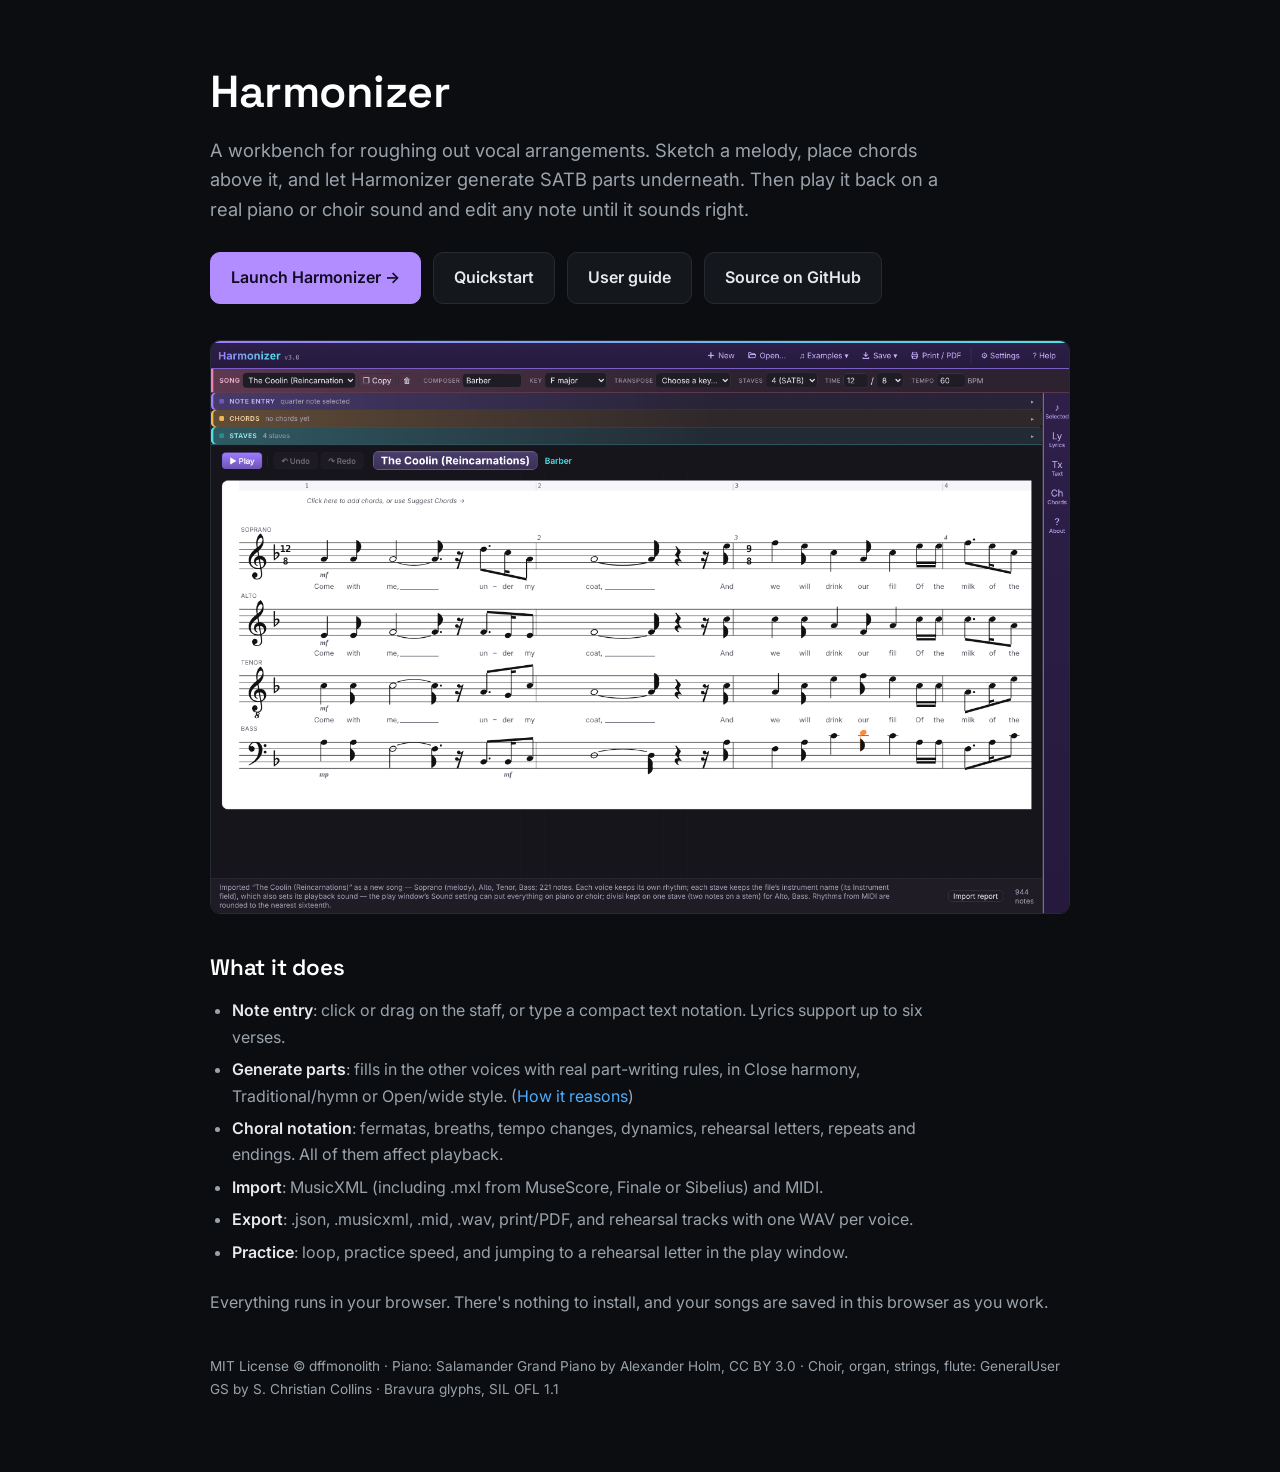
<file: index.html>
<!DOCTYPE html>
<html lang="en">
<head>
<meta charset="UTF-8">
<meta name="viewport" content="width=device-width, initial-scale=1.0">
<title>Harmonizer</title>
<link rel="icon" href="favicon.svg" type="image/svg+xml">
<meta name="description" content="Harmonizer: sketch a vocal line, add chords, and generate SATB parts, right in your browser.">
<link rel="preconnect" href="https://fonts.googleapis.com">
<link rel="preconnect" href="https://fonts.gstatic.com" crossorigin>
<link href="https://fonts.googleapis.com/css2?family=Space+Grotesk:wght@500;600;700&family=Inter:wght@400;500;600&family=IBM+Plex+Mono:wght@400;500&display=swap" rel="stylesheet">
<link rel="stylesheet" href="assets/site.css">
<style>
  .land { max-width: 900px; margin: 0 auto; padding: 56px 20px 72px; }
  .land h1 { font-family: var(--font-display); font-size: 2.8rem; color: #fff; margin: 0 0 8px; }
  .land .lede { color: var(--text-dim); font-size: 1.15rem; line-height: 1.6; max-width: 62ch; margin: 0 0 28px; }
  .land p, .land li { color: var(--text-dim); line-height: 1.65; }
  .land ul { margin: 0 0 24px 22px; max-width: 70ch; }
  .land li { margin-bottom: 6px; }
  .land b { color: var(--text); font-weight: 600; }
  .land a { color: var(--cyan); }
  .btns { display: flex; flex-wrap: wrap; gap: 12px; margin: 0 0 36px; }
  .btn { display: inline-block; padding: 12px 20px; border-radius: 10px; border: 1px solid var(--line); background: var(--bg-raised);
         color: var(--text) !important; text-decoration: none; font-weight: 600; }
  .btn.primary { background: var(--violet, #b28dff); border-color: var(--violet, #b28dff); color: #120b22 !important; }
  .btn:hover { border-color: var(--cyan); }
  .shot { margin: 0 0 36px; }
  .shot img { width: 100%; height: auto; border-radius: 10px; border: 1px solid var(--line); display: block; }
  .land h2 { font-family: var(--font-display); font-size: 1.4rem; color: #fff; margin: 32px 0 12px; }
  .foot { color: var(--text-faint); font-size: .85rem; margin-top: 40px; }
</style>
</head>
<body>
<main class="land">
  <h1>Harmonizer</h1>
  <p class="lede">A workbench for roughing out vocal arrangements. Sketch a melody, place chords above it, and let Harmonizer generate SATB parts underneath. Then play it back on a real piano or choir sound and edit any note until it sounds right.</p>
  <div class="btns">
    <a class="btn primary" href="app/harmonizer.html">Launch Harmonizer &rarr;</a>
    <a class="btn" href="quickstart.html">Quickstart</a>
    <a class="btn" href="guide.html">User guide</a>
    <a class="btn" href="https://github.com/dffmonolith/harmonizer">Source on GitHub</a>
  </div>
  <figure class="shot"><img src="docs/screenshots/harmonizer-1-coolin.png" alt="Barber's The Coolin open in Harmonizer on four staves"></figure>

  <h2>What it does</h2>
  <ul>
    <li><b>Note entry</b>: click or drag on the staff, or type a compact text notation. Lyrics support up to six verses.</li>
    <li><b>Generate parts</b>: fills in the other voices with real part-writing rules, in Close harmony, Traditional/hymn or Open/wide style. (<a href="docs/harmonizer-partwriting-guide.pdf">How it reasons</a>)</li>
    <li><b>Choral notation</b>: fermatas, breaths, tempo changes, dynamics, rehearsal letters, repeats and endings. All of them affect playback.</li>
    <li><b>Import</b>: MusicXML (including .mxl from MuseScore, Finale or Sibelius) and MIDI.</li>
    <li><b>Export</b>: .json, .musicxml, .mid, .wav, print/PDF, and rehearsal tracks with one WAV per voice.</li>
    <li><b>Practice</b>: loop, practice speed, and jumping to a rehearsal letter in the play window.</li>
  </ul>
  <p>Everything runs in your browser. There's nothing to install, and your songs are saved in this browser as you work.</p>

  <p class="foot">MIT License &copy; dffmonolith &middot; Piano: Salamander Grand Piano by Alexander Holm, CC BY 3.0 &middot; Choir, organ, strings, flute: GeneralUser GS by S. Christian Collins &middot; Bravura glyphs, SIL OFL 1.1</p>
</main>
</body>
</html>
</file>
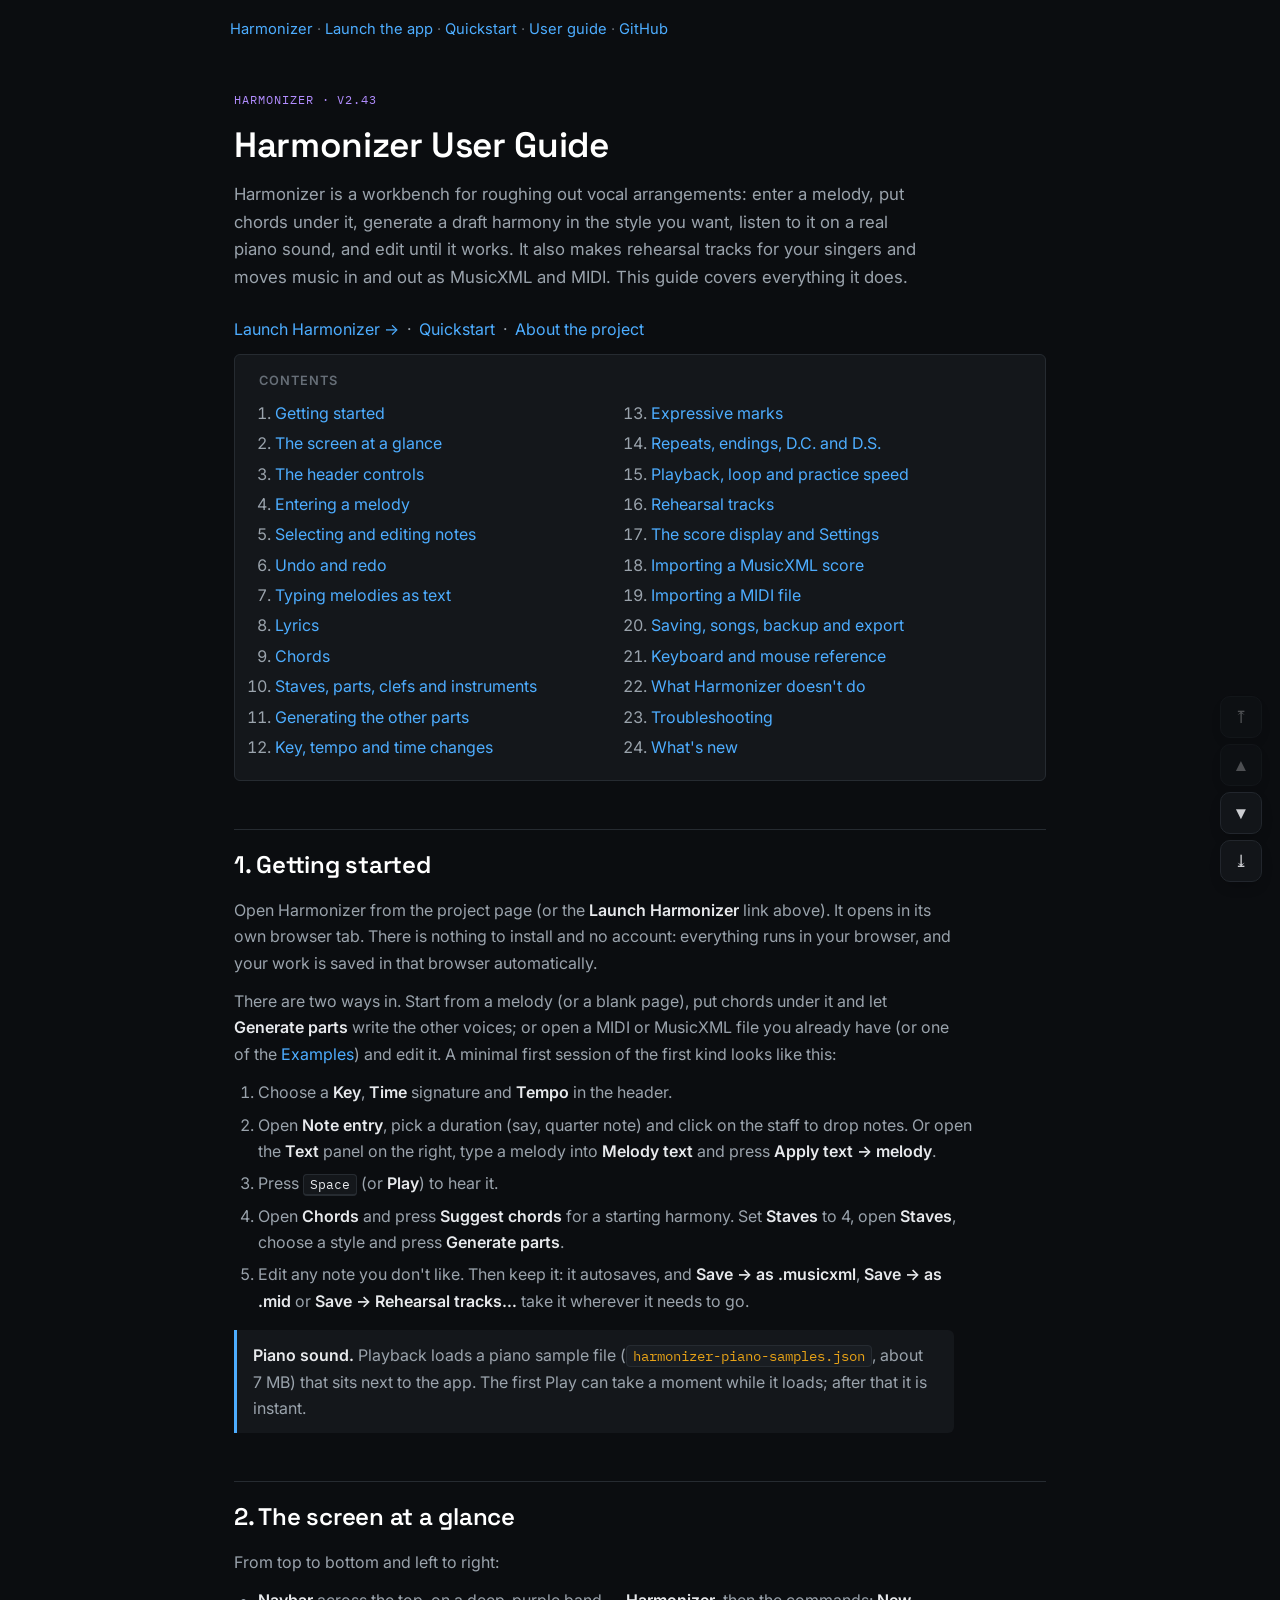
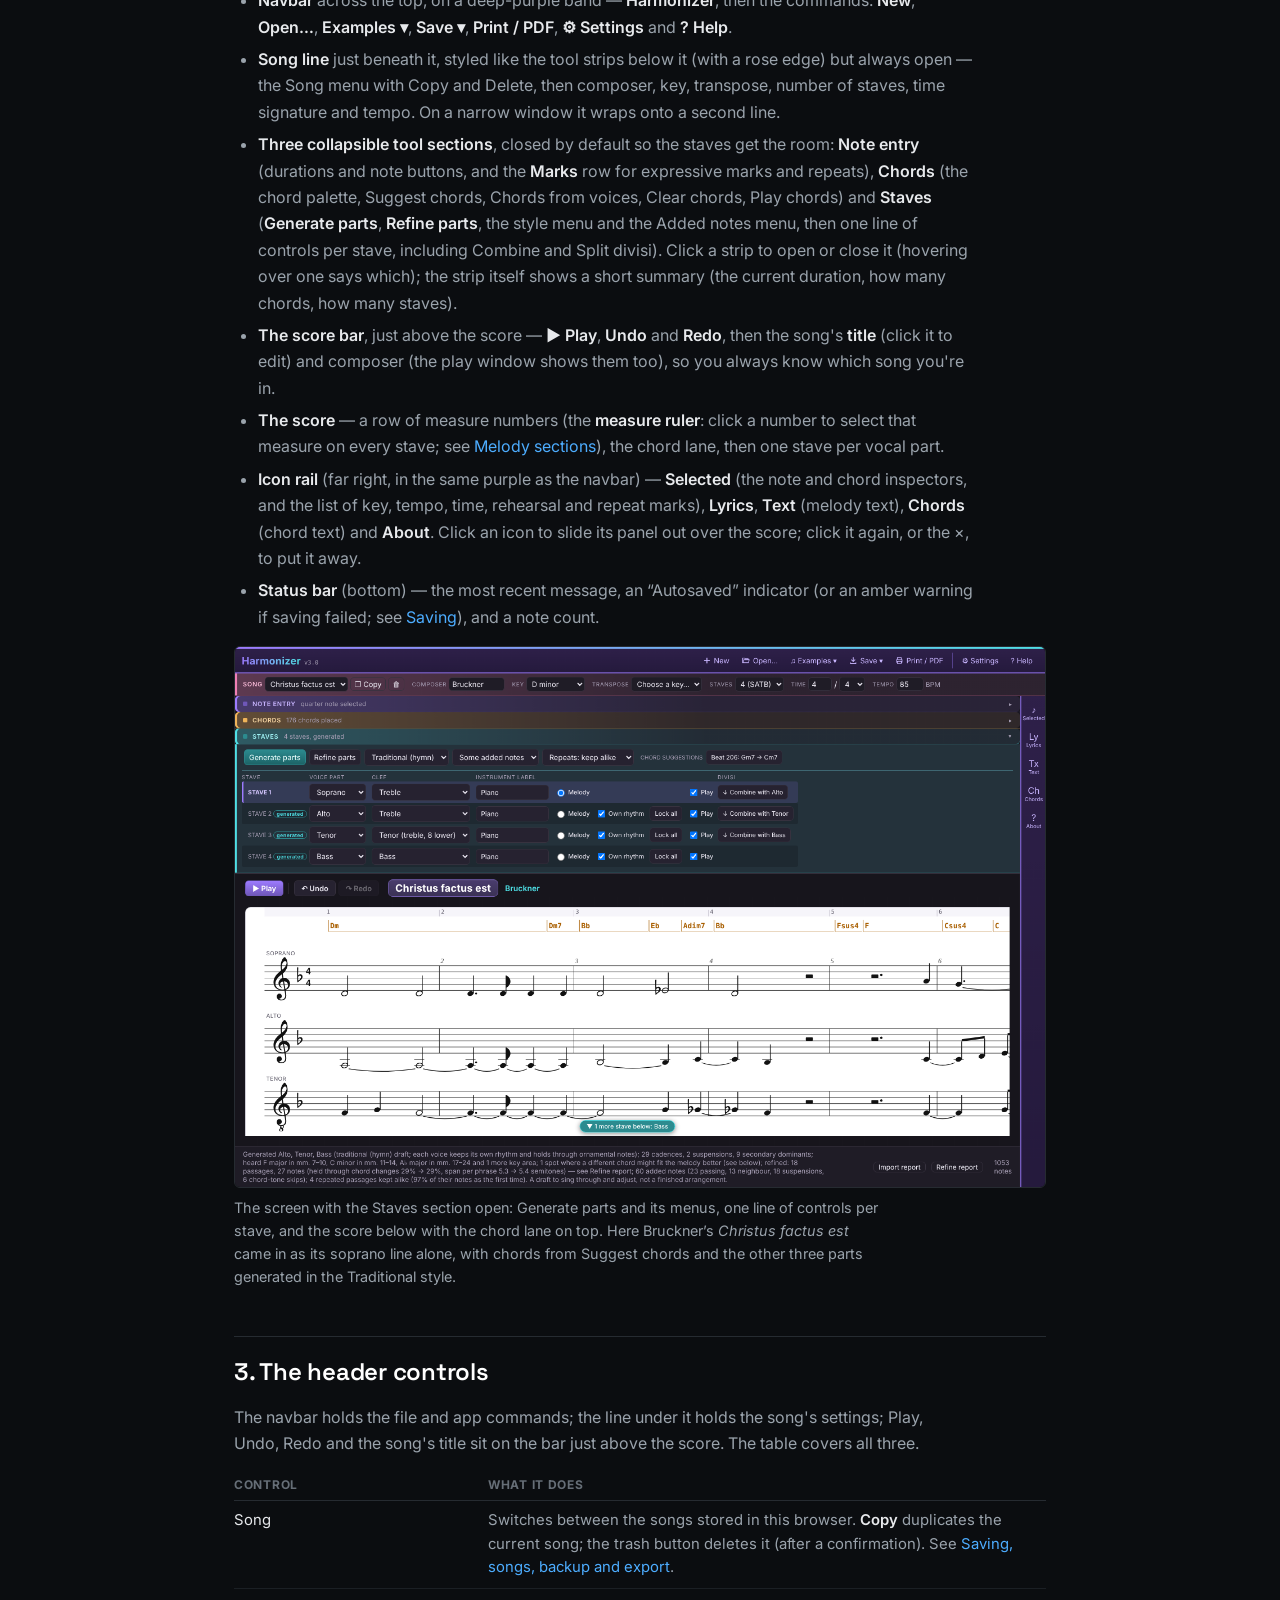
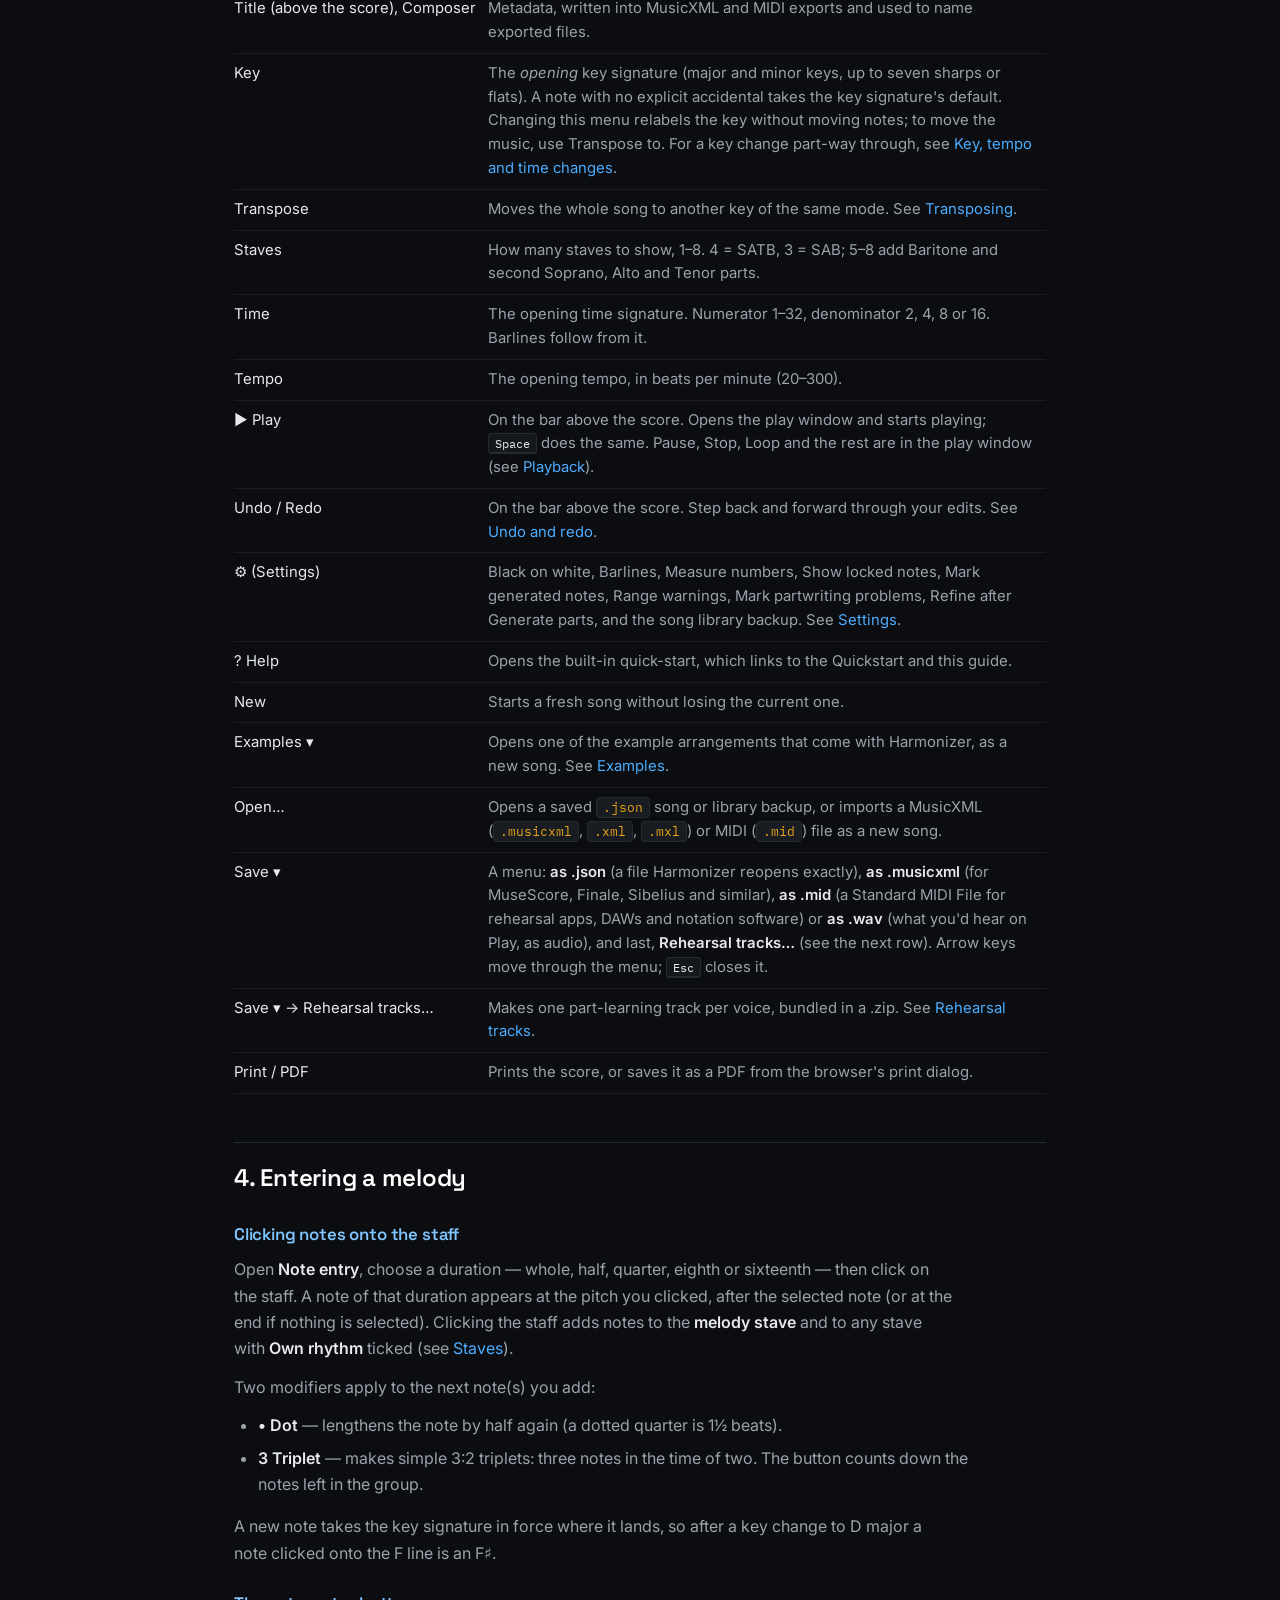
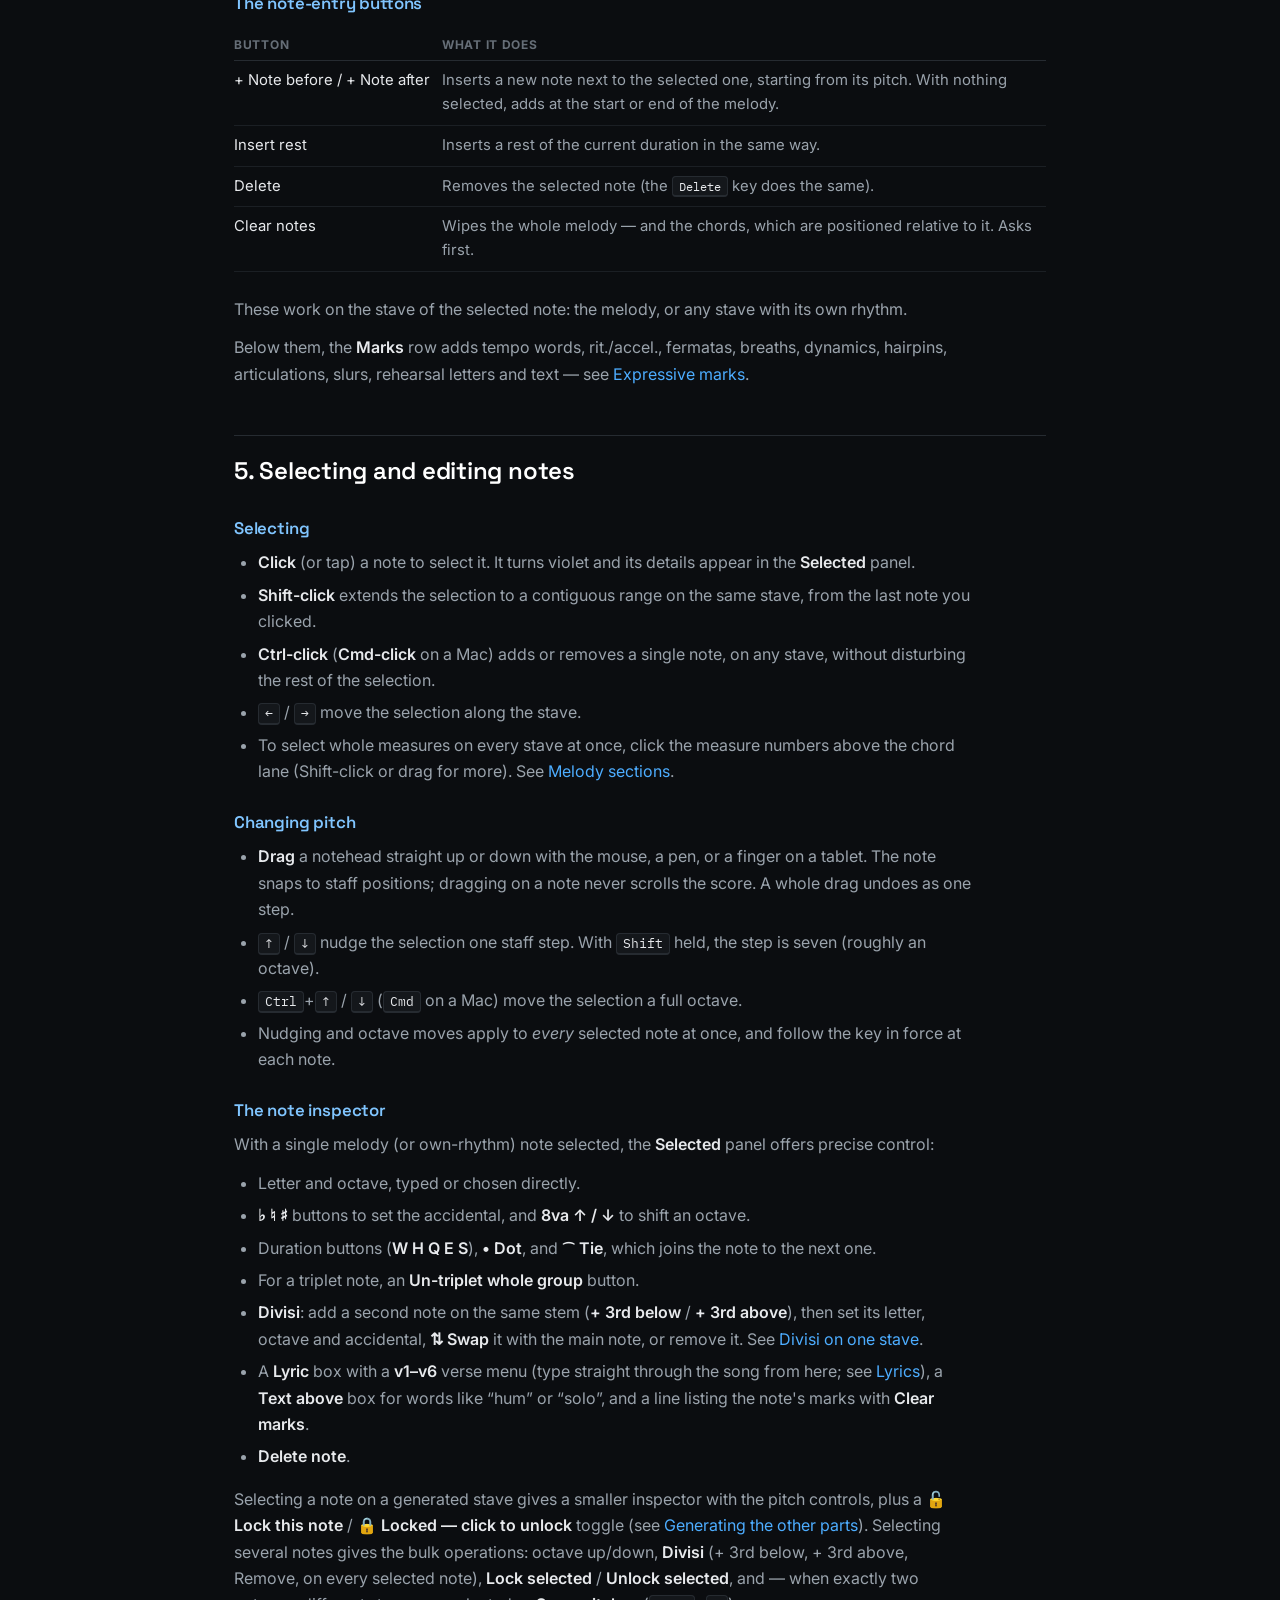
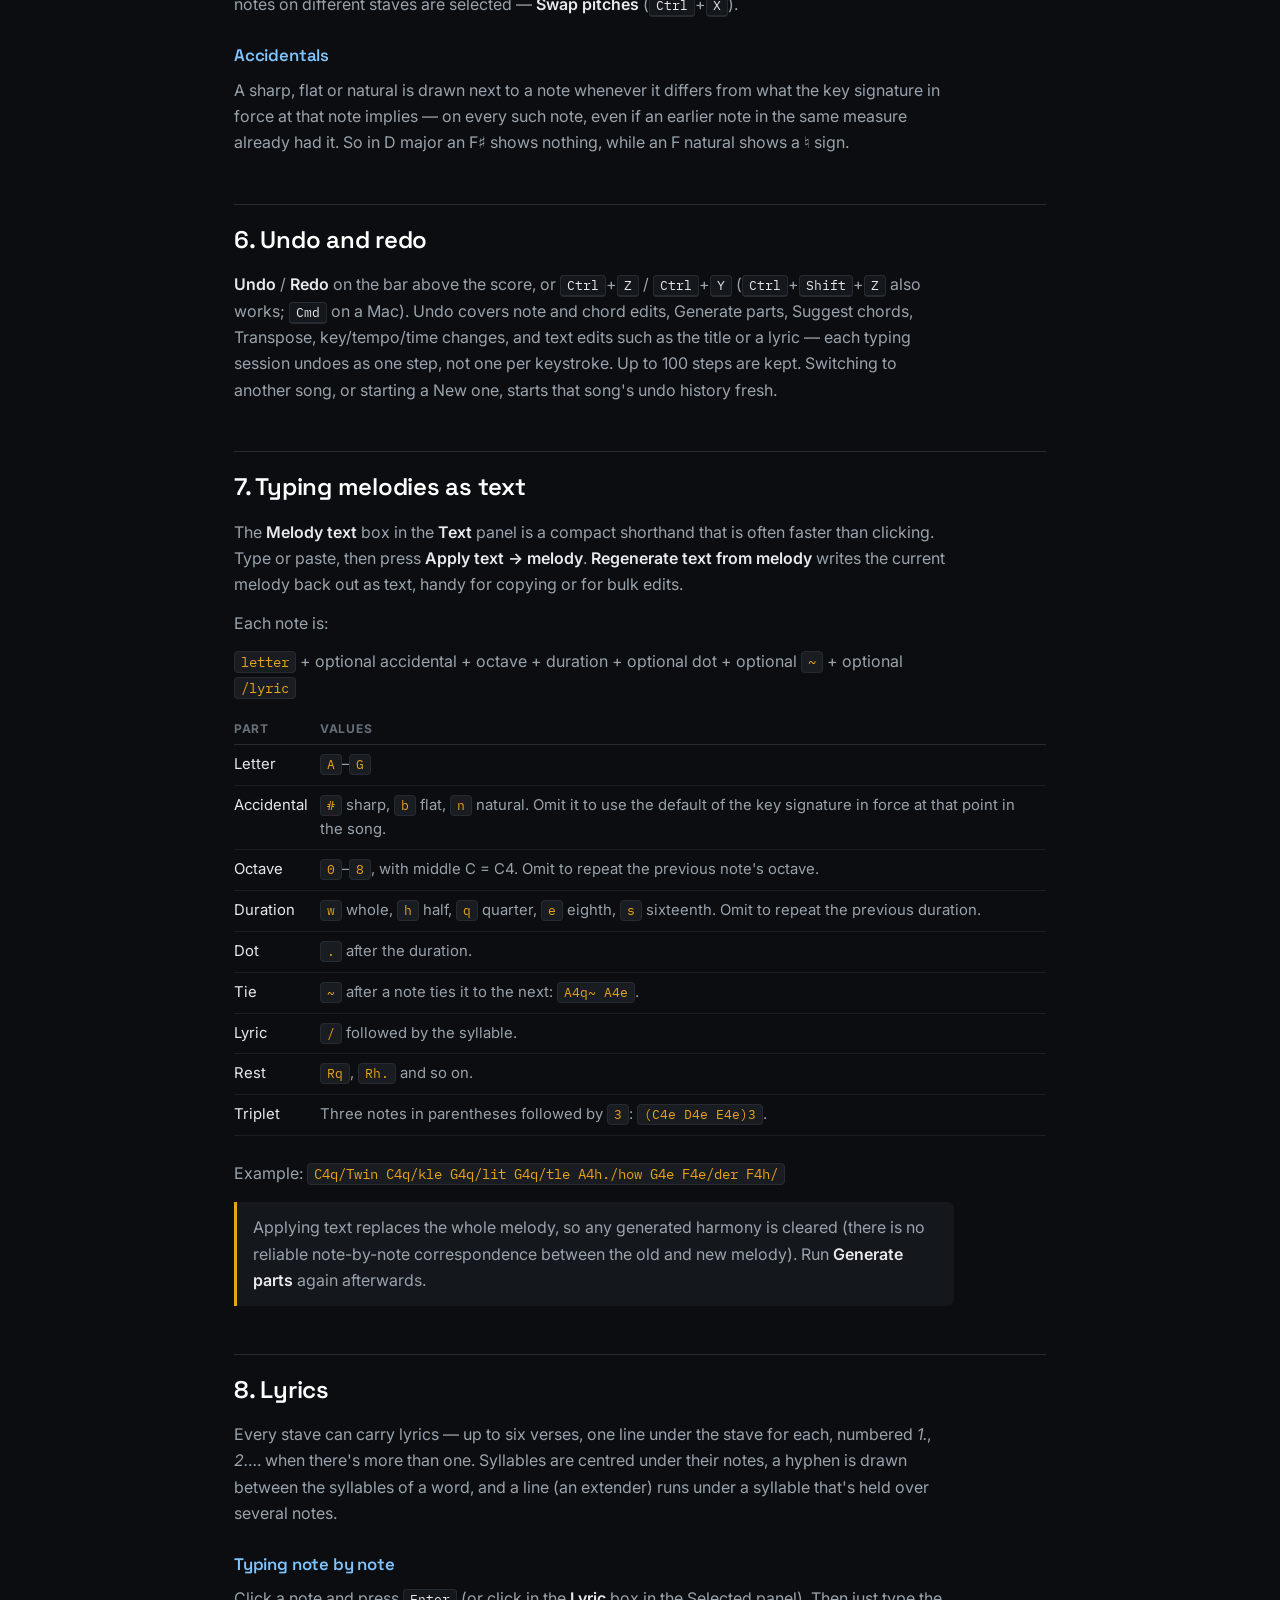
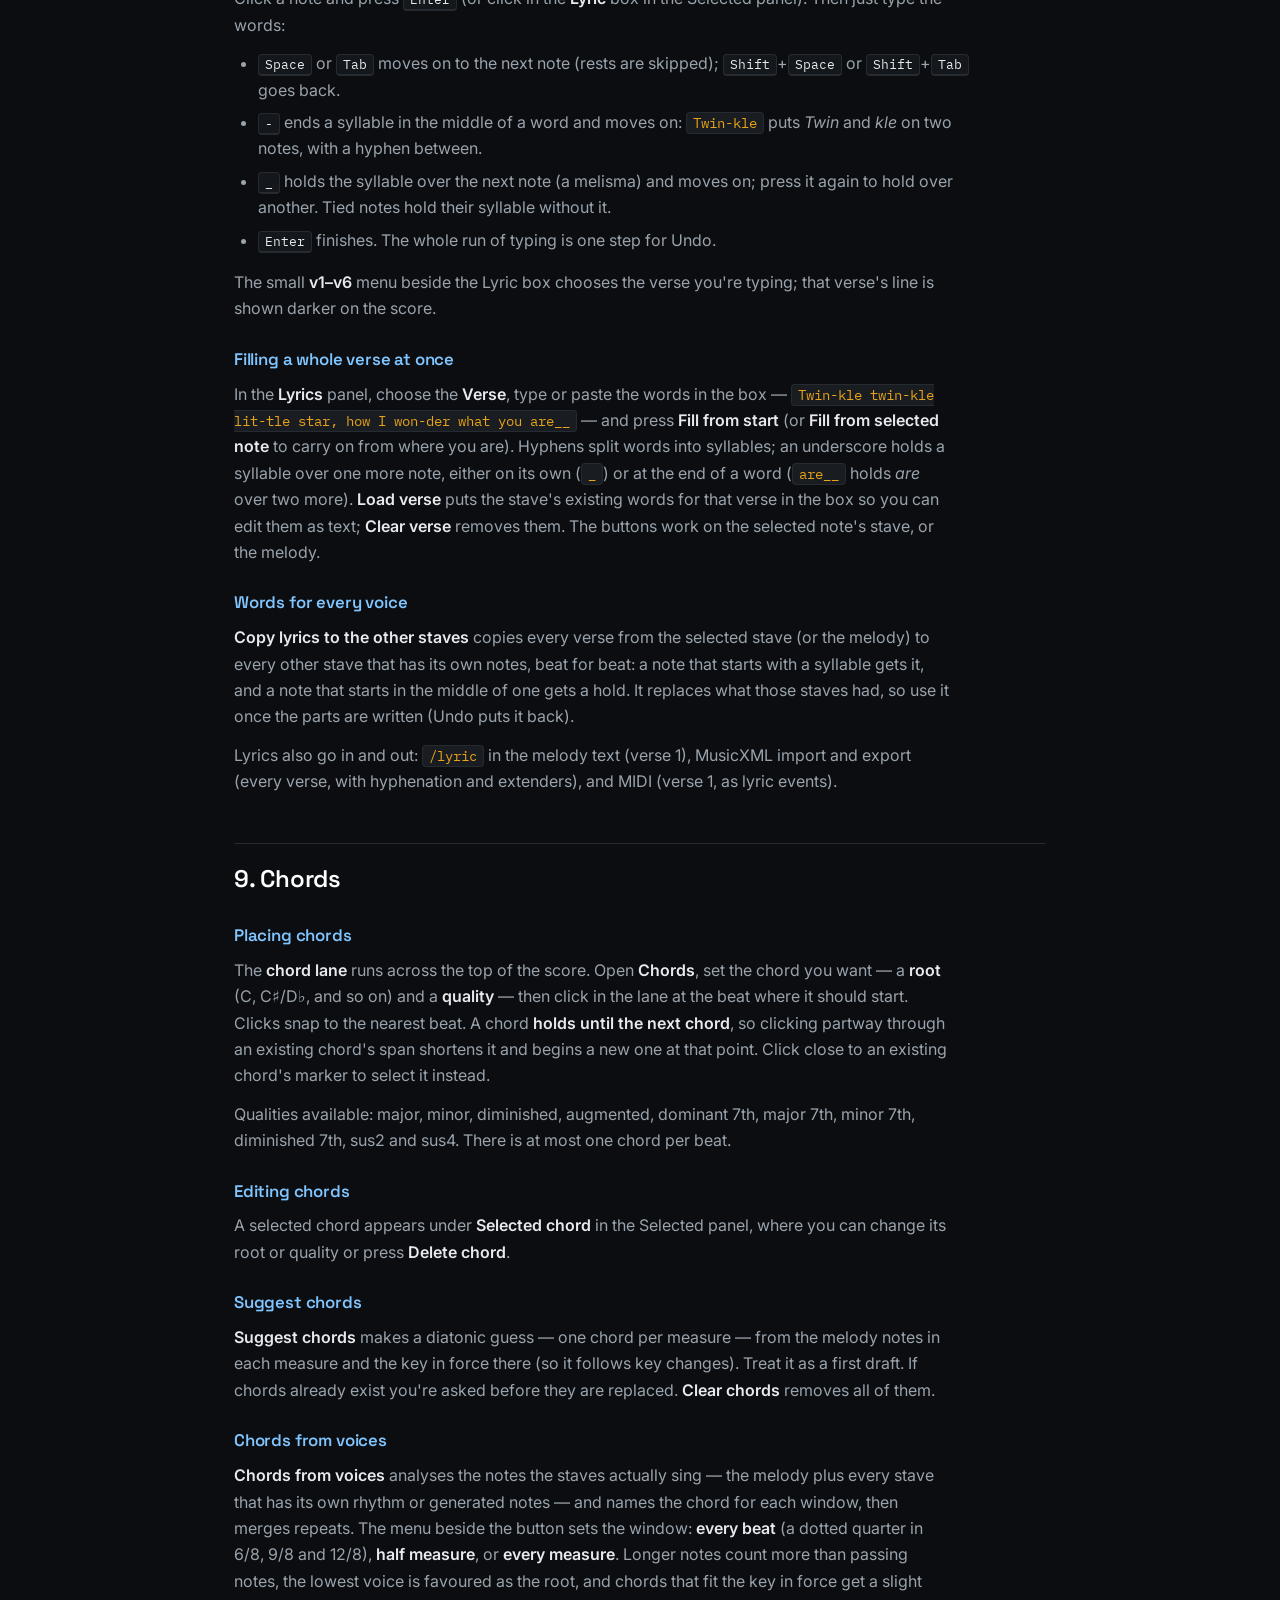
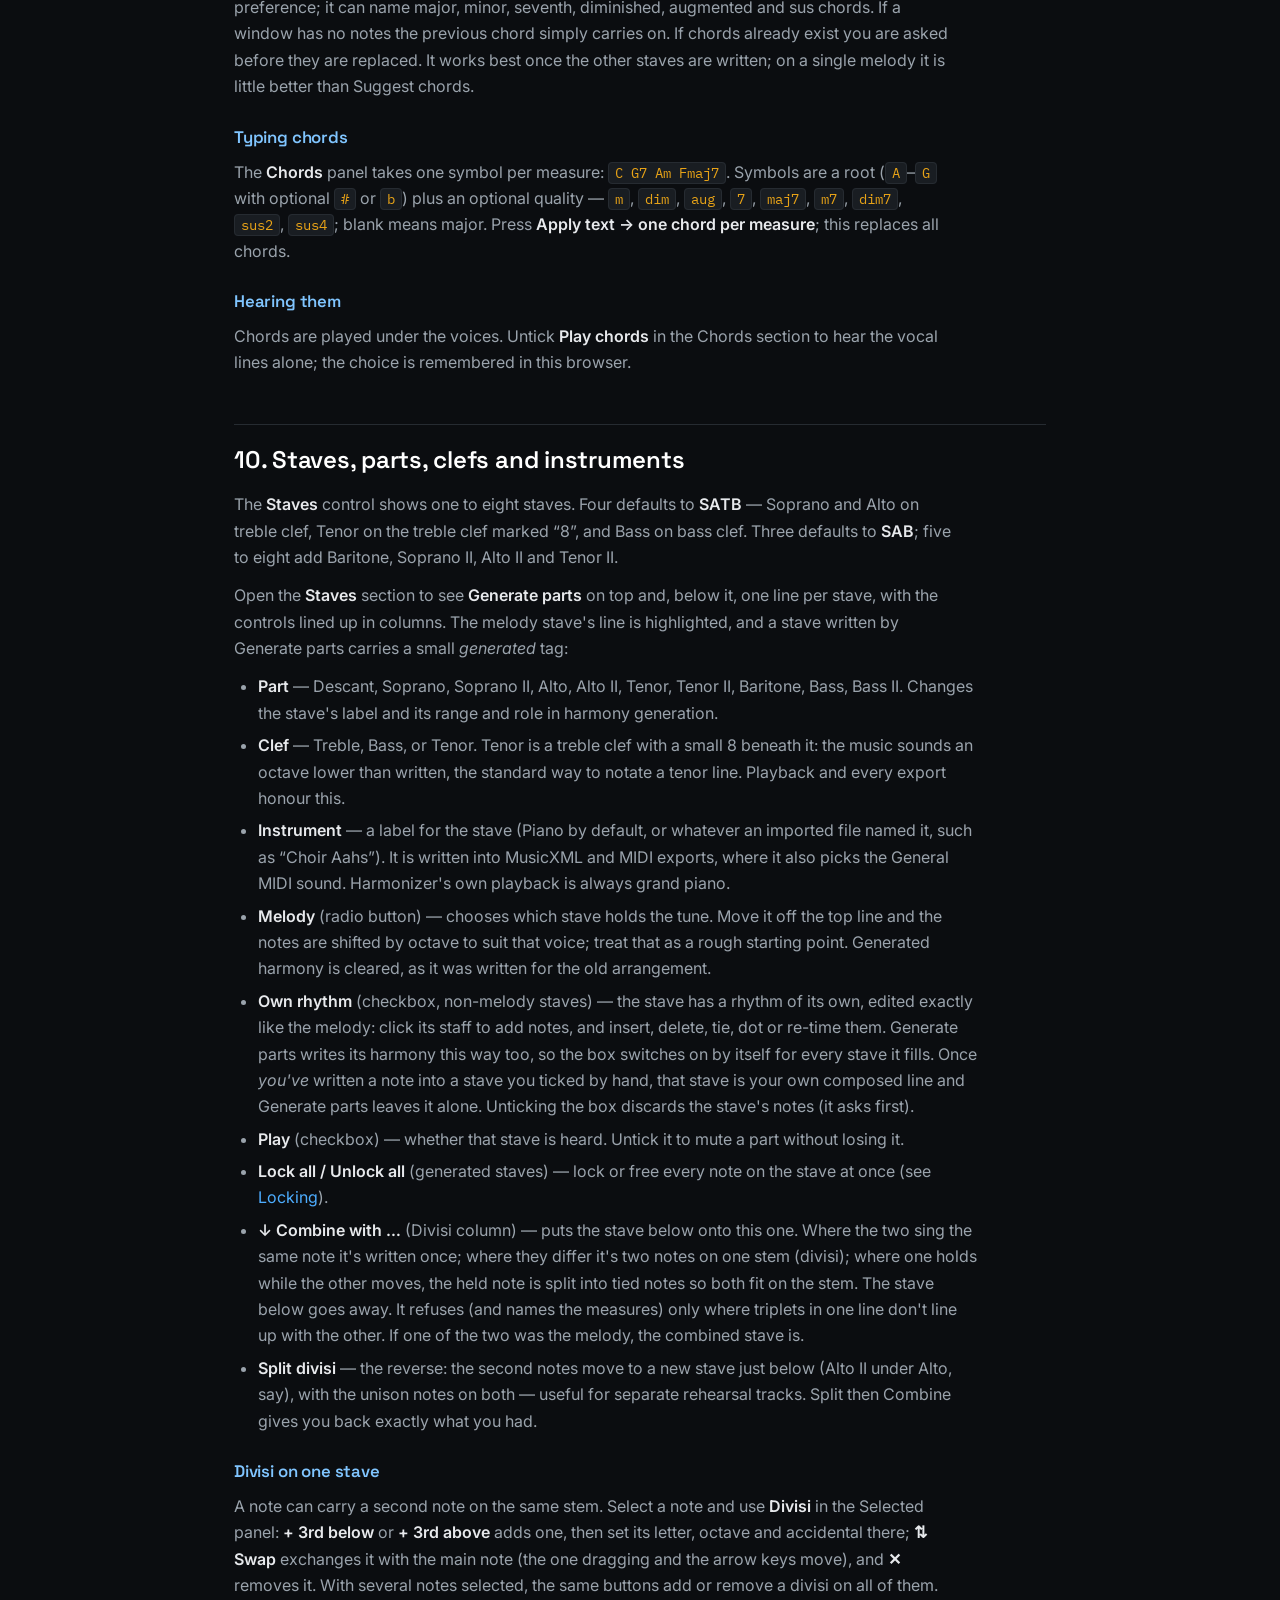
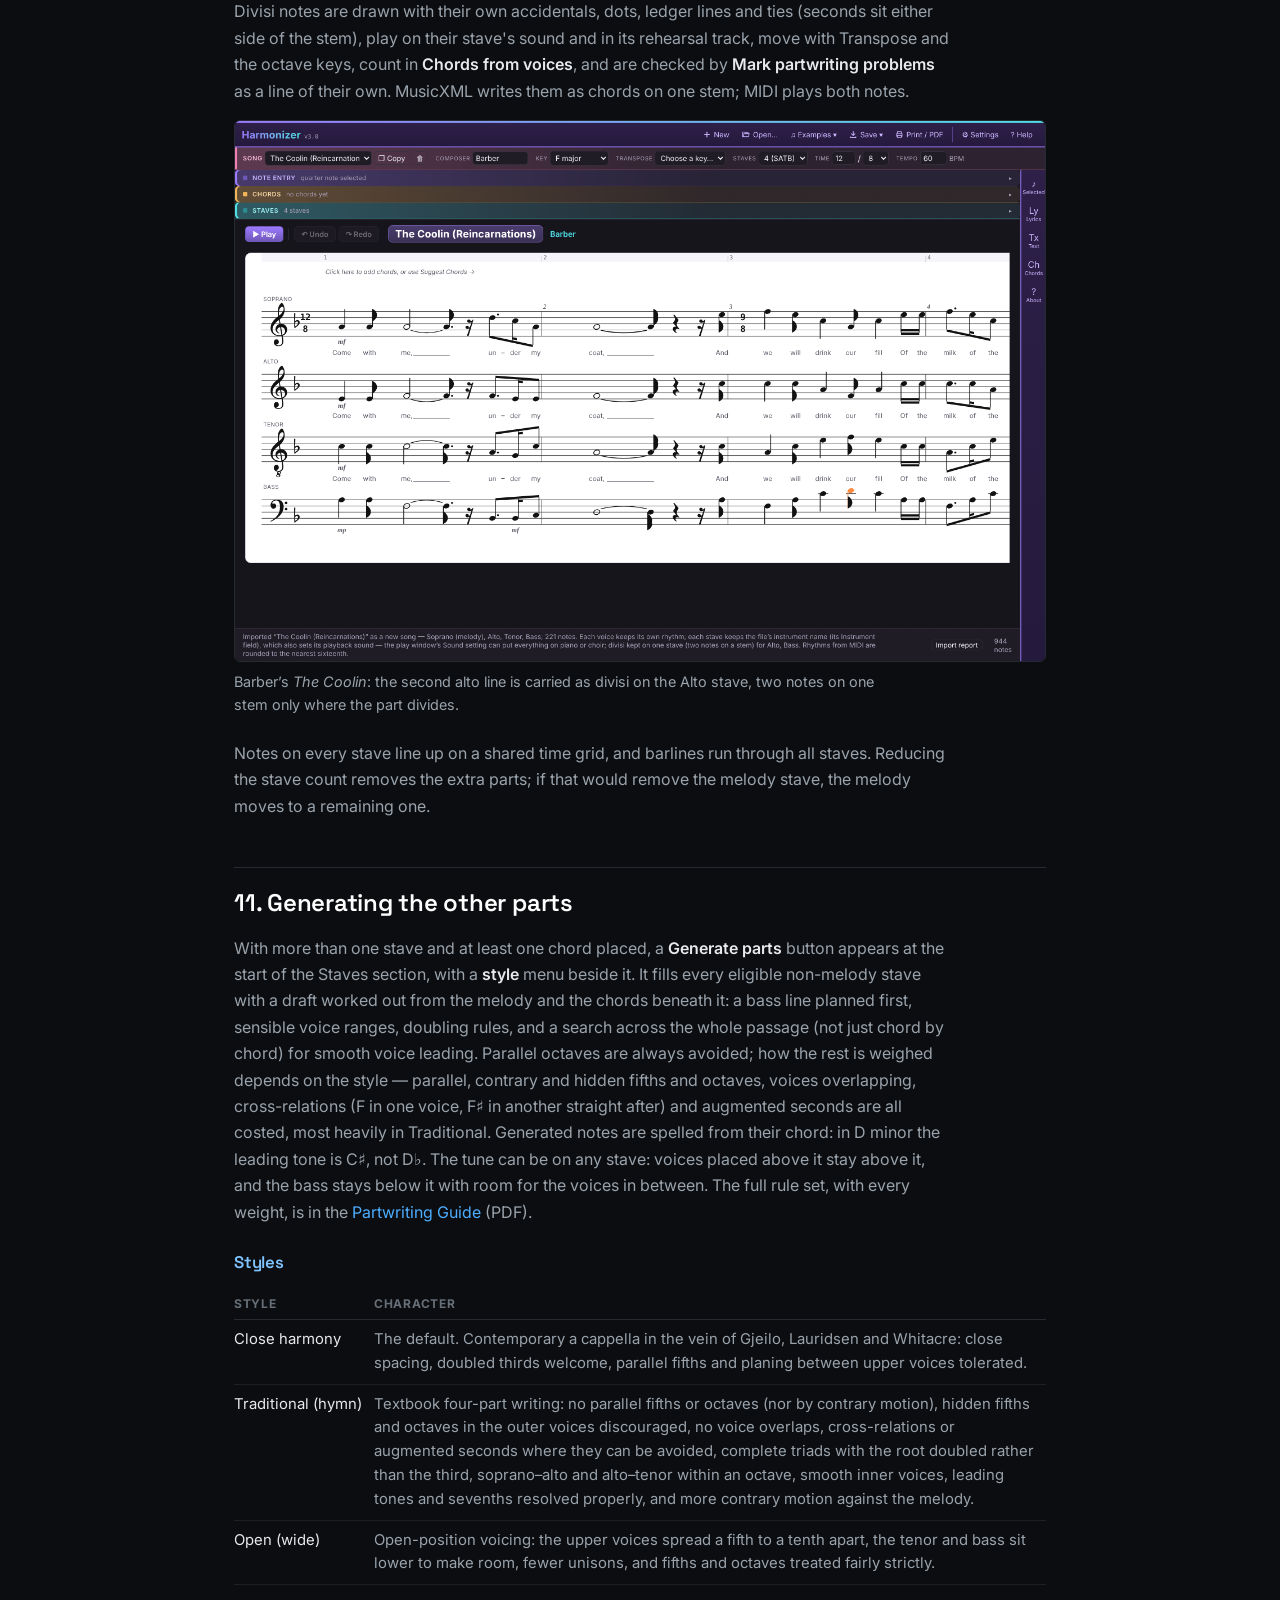
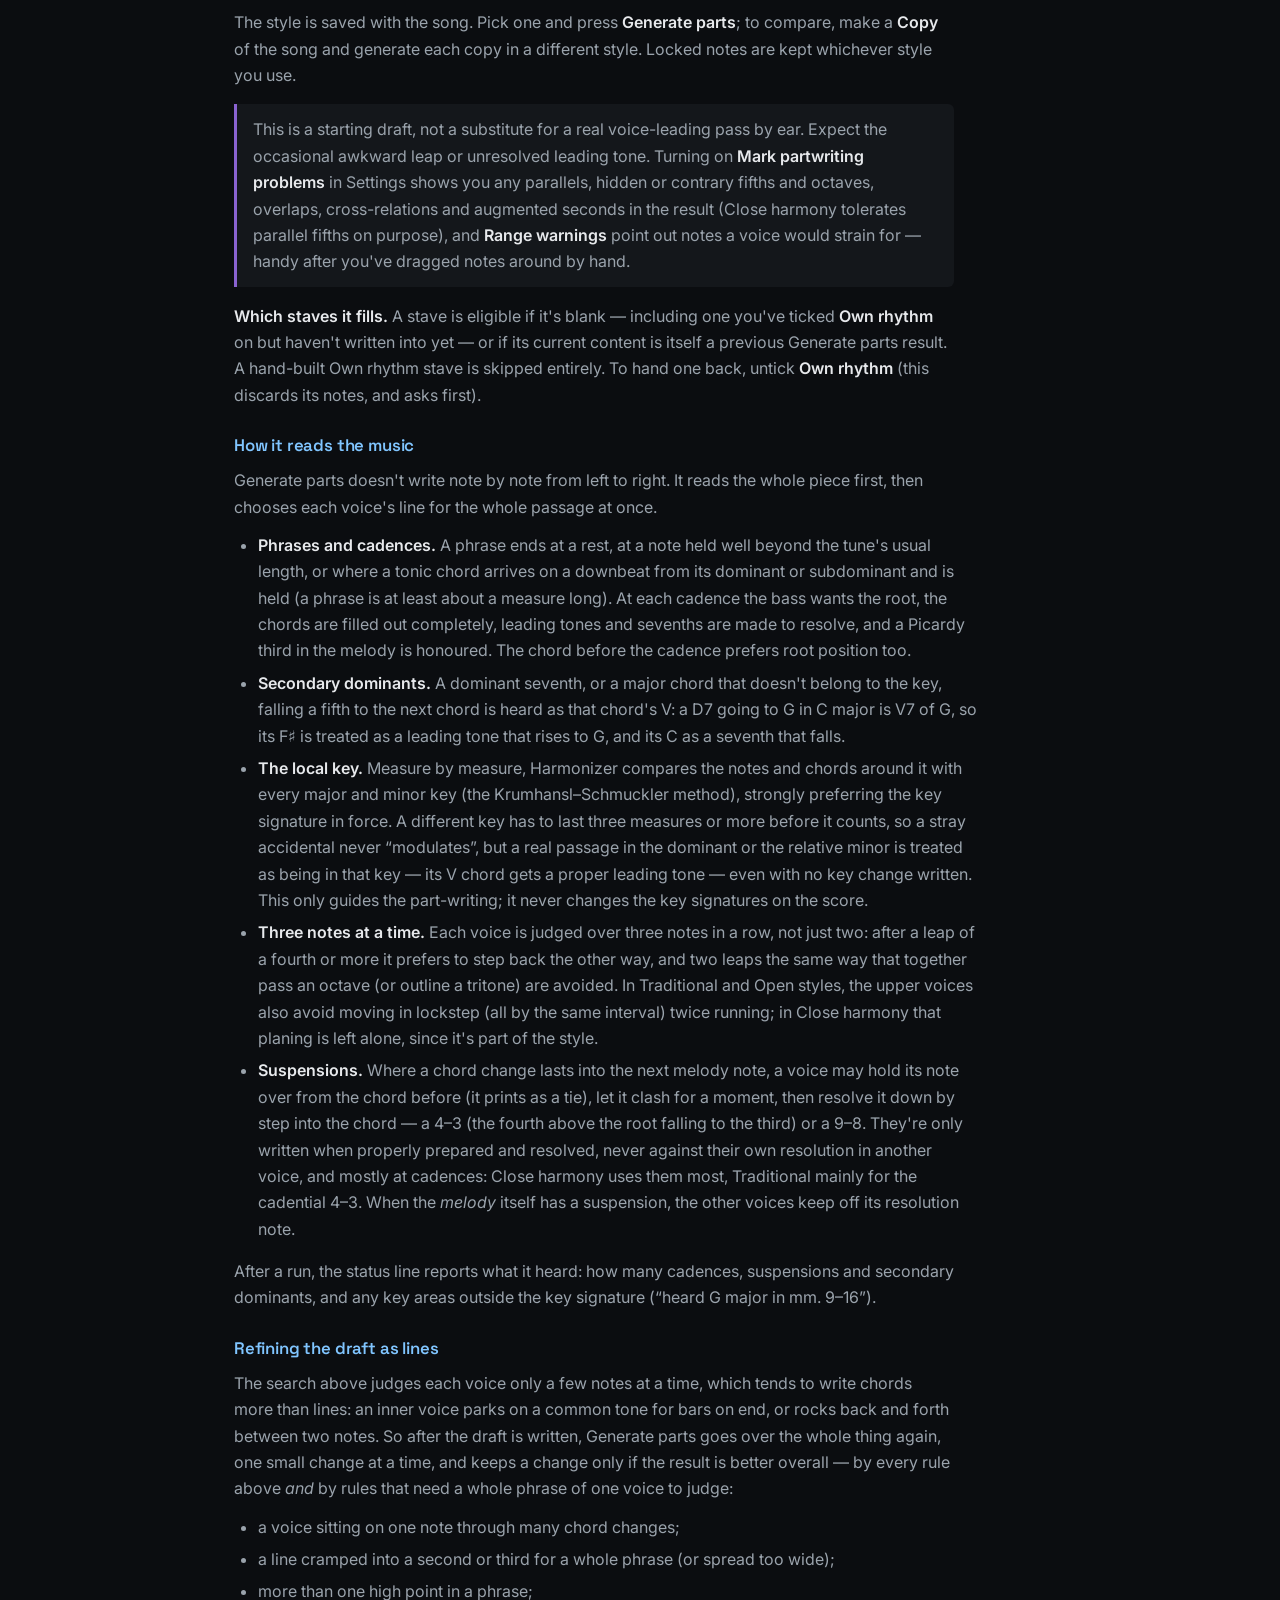
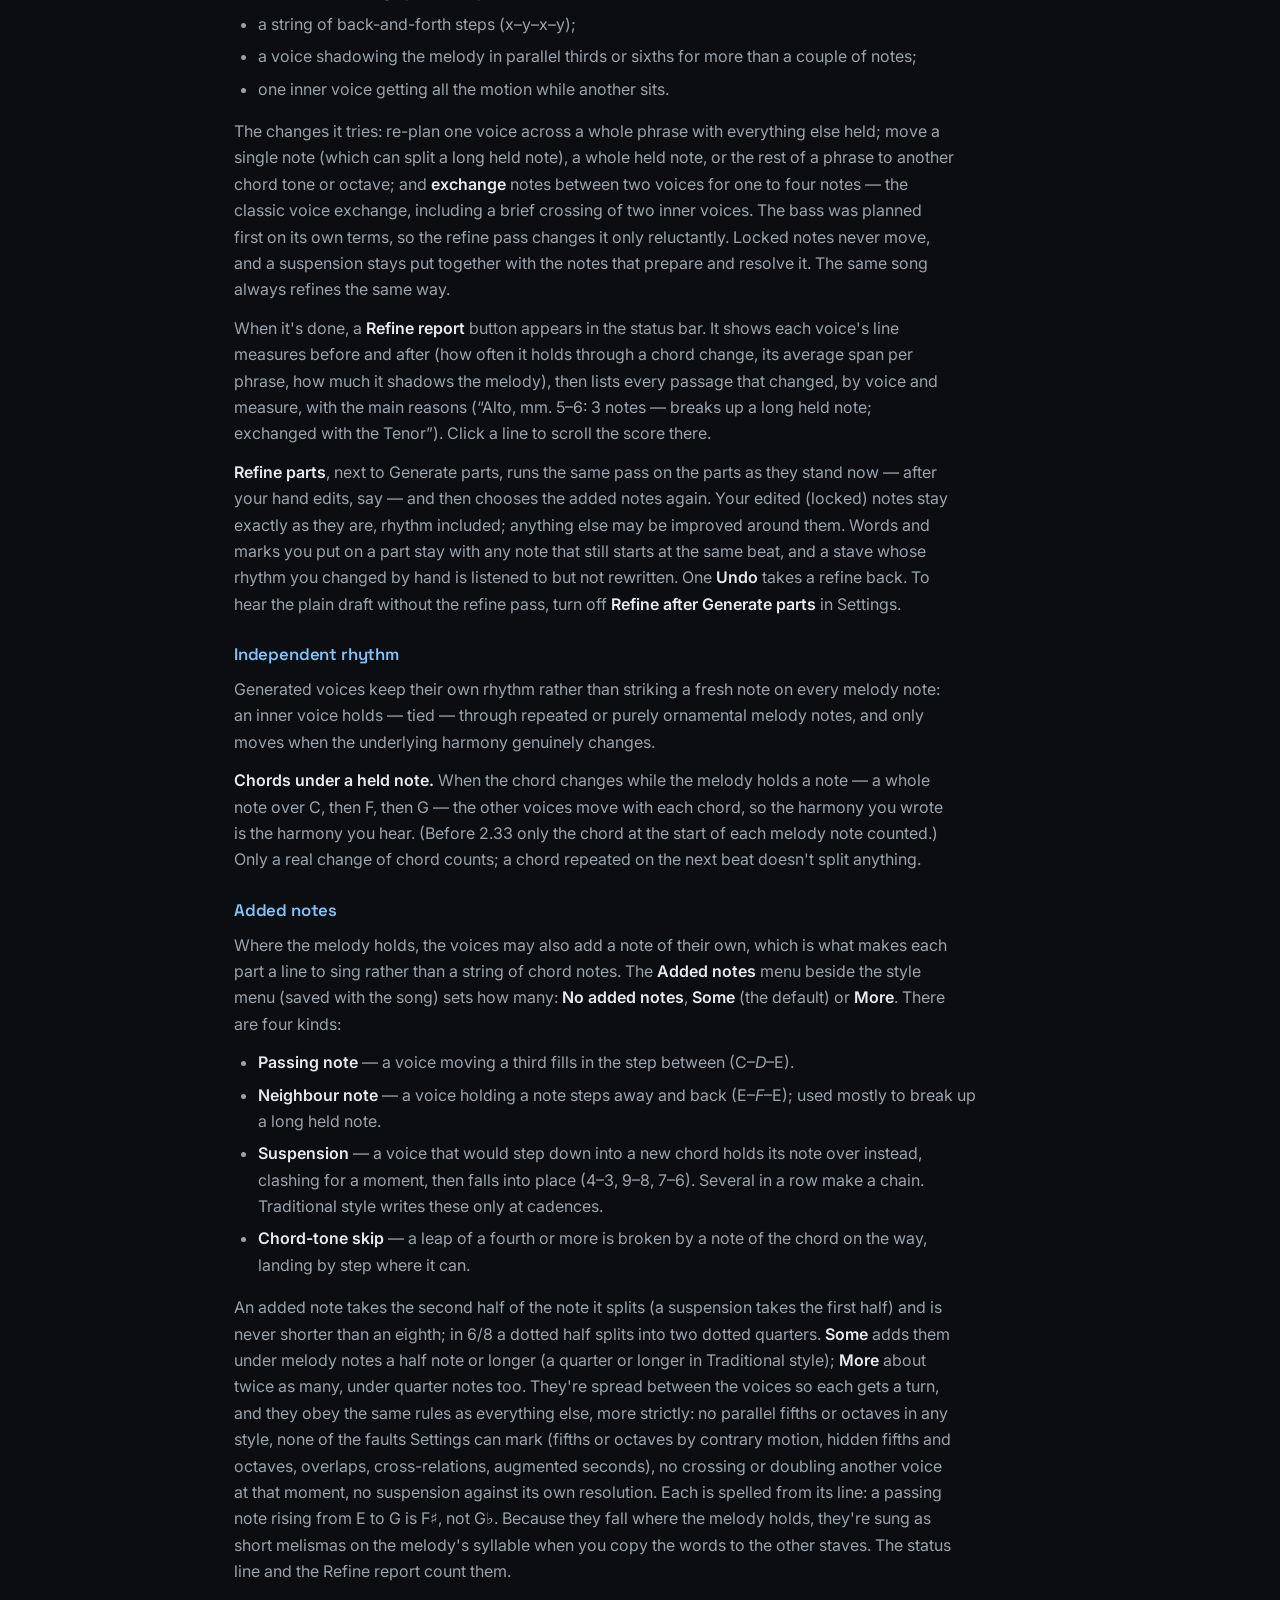
<file: guide.html>
<!DOCTYPE html>
<html lang="en">
<head>
<meta charset="UTF-8">
<meta name="viewport" content="width=device-width, initial-scale=1.0">
<title>Harmonizer User Guide — DFF</title>
<link rel="icon" href="favicon.svg" type="image/svg+xml">
<meta name="description" content="Complete user guide for Harmonizer 2.38: melodies, chords and lyrics, generating SATB parts in three styles, partwriting checks, melody sections and chords-only passages, key and tempo changes, expressive marks (dynamics, fermatas, rit., articulations, rehearsal letters), repeats and D.C./D.S., lyrics in several verses, playback, loop and practice speed, rehearsal tracks, MusicXML and MIDI import and export.">

<link rel="preconnect" href="https://fonts.googleapis.com">
<link rel="preconnect" href="https://fonts.gstatic.com" crossorigin>
<link href="https://fonts.googleapis.com/css2?family=Space+Grotesk:wght@500;600;700&family=Inter:wght@400;500;600&family=IBM+Plex+Mono:wght@400;500&display=swap" rel="stylesheet">
<link rel="stylesheet" href="assets/site.css">
<style>
  .guide { max-width: 860px; margin: 0 auto; padding: var(--sp-7) var(--sp-5) var(--sp-8); }
  .guide h1 { font-family: var(--font-display); font-size: 2.2rem; color: #fff; margin-bottom: var(--sp-2); }
  .guide .lede { color: var(--text-dim); font-size: 1.05rem; margin-bottom: var(--sp-5); max-width: 62ch; }
  .guide h2 { font-family: var(--font-display); font-size: 1.5rem; color: #fff; margin: var(--sp-7) 0 var(--sp-3); padding-top: var(--sp-4); border-top: 1px solid var(--line); }
  .guide h3 { font-size: 1.05rem; color: var(--cyan-bright); margin: var(--sp-5) 0 var(--sp-2); }
  .guide p, .guide li { color: var(--text-dim); line-height: 1.65; }
  .guide p { margin-bottom: var(--sp-3); max-width: 72ch; }
  .guide ul, .guide ol { margin: 0 0 var(--sp-4) var(--sp-5); max-width: 72ch; }
  .guide li { margin-bottom: 6px; }
  .guide a { color: var(--cyan); }
  .guide b, .guide strong { color: var(--text); font-weight: 600; }
  .guide code { font-family: var(--font-mono); font-size: .88em; background: var(--bg-inset); border: 1px solid var(--line); border-radius: 4px; padding: 1px 6px; color: var(--amber); }
  .guide kbd { font-family: var(--font-mono); font-size: .82em; background: var(--bg-raised); border: 1px solid var(--line); border-bottom-width: 2px; border-radius: 4px; padding: 1px 6px; color: var(--text); white-space: nowrap; }
  .toc { background: var(--bg-raised); border: 1px solid var(--line); border-radius: var(--radius); padding: var(--sp-4) var(--sp-5); margin-bottom: var(--sp-5); }
  .toc h2 { font-size: .8rem; text-transform: uppercase; letter-spacing: .08em; color: var(--text-faint); border: 0; margin: 0 0 var(--sp-2); padding: 0; font-family: var(--font-body); }
  .toc ol { columns: 2; column-gap: var(--sp-6); margin: 0 0 0 var(--sp-4); }
  .toc li { margin-bottom: 4px; break-inside: avoid; }
  .note { background: var(--bg-raised); border-left: 3px solid var(--violet-dim); border-radius: 0 var(--radius) var(--radius) 0; padding: var(--sp-3) var(--sp-4); margin: var(--sp-4) 0; max-width: 72ch; }
  .note p { margin: 0; }
  .note.tip { border-left-color: var(--cyan); }
  .note.warn { border-left-color: var(--amber); }
  .tbl-wrap { overflow-x: auto; margin: var(--sp-3) 0 var(--sp-5); }
  .guide table { border-collapse: collapse; width: 100%; font-size: .93rem; }
  .guide th { text-align: left; color: var(--text-faint); font-size: .75rem; text-transform: uppercase; letter-spacing: .06em; padding: 6px 12px 6px 0; border-bottom: 1px solid var(--line); }
  .guide td { padding: 8px 12px 8px 0; border-bottom: 1px solid var(--line-soft); color: var(--text-dim); vertical-align: top; }
  .guide td:first-child { color: var(--text); white-space: nowrap; }
  .guide table.marks-tbl { table-layout: fixed; }
  .shot { margin: var(--sp-4) 0 var(--sp-5); }
  .shot img { display: block; width: 100%; height: auto; border: 1px solid var(--line); border-radius: var(--radius); }
  .shot figcaption { color: var(--text-dim); font-size: .9rem; margin-top: var(--sp-2); max-width: 72ch; }
  .guide table.marks-tbl td:first-child { white-space: normal; }
  @media (max-width: 640px) { .toc ol { columns: 1; } .guide td:first-child { white-space: normal; } }
  .gh-nav { max-width: 860px; margin: 0 auto; padding: 18px 20px 0; font-size: .92rem; color: var(--text-faint); }
  .gh-nav a { color: var(--cyan); text-decoration: none; }
  .gh-nav a:hover { text-decoration: underline; }
</style>
</head>
<body data-nav="projects">

<nav class="gh-nav"><a href="index.html">Harmonizer</a> &middot; <a href="app/harmonizer.html">Launch the app</a> &middot; <a href="quickstart.html">Quickstart</a> &middot; <a href="guide.html">User guide</a> &middot; <a href="https://github.com/dffmonolith/harmonizer">GitHub</a></nav>

<main>
<article class="guide">

  <span class="eyebrow">Harmonizer &middot; v2.43</span>
  <h1>Harmonizer User Guide</h1>
  <p class="lede">Harmonizer is a workbench for roughing out vocal arrangements: enter a melody, put chords under it, generate a draft harmony in the style you want, listen to it on a real piano sound, and edit until it works. It also makes rehearsal tracks for your singers and moves music in and out as MusicXML and MIDI. This guide covers everything it does.</p>
  <p><a href="app/harmonizer.html" target="dff-app-harmonizer">Launch Harmonizer &rarr;</a> &nbsp;&middot;&nbsp; <a href="quickstart.html">Quickstart</a> &nbsp;&middot;&nbsp; <a href="index.html">About the project</a></p>

  <nav class="toc" aria-label="Contents">
    <h2>Contents</h2>
    <ol>
      <li><a href="#start">Getting started</a></li>
      <li><a href="#screen">The screen at a glance</a></li>
      <li><a href="#header">The header controls</a></li>
      <li><a href="#melody">Entering a melody</a></li>
      <li><a href="#editing">Selecting and editing notes</a></li>
      <li><a href="#undo">Undo and redo</a></li>
      <li><a href="#text">Typing melodies as text</a></li>
      <li><a href="#lyrics">Lyrics</a></li>
      <li><a href="#chords">Chords</a></li>
      <li><a href="#staves">Staves, parts, clefs and instruments</a></li>
      <li><a href="#generate">Generating the other parts</a></li>
      <li><a href="#changes">Key, tempo and time changes</a></li>
      <li><a href="#marks">Expressive marks</a></li>
      <li><a href="#repeats">Repeats, endings, D.C. and D.S.</a></li>
      <li><a href="#play">Playback, loop and practice speed</a></li>
      <li><a href="#rehearsal">Rehearsal tracks</a></li>
      <li><a href="#score">The score display and Settings</a></li>
      <li><a href="#import">Importing a MusicXML score</a></li>
      <li><a href="#midi">Importing a MIDI file</a></li>
      <li><a href="#save">Saving, songs, backup and export</a></li>
      <li><a href="#keys">Keyboard and mouse reference</a></li>
      <li><a href="#limits">What Harmonizer doesn't do</a></li>
      <li><a href="#trouble">Troubleshooting</a></li>
      <li><a href="#new">What's new</a></li>
    </ol>
  </nav>

  <h2 id="start">1. Getting started</h2>
  <p>Open Harmonizer from the project page (or the <b>Launch Harmonizer</b> link above). It opens in its own browser tab. There is nothing to install and no account: everything runs in your browser, and your work is saved in that browser automatically.</p>
  <p>There are two ways in. Start from a melody (or a blank page), put chords under it and let <b>Generate parts</b> write the other voices; or open a MIDI or MusicXML file you already have (or one of the <a href="#examples">Examples</a>) and edit it. A minimal first session of the first kind looks like this:</p>
  <ol>
    <li>Choose a <b>Key</b>, <b>Time</b> signature and <b>Tempo</b> in the header.</li>
    <li>Open <b>Note entry</b>, pick a duration (say, quarter note) and click on the staff to drop notes. Or open the <b>Text</b> panel on the right, type a melody into <b>Melody text</b> and press <b>Apply text &rarr; melody</b>.</li>
    <li>Press <kbd>Space</kbd> (or <b>Play</b>) to hear it.</li>
    <li>Open <b>Chords</b> and press <b>Suggest chords</b> for a starting harmony. Set <b>Staves</b> to 4, open <b>Staves</b>, choose a style and press <b>Generate parts</b>.</li>
    <li>Edit any note you don't like. Then keep it: it autosaves, and <b>Save &rarr; as .musicxml</b>, <b>Save &rarr; as .mid</b> or <b>Save &rarr; Rehearsal tracks&hellip;</b> take it wherever it needs to go.</li>
  </ol>
  <div class="note tip"><p><b>Piano sound.</b> Playback loads a piano sample file (<code>harmonizer-piano-samples.json</code>, about 7&nbsp;MB) that sits next to the app. The first Play can take a moment while it loads; after that it is instant.</p></div>

  <h2 id="screen">2. The screen at a glance</h2>
  <p>From top to bottom and left to right:</p>
  <ul>
    <li><b>Navbar</b> across the top, on a deep-purple band &mdash; <b>Harmonizer</b>, then the commands: <b>New</b>, <b>Open&hellip;</b>, <b>Examples &#9662;</b>, <b>Save &#9662;</b>, <b>Print / PDF</b>, <b>&#9881; Settings</b> and <b>? Help</b>.</li>
    <li><b>Song line</b> just beneath it, styled like the tool strips below it (with a rose edge) but always open &mdash; the Song menu with Copy and Delete, then composer, key, transpose, number of staves, time signature and tempo. On a narrow window it wraps onto a second line.</li>
    <li><b>Three collapsible tool sections</b>, closed by default so the staves get the room: <b>Note entry</b> (durations and note buttons, and the <b>Marks</b> row for expressive marks and repeats), <b>Chords</b> (the chord palette, Suggest chords, Chords from voices, Clear chords, Play chords) and <b>Staves</b> (<b>Generate parts</b>, <b>Refine parts</b>, the style menu and the Added notes menu, then one line of controls per stave, including Combine and Split divisi). Click a strip to open or close it (hovering over one says which); the strip itself shows a short summary (the current duration, how many chords, how many staves).</li>
    <li><b>The score bar</b>, just above the score &mdash; <b>&#9658; Play</b>, <b>Undo</b> and <b>Redo</b>, then the song's <b>title</b> (click it to edit) and composer (the play window shows them too), so you always know which song you're in.</li>
    <li><b>The score</b> &mdash; a row of measure numbers (the <b>measure ruler</b>: click a number to select that measure on every stave; see <a href="#sections">Melody sections</a>), the chord lane, then one stave per vocal part.</li>
    <li><b>Icon rail</b> (far right, in the same purple as the navbar) &mdash; <b>Selected</b> (the note and chord inspectors, and the list of key, tempo, time, rehearsal and repeat marks), <b>Lyrics</b>, <b>Text</b> (melody text), <b>Chords</b> (chord text) and <b>About</b>. Click an icon to slide its panel out over the score; click it again, or the &times;, to put it away.</li>
    <li><b>Status bar</b> (bottom) &mdash; the most recent message, an &ldquo;Autosaved&rdquo; indicator (or an amber warning if saving failed; see <a href="#save">Saving</a>), and a note count.</li>
  </ul>

  <figure class="shot"><img src="docs/screenshots/harmonizer-2-generate.png" alt="Bruckner&rsquo;s Christus factus est with the Staves section open: Generate parts set to Traditional (hymn), chord suggestions, one line of controls per stave, and the score below with the chord lane on top." width="1440" height="960" loading="lazy"><figcaption>The screen with the Staves section open: Generate parts and its menus, one line of controls per stave, and the score below with the chord lane on top. Here Bruckner&rsquo;s <i>Christus factus est</i> came in as its soprano line alone, with chords from Suggest chords and the other three parts generated in the Traditional style.</figcaption></figure>

  <h2 id="header">3. The header controls</h2>
  <p>The navbar holds the file and app commands; the line under it holds the song's settings; Play, Undo, Redo and the song's title sit on the bar just above the score. The table covers all three.</p>
  <div class="tbl-wrap"><table>
    <tr><th>Control</th><th>What it does</th></tr>
    <tr><td>Song</td><td>Switches between the songs stored in this browser. <b>Copy</b> duplicates the current song; the trash button deletes it (after a confirmation). See <a href="#save">Saving, songs, backup and export</a>.</td></tr>
    <tr><td>Title (above the score), Composer</td><td>Metadata, written into MusicXML and MIDI exports and used to name exported files.</td></tr>
    <tr><td>Key</td><td>The <i>opening</i> key signature (major and minor keys, up to seven sharps or flats). A note with no explicit accidental takes the key signature's default. Changing this menu relabels the key without moving notes; to move the music, use Transpose to. For a key change part-way through, see <a href="#changes">Key, tempo and time changes</a>.</td></tr>
    <tr><td>Transpose</td><td>Moves the whole song to another key of the same mode. See <a href="#save">Transposing</a>.</td></tr>
    <tr><td>Staves</td><td>How many staves to show, 1&ndash;8. 4 = SATB, 3 = SAB; 5&ndash;8 add Baritone and second Soprano, Alto and Tenor parts.</td></tr>
    <tr><td>Time</td><td>The opening time signature. Numerator 1&ndash;32, denominator 2, 4, 8 or 16. Barlines follow from it.</td></tr>
    <tr><td>Tempo</td><td>The opening tempo, in beats per minute (20&ndash;300).</td></tr>
    <tr><td>&#9658; Play</td><td>On the bar above the score. Opens the play window and starts playing; <kbd>Space</kbd> does the same. Pause, Stop, Loop and the rest are in the play window (see <a href="#play">Playback</a>).</td></tr>
    <tr><td>Undo / Redo</td><td>On the bar above the score. Step back and forward through your edits. See <a href="#undo">Undo and redo</a>.</td></tr>
    <tr><td>&#9881; (Settings)</td><td>Black on white, Barlines, Measure numbers, Show locked notes, Mark generated notes, Range warnings, Mark partwriting problems, Refine after Generate parts, and the song library backup. See <a href="#score">Settings</a>.</td></tr>
    <tr><td>? Help</td><td>Opens the built-in quick-start, which links to the Quickstart and this guide.</td></tr>
    <tr><td>New</td><td>Starts a fresh song without losing the current one.</td></tr>
    <tr><td>Examples &#9662;</td><td>Opens one of the example arrangements that come with Harmonizer, as a new song. See <a href="#examples">Examples</a>.</td></tr>
    <tr><td>Open&hellip;</td><td>Opens a saved <code>.json</code> song or library backup, or imports a MusicXML (<code>.musicxml</code>, <code>.xml</code>, <code>.mxl</code>) or MIDI (<code>.mid</code>) file as a new song.</td></tr>
    <tr><td>Save &#9662;</td><td>A menu: <b>as .json</b> (a file Harmonizer reopens exactly), <b>as .musicxml</b> (for MuseScore, Finale, Sibelius and similar), <b>as .mid</b> (a Standard MIDI File for rehearsal apps, DAWs and notation software) or <b>as .wav</b> (what you'd hear on Play, as audio), and last, <b>Rehearsal tracks&hellip;</b> (see the next row). Arrow keys move through the menu; <kbd>Esc</kbd> closes it.</td></tr>
    <tr><td>Save &#9662; &rarr; Rehearsal tracks&hellip;</td><td>Makes one part-learning track per voice, bundled in a .zip. See <a href="#rehearsal">Rehearsal tracks</a>.</td></tr>
    <tr><td>Print / PDF</td><td>Prints the score, or saves it as a PDF from the browser's print dialog.</td></tr>
  </table></div>

  <h2 id="melody">4. Entering a melody</h2>
  <h3>Clicking notes onto the staff</h3>
  <p>Open <b>Note entry</b>, choose a duration &mdash; whole, half, quarter, eighth or sixteenth &mdash; then click on the staff. A note of that duration appears at the pitch you clicked, after the selected note (or at the end if nothing is selected). Clicking the staff adds notes to the <b>melody stave</b> and to any stave with <b>Own rhythm</b> ticked (see <a href="#staves">Staves</a>).</p>
  <p>Two modifiers apply to the next note(s) you add:</p>
  <ul>
    <li><b>&bull; Dot</b> &mdash; lengthens the note by half again (a dotted quarter is 1&frac12; beats).</li>
    <li><b>3 Triplet</b> &mdash; makes simple 3:2 triplets: three notes in the time of two. The button counts down the notes left in the group.</li>
  </ul>
  <p>A new note takes the key signature in force where it lands, so after a key change to D major a note clicked onto the F line is an F&sharp;.</p>

  <h3>The note-entry buttons</h3>
  <div class="tbl-wrap"><table>
    <tr><th>Button</th><th>What it does</th></tr>
    <tr><td>+ Note before / + Note after</td><td>Inserts a new note next to the selected one, starting from its pitch. With nothing selected, adds at the start or end of the melody.</td></tr>
    <tr><td>Insert rest</td><td>Inserts a rest of the current duration in the same way.</td></tr>
    <tr><td>Delete</td><td>Removes the selected note (the <kbd>Delete</kbd> key does the same).</td></tr>
    <tr><td>Clear notes</td><td>Wipes the whole melody &mdash; and the chords, which are positioned relative to it. Asks first.</td></tr>
  </table></div>
  <p>These work on the stave of the selected note: the melody, or any stave with its own rhythm.</p>
  <p>Below them, the <b>Marks</b> row adds tempo words, rit./accel., fermatas, breaths, dynamics, hairpins, articulations, slurs, rehearsal letters and text &mdash; see <a href="#marks">Expressive marks</a>.</p>

  <h2 id="editing">5. Selecting and editing notes</h2>
  <h3>Selecting</h3>
  <ul>
    <li><b>Click</b> (or tap) a note to select it. It turns violet and its details appear in the <b>Selected</b> panel.</li>
    <li><b>Shift-click</b> extends the selection to a contiguous range on the same stave, from the last note you clicked.</li>
    <li><b>Ctrl-click</b> (<b>Cmd-click</b> on a Mac) adds or removes a single note, on any stave, without disturbing the rest of the selection.</li>
    <li><kbd>&larr;</kbd> / <kbd>&rarr;</kbd> move the selection along the stave.</li>
    <li>To select whole measures on every stave at once, click the measure numbers above the chord lane (Shift-click or drag for more). See <a href="#sections">Melody sections</a>.</li>
  </ul>
  <h3>Changing pitch</h3>
  <ul>
    <li><b>Drag</b> a notehead straight up or down with the mouse, a pen, or a finger on a tablet. The note snaps to staff positions; dragging on a note never scrolls the score. A whole drag undoes as one step.</li>
    <li><kbd>&uarr;</kbd> / <kbd>&darr;</kbd> nudge the selection one staff step. With <kbd>Shift</kbd> held, the step is seven (roughly an octave).</li>
    <li><kbd>Ctrl</kbd>+<kbd>&uarr;</kbd> / <kbd>&darr;</kbd> (<kbd>Cmd</kbd> on a Mac) move the selection a full octave.</li>
    <li>Nudging and octave moves apply to <em>every</em> selected note at once, and follow the key in force at each note.</li>
  </ul>
  <h3>The note inspector</h3>
  <p>With a single melody (or own-rhythm) note selected, the <b>Selected</b> panel offers precise control:</p>
  <ul>
    <li>Letter and octave, typed or chosen directly.</li>
    <li><b>&flat; &natural; &sharp;</b> buttons to set the accidental, and <b>8va &uarr; / &darr;</b> to shift an octave.</li>
    <li>Duration buttons (<b>W H Q E S</b>), <b>&bull; Dot</b>, and <b>&#8256; Tie</b>, which joins the note to the next one.</li>
    <li>For a triplet note, an <b>Un-triplet whole group</b> button.</li>
    <li><b>Divisi</b>: add a second note on the same stem (<b>+ 3rd below</b> / <b>+ 3rd above</b>), then set its letter, octave and accidental, <b>&#8645; Swap</b> it with the main note, or remove it. See <a href="#staves">Divisi on one stave</a>.</li>
    <li>A <b>Lyric</b> box with a <b>v1&ndash;v6</b> verse menu (type straight through the song from here; see <a href="#lyrics">Lyrics</a>), a <b>Text above</b> box for words like &ldquo;hum&rdquo; or &ldquo;solo&rdquo;, and a line listing the note's marks with <b>Clear marks</b>.</li>
    <li><b>Delete note</b>.</li>
  </ul>
  <p>Selecting a note on a generated stave gives a smaller inspector with the pitch controls, plus a <b>&#128275; Lock this note</b> / <b>&#128274; Locked &mdash; click to unlock</b> toggle (see <a href="#generate">Generating the other parts</a>). Selecting several notes gives the bulk operations: octave up/down, <b>Divisi</b> (+ 3rd below, + 3rd above, Remove, on every selected note), <b>Lock selected</b> / <b>Unlock selected</b>, and &mdash; when exactly two notes on different staves are selected &mdash; <b>Swap pitches</b> (<kbd>Ctrl</kbd>+<kbd>X</kbd>).</p>
  <h3>Accidentals</h3>
  <p>A sharp, flat or natural is drawn next to a note whenever it differs from what the key signature in force at that note implies &mdash; on every such note, even if an earlier note in the same measure already had it. So in D major an F&sharp; shows nothing, while an F natural shows a &natural; sign.</p>

  <h2 id="undo">6. Undo and redo</h2>
  <p><b>Undo</b> / <b>Redo</b> on the bar above the score, or <kbd>Ctrl</kbd>+<kbd>Z</kbd> / <kbd>Ctrl</kbd>+<kbd>Y</kbd> (<kbd>Ctrl</kbd>+<kbd>Shift</kbd>+<kbd>Z</kbd> also works; <kbd>Cmd</kbd> on a Mac). Undo covers note and chord edits, Generate parts, Suggest chords, Transpose, key/tempo/time changes, and text edits such as the title or a lyric &mdash; each typing session undoes as one step, not one per keystroke. Up to 100 steps are kept. Switching to another song, or starting a New one, starts that song's undo history fresh.</p>

  <h2 id="text">7. Typing melodies as text</h2>
  <p>The <b>Melody text</b> box in the <b>Text</b> panel is a compact shorthand that is often faster than clicking. Type or paste, then press <b>Apply text &rarr; melody</b>. <b>Regenerate text from melody</b> writes the current melody back out as text, handy for copying or for bulk edits.</p>
  <p>Each note is:</p>
  <p><code>letter</code> + optional accidental + octave + duration + optional dot + optional <code>~</code> + optional <code>/lyric</code></p>
  <div class="tbl-wrap"><table>
    <tr><th>Part</th><th>Values</th></tr>
    <tr><td>Letter</td><td><code>A</code>&ndash;<code>G</code></td></tr>
    <tr><td>Accidental</td><td><code>#</code> sharp, <code>b</code> flat, <code>n</code> natural. Omit it to use the default of the key signature in force at that point in the song.</td></tr>
    <tr><td>Octave</td><td><code>0</code>&ndash;<code>8</code>, with middle C = C4. Omit to repeat the previous note's octave.</td></tr>
    <tr><td>Duration</td><td><code>w</code> whole, <code>h</code> half, <code>q</code> quarter, <code>e</code> eighth, <code>s</code> sixteenth. Omit to repeat the previous duration.</td></tr>
    <tr><td>Dot</td><td><code>.</code> after the duration.</td></tr>
    <tr><td>Tie</td><td><code>~</code> after a note ties it to the next: <code>A4q~ A4e</code>.</td></tr>
    <tr><td>Lyric</td><td><code>/</code> followed by the syllable.</td></tr>
    <tr><td>Rest</td><td><code>Rq</code>, <code>Rh.</code> and so on.</td></tr>
    <tr><td>Triplet</td><td>Three notes in parentheses followed by <code>3</code>: <code>(C4e D4e E4e)3</code>.</td></tr>
  </table></div>
  <p>Example: <code>C4q/Twin C4q/kle G4q/lit G4q/tle A4h./how G4e F4e/der F4h/</code></p>
  <div class="note warn"><p>Applying text replaces the whole melody, so any generated harmony is cleared (there is no reliable note-by-note correspondence between the old and new melody). Run <b>Generate parts</b> again afterwards.</p></div>

  <h2 id="lyrics">8. Lyrics</h2>
  <p>Every stave can carry lyrics &mdash; up to six verses, one line under the stave for each, numbered <i>1.</i>, <i>2.</i>&hellip; when there's more than one. Syllables are centred under their notes, a hyphen is drawn between the syllables of a word, and a line (an extender) runs under a syllable that's held over several notes.</p>
  <h3>Typing note by note</h3>
  <p>Click a note and press <kbd>Enter</kbd> (or click in the <b>Lyric</b> box in the Selected panel). Then just type the words:</p>
  <ul>
    <li><kbd>Space</kbd> or <kbd>Tab</kbd> moves on to the next note (rests are skipped); <kbd>Shift</kbd>+<kbd>Space</kbd> or <kbd>Shift</kbd>+<kbd>Tab</kbd> goes back.</li>
    <li><kbd>-</kbd> ends a syllable in the middle of a word and moves on: <code>Twin-kle</code> puts <i>Twin</i> and <i>kle</i> on two notes, with a hyphen between.</li>
    <li><kbd>_</kbd> holds the syllable over the next note (a melisma) and moves on; press it again to hold over another. Tied notes hold their syllable without it.</li>
    <li><kbd>Enter</kbd> finishes. The whole run of typing is one step for Undo.</li>
  </ul>
  <p>The small <b>v1&ndash;v6</b> menu beside the Lyric box chooses the verse you're typing; that verse's line is shown darker on the score.</p>
  <h3>Filling a whole verse at once</h3>
  <p>In the <b>Lyrics</b> panel, choose the <b>Verse</b>, type or paste the words in the box &mdash; <code>Twin-kle twin-kle lit-tle star, how I won-der what you are__</code> &mdash; and press <b>Fill from start</b> (or <b>Fill from selected note</b> to carry on from where you are). Hyphens split words into syllables; an underscore holds a syllable over one more note, either on its own (<code>_</code>) or at the end of a word (<code>are__</code> holds <i>are</i> over two more). <b>Load verse</b> puts the stave's existing words for that verse in the box so you can edit them as text; <b>Clear verse</b> removes them. The buttons work on the selected note's stave, or the melody.</p>
  <h3>Words for every voice</h3>
  <p><b>Copy lyrics to the other staves</b> copies every verse from the selected stave (or the melody) to every other stave that has its own notes, beat for beat: a note that starts with a syllable gets it, and a note that starts in the middle of one gets a hold. It replaces what those staves had, so use it once the parts are written (Undo puts it back).</p>
  <p>Lyrics also go in and out: <code>/lyric</code> in the melody text (verse 1), MusicXML import and export (every verse, with hyphenation and extenders), and MIDI (verse 1, as lyric events).</p>

  <h2 id="chords">9. Chords</h2>
  <h3>Placing chords</h3>
  <p>The <b>chord lane</b> runs across the top of the score. Open <b>Chords</b>, set the chord you want &mdash; a <b>root</b> (C, C&sharp;/D&flat;, and so on) and a <b>quality</b> &mdash; then click in the lane at the beat where it should start. Clicks snap to the nearest beat. A chord <b>holds until the next chord</b>, so clicking partway through an existing chord's span shortens it and begins a new one at that point. Click close to an existing chord's marker to select it instead.</p>
  <p>Qualities available: major, minor, diminished, augmented, dominant 7th, major 7th, minor 7th, diminished 7th, sus2 and sus4. There is at most one chord per beat.</p>
  <h3>Editing chords</h3>
  <p>A selected chord appears under <b>Selected chord</b> in the Selected panel, where you can change its root or quality or press <b>Delete chord</b>.</p>
  <h3>Suggest chords</h3>
  <p><b>Suggest chords</b> makes a diatonic guess &mdash; one chord per measure &mdash; from the melody notes in each measure and the key in force there (so it follows key changes). Treat it as a first draft. If chords already exist you're asked before they are replaced. <b>Clear chords</b> removes all of them.</p>
  <h3>Chords from voices</h3>
  <p><b>Chords from voices</b> analyses the notes the staves actually sing &mdash; the melody plus every stave that has its own rhythm or generated notes &mdash; and names the chord for each window, then merges repeats. The menu beside the button sets the window: <b>every beat</b> (a dotted quarter in 6/8, 9/8 and 12/8), <b>half measure</b>, or <b>every measure</b>. Longer notes count more than passing notes, the lowest voice is favoured as the root, and chords that fit the key in force get a slight preference; it can name major, minor, seventh, diminished, augmented and sus chords. If a window has no notes the previous chord simply carries on. If chords already exist you are asked before they are replaced. It works best once the other staves are written; on a single melody it is little better than Suggest chords.</p>
  <h3>Typing chords</h3>
  <p>The <b>Chords</b> panel takes one symbol per measure: <code>C G7 Am Fmaj7</code>. Symbols are a root (<code>A</code>&ndash;<code>G</code> with optional <code>#</code> or <code>b</code>) plus an optional quality &mdash; <code>m</code>, <code>dim</code>, <code>aug</code>, <code>7</code>, <code>maj7</code>, <code>m7</code>, <code>dim7</code>, <code>sus2</code>, <code>sus4</code>; blank means major. Press <b>Apply text &rarr; one chord per measure</b>; this replaces all chords.</p>
  <h3>Hearing them</h3>
  <p>Chords are played under the voices. Untick <b>Play chords</b> in the Chords section to hear the vocal lines alone; the choice is remembered in this browser.</p>

  <h2 id="staves">10. Staves, parts, clefs and instruments</h2>
  <p>The <b>Staves</b> control shows one to eight staves. Four defaults to <b>SATB</b> &mdash; Soprano and Alto on treble clef, Tenor on the treble clef marked &ldquo;8&rdquo;, and Bass on bass clef. Three defaults to <b>SAB</b>; five to eight add Baritone, Soprano&nbsp;II, Alto&nbsp;II and Tenor&nbsp;II.</p>
  <p>Open the <b>Staves</b> section to see <b>Generate parts</b> on top and, below it, one line per stave, with the controls lined up in columns. The melody stave's line is highlighted, and a stave written by Generate parts carries a small <i>generated</i> tag:</p>
  <ul>
    <li><b>Part</b> &mdash; Descant, Soprano, Soprano&nbsp;II, Alto, Alto&nbsp;II, Tenor, Tenor&nbsp;II, Baritone, Bass, Bass&nbsp;II. Changes the stave's label and its range and role in harmony generation.</li>
    <li><b>Clef</b> &mdash; Treble, Bass, or Tenor. Tenor is a treble clef with a small 8 beneath it: the music sounds an octave lower than written, the standard way to notate a tenor line. Playback and every export honour this.</li>
    <li><b>Instrument</b> &mdash; a label for the stave (Piano by default, or whatever an imported file named it, such as &ldquo;Choir Aahs&rdquo;). It is written into MusicXML and MIDI exports, where it also picks the General MIDI sound. Harmonizer's own playback is always grand piano.</li>
    <li><b>Melody</b> (radio button) &mdash; chooses which stave holds the tune. Move it off the top line and the notes are shifted by octave to suit that voice; treat that as a rough starting point. Generated harmony is cleared, as it was written for the old arrangement.</li>
    <li><b>Own rhythm</b> (checkbox, non-melody staves) &mdash; the stave has a rhythm of its own, edited exactly like the melody: click its staff to add notes, and insert, delete, tie, dot or re-time them. Generate parts writes its harmony this way too, so the box switches on by itself for every stave it fills. Once <em>you've</em> written a note into a stave you ticked by hand, that stave is your own composed line and Generate parts leaves it alone. Unticking the box discards the stave's notes (it asks first).</li>
    <li><b>Play</b> (checkbox) &mdash; whether that stave is heard. Untick it to mute a part without losing it.</li>
    <li><b>Lock all / Unlock all</b> (generated staves) &mdash; lock or free every note on the stave at once (see <a href="#generate">Locking</a>).</li>
    <li><b>&darr; Combine with &hellip;</b> (Divisi column) &mdash; puts the stave below onto this one. Where the two sing the same note it's written once; where they differ it's two notes on one stem (divisi); where one holds while the other moves, the held note is split into tied notes so both fit on the stem. The stave below goes away. It refuses (and names the measures) only where triplets in one line don't line up with the other. If one of the two was the melody, the combined stave is.</li>
    <li><b>Split divisi</b> &mdash; the reverse: the second notes move to a new stave just below (Alto&nbsp;II under Alto, say), with the unison notes on both &mdash; useful for separate rehearsal tracks. Split then Combine gives you back exactly what you had.</li>
  </ul>
  <h3>Divisi on one stave</h3>
  <p>A note can carry a second note on the same stem. Select a note and use <b>Divisi</b> in the Selected panel: <b>+ 3rd below</b> or <b>+ 3rd above</b> adds one, then set its letter, octave and accidental there; <b>&#8645; Swap</b> exchanges it with the main note (the one dragging and the arrow keys move), and <b>&#10005;</b> removes it. With several notes selected, the same buttons add or remove a divisi on all of them. Divisi notes are drawn with their own accidentals, dots, ledger lines and ties (seconds sit either side of the stem), play on their stave's sound and in its rehearsal track, move with Transpose and the octave keys, count in <b>Chords from voices</b>, and are checked by <b>Mark partwriting problems</b> as a line of their own. MusicXML writes them as chords on one stem; MIDI plays both notes.</p>
  <figure class="shot"><img src="docs/screenshots/harmonizer-1-coolin.png" alt="Barber&rsquo;s The Coolin on four staves; where the altos divide, two noteheads share one stem, with ties above and below." width="1440" height="960" loading="lazy"><figcaption>Barber&rsquo;s <i>The Coolin</i>: the second alto line is carried as divisi on the Alto stave, two notes on one stem only where the part divides.</figcaption></figure>

  <p>Notes on every stave line up on a shared time grid, and barlines run through all staves. Reducing the stave count removes the extra parts; if that would remove the melody stave, the melody moves to a remaining one.</p>

  <h2 id="generate">11. Generating the other parts</h2>
  <p>With more than one stave and at least one chord placed, a <b>Generate parts</b> button appears at the start of the Staves section, with a <b>style</b> menu beside it. It fills every eligible non-melody stave with a draft worked out from the melody and the chords beneath it: a bass line planned first, sensible voice ranges, doubling rules, and a search across the whole passage (not just chord by chord) for smooth voice leading. Parallel octaves are always avoided; how the rest is weighed depends on the style &mdash; parallel, contrary and hidden fifths and octaves, voices overlapping, cross-relations (F in one voice, F&sharp; in another straight after) and augmented seconds are all costed, most heavily in Traditional. Generated notes are spelled from their chord: in D minor the leading tone is C&sharp;, not D&flat;. The tune can be on any stave: voices placed above it stay above it, and the bass stays below it with room for the voices in between. The full rule set, with every weight, is in the <a href="docs/harmonizer-partwriting-guide.pdf">Partwriting Guide</a> (PDF).</p>
  <h3>Styles</h3>
  <div class="tbl-wrap"><table>
    <tr><th>Style</th><th>Character</th></tr>
    <tr><td>Close harmony</td><td>The default. Contemporary a cappella in the vein of Gjeilo, Lauridsen and Whitacre: close spacing, doubled thirds welcome, parallel fifths and planing between upper voices tolerated.</td></tr>
    <tr><td>Traditional (hymn)</td><td>Textbook four-part writing: no parallel fifths or octaves (nor by contrary motion), hidden fifths and octaves in the outer voices discouraged, no voice overlaps, cross-relations or augmented seconds where they can be avoided, complete triads with the root doubled rather than the third, soprano&ndash;alto and alto&ndash;tenor within an octave, smooth inner voices, leading tones and sevenths resolved properly, and more contrary motion against the melody.</td></tr>
    <tr><td>Open (wide)</td><td>Open-position voicing: the upper voices spread a fifth to a tenth apart, the tenor and bass sit lower to make room, fewer unisons, and fifths and octaves treated fairly strictly.</td></tr>
  </table></div>
  <p>The style is saved with the song. Pick one and press <b>Generate parts</b>; to compare, make a <b>Copy</b> of the song and generate each copy in a different style. Locked notes are kept whichever style you use.</p>
  <div class="note"><p>This is a starting draft, not a substitute for a real voice-leading pass by ear. Expect the occasional awkward leap or unresolved leading tone. Turning on <b>Mark partwriting problems</b> in Settings shows you any parallels, hidden or contrary fifths and octaves, overlaps, cross-relations and augmented seconds in the result (Close harmony tolerates parallel fifths on purpose), and <b>Range warnings</b> point out notes a voice would strain for &mdash; handy after you've dragged notes around by hand.</p></div>
  <p><b>Which staves it fills.</b> A stave is eligible if it's blank &mdash; including one you've ticked <b>Own rhythm</b> on but haven't written into yet &mdash; or if its current content is itself a previous Generate parts result. A hand-built Own rhythm stave is skipped entirely. To hand one back, untick <b>Own rhythm</b> (this discards its notes, and asks first).</p>
  <h3>How it reads the music</h3>
  <p>Generate parts doesn't write note by note from left to right. It reads the whole piece first, then chooses each voice's line for the whole passage at once.</p>
  <ul>
    <li><b>Phrases and cadences.</b> A phrase ends at a rest, at a note held well beyond the tune's usual length, or where a tonic chord arrives on a downbeat from its dominant or subdominant and is held (a phrase is at least about a measure long). At each cadence the bass wants the root, the chords are filled out completely, leading tones and sevenths are made to resolve, and a Picardy third in the melody is honoured. The chord before the cadence prefers root position too.</li>
    <li><b>Secondary dominants.</b> A dominant seventh, or a major chord that doesn't belong to the key, falling a fifth to the next chord is heard as that chord's V: a D7 going to G in C major is V7 of G, so its F&sharp; is treated as a leading tone that rises to G, and its C as a seventh that falls.</li>
    <li><b>The local key.</b> Measure by measure, Harmonizer compares the notes and chords around it with every major and minor key (the Krumhansl&ndash;Schmuckler method), strongly preferring the key signature in force. A different key has to last three measures or more before it counts, so a stray accidental never &ldquo;modulates&rdquo;, but a real passage in the dominant or the relative minor is treated as being in that key &mdash; its V chord gets a proper leading tone &mdash; even with no key change written. This only guides the part-writing; it never changes the key signatures on the score.</li>
    <li><b>Three notes at a time.</b> Each voice is judged over three notes in a row, not just two: after a leap of a fourth or more it prefers to step back the other way, and two leaps the same way that together pass an octave (or outline a tritone) are avoided. In Traditional and Open styles, the upper voices also avoid moving in lockstep (all by the same interval) twice running; in Close harmony that planing is left alone, since it's part of the style.</li>
    <li><b>Suspensions.</b> Where a chord change lasts into the next melody note, a voice may hold its note over from the chord before (it prints as a tie), let it clash for a moment, then resolve it down by step into the chord &mdash; a 4&ndash;3 (the fourth above the root falling to the third) or a 9&ndash;8. They're only written when properly prepared and resolved, never against their own resolution in another voice, and mostly at cadences: Close harmony uses them most, Traditional mainly for the cadential 4&ndash;3. When the <i>melody</i> itself has a suspension, the other voices keep off its resolution note.</li>
  </ul>
  <p>After a run, the status line reports what it heard: how many cadences, suspensions and secondary dominants, and any key areas outside the key signature (&ldquo;heard G major in mm.&nbsp;9&ndash;16&rdquo;).</p>
  <h3>Refining the draft as lines</h3>
  <p>The search above judges each voice only a few notes at a time, which tends to write chords more than lines: an inner voice parks on a common tone for bars on end, or rocks back and forth between two notes. So after the draft is written, Generate parts goes over the whole thing again, one small change at a time, and keeps a change only if the result is better overall &mdash; by every rule above <i>and</i> by rules that need a whole phrase of one voice to judge:</p>
  <ul>
    <li>a voice sitting on one note through many chord changes;</li>
    <li>a line cramped into a second or third for a whole phrase (or spread too wide);</li>
    <li>more than one high point in a phrase;</li>
    <li>a string of back-and-forth steps (x&ndash;y&ndash;x&ndash;y);</li>
    <li>a voice shadowing the melody in parallel thirds or sixths for more than a couple of notes;</li>
    <li>one inner voice getting all the motion while another sits.</li>
  </ul>
  <p>The changes it tries: re-plan one voice across a whole phrase with everything else held; move a single note (which can split a long held note), a whole held note, or the rest of a phrase to another chord tone or octave; and <b>exchange</b> notes between two voices for one to four notes &mdash; the classic voice exchange, including a brief crossing of two inner voices. The bass was planned first on its own terms, so the refine pass changes it only reluctantly. Locked notes never move, and a suspension stays put together with the notes that prepare and resolve it. The same song always refines the same way.</p>
  <p>When it's done, a <b>Refine report</b> button appears in the status bar. It shows each voice's line measures before and after (how often it holds through a chord change, its average span per phrase, how much it shadows the melody), then lists every passage that changed, by voice and measure, with the main reasons (&ldquo;Alto, mm.&nbsp;5&ndash;6: 3 notes &mdash; breaks up a long held note; exchanged with the Tenor&rdquo;). Click a line to scroll the score there.</p>
  <p><b>Refine parts</b>, next to Generate parts, runs the same pass on the parts as they stand now &mdash; after your hand edits, say &mdash; and then chooses the added notes again. Your edited (locked) notes stay exactly as they are, rhythm included; anything else may be improved around them. Words and marks you put on a part stay with any note that still starts at the same beat, and a stave whose rhythm you changed by hand is listened to but not rewritten. One <b>Undo</b> takes a refine back. To hear the plain draft without the refine pass, turn off <b>Refine after Generate parts</b> in Settings.</p>
  <h3>Independent rhythm</h3>
  <p>Generated voices keep their own rhythm rather than striking a fresh note on every melody note: an inner voice holds &mdash; tied &mdash; through repeated or purely ornamental melody notes, and only moves when the underlying harmony genuinely changes.</p>
  <p><b>Chords under a held note.</b> When the chord changes while the melody holds a note &mdash; a whole note over C, then F, then G &mdash; the other voices move with each chord, so the harmony you wrote is the harmony you hear. (Before 2.33 only the chord at the start of each melody note counted.) Only a real change of chord counts; a chord repeated on the next beat doesn't split anything.</p>
  <h3>Added notes</h3>
  <p>Where the melody holds, the voices may also add a note of their own, which is what makes each part a line to sing rather than a string of chord notes. The <b>Added notes</b> menu beside the style menu (saved with the song) sets how many: <b>No added notes</b>, <b>Some</b> (the default) or <b>More</b>. There are four kinds:</p>
  <ul>
    <li><b>Passing note</b> &mdash; a voice moving a third fills in the step between (C&ndash;<i>D</i>&ndash;E).</li>
    <li><b>Neighbour note</b> &mdash; a voice holding a note steps away and back (E&ndash;<i>F</i>&ndash;E); used mostly to break up a long held note.</li>
    <li><b>Suspension</b> &mdash; a voice that would step down into a new chord holds its note over instead, clashing for a moment, then falls into place (4&ndash;3, 9&ndash;8, 7&ndash;6). Several in a row make a chain. Traditional style writes these only at cadences.</li>
    <li><b>Chord-tone skip</b> &mdash; a leap of a fourth or more is broken by a note of the chord on the way, landing by step where it can.</li>
  </ul>
  <p>An added note takes the second half of the note it splits (a suspension takes the first half) and is never shorter than an eighth; in 6/8 a dotted half splits into two dotted quarters. <b>Some</b> adds them under melody notes a half note or longer (a quarter or longer in Traditional style); <b>More</b> about twice as many, under quarter notes too. They're spread between the voices so each gets a turn, and they obey the same rules as everything else, more strictly: no parallel fifths or octaves in any style, none of the faults Settings can mark (fifths or octaves by contrary motion, hidden fifths and octaves, overlaps, cross-relations, augmented seconds), no crossing or doubling another voice at that moment, no suspension against its own resolution. Each is spelled from its line: a passing note rising from E to G is F&sharp;, not G&flat;. Because they fall where the melody holds, they're sung as short melismas on the melody's syllable when you copy the words to the other staves. The status line and the Refine report count them.</p>
  <h3>Repeated music</h3>
  <p>When music comes back &mdash; a second verse, a refrain, a motif stated twice, a phrase repeated a step higher over chords moved the same way &mdash; Generate parts gives it the parts it had the first time, rather than voicing it afresh for no musical reason. The <b>Repeated music</b> menu beside the style menu (saved with the song) sets how:</p>
  <ul>
    <li><b>Repeats: keep alike</b> (the default) &mdash; the repeat takes the first statement's parts, added notes included. Only where the music around it differs (the notes leading into and out of the repeat, a changed melody note) does anything change, and only as much as the rules need.</li>
    <li><b>Repeats: vary lightly</b> &mdash; the repeat starts from the first statement's parts but may change where that helps the line, and gets added notes of its own.</li>
    <li><b>Repeats: write fresh</b> &mdash; every passage is voiced on its own, as before 2.34.</li>
  </ul>
  <p><b>What counts as a repeat.</b> About a bar or more (at least three beats) of the same melody over the same chords, in the same place in the bar. A sequence counts too: the melody and the chords all moved by the same interval (the parts are moved by that interval, and by an octave where a voice would leave its range). Small differences are forgiven: a changed note, or a quarter split into two eighths for the words of a later verse, as long as the chords agree and no more than a beat differs at a time. A different pickup or ending simply isn't part of the match. A <i>diatonic</i> sequence counts as well (from 2.43): the chords and the tune moved by the same number of steps in the key, so the chord qualities change on the way (C&nbsp;F&nbsp;G, then Dm&nbsp;G&nbsp;Am). Its parts are moved by scale steps, so a third stays a third whether it's major or minor; the Refine report lists it as &ldquo;a sequence, up a step in the key&rdquo;. A sequence that changes key part-way isn't found; link it yourself if you want it. Written repeat signs don't need any of this: music between them is written once and played twice.</p>
  <p><b>The report.</b> The Refine report has a <b>Repeated music</b> section listing each repeat found (&ldquo;mm.&nbsp;9&ndash;16 like mm.&nbsp;1&ndash;8&rdquo;, &ldquo;mm.&nbsp;3&ndash;4 like mm.&nbsp;1&ndash;2 (up a whole step)&rdquo;) and how many of the repeats' notes are as the first time. Untick one to let it go its own way; to link two passages it didn't find, type the measures of the repeat and the measure where the first statement starts, and press <b>Link</b>. Press <b>Apply</b> to regenerate with the change. Both are saved with the song.</p>
  <p><b>Editing the first time through.</b> <b>Refine parts</b> follows repeats too, so change a note the first time through (it locks), press Refine parts, and the repeat takes the change. A note you've locked <i>in</i> a repeat stays as you wrote it there.</p>
  <h3 id="sections">Melody sections</h3>
  <p>The tune doesn't have to stay on one stave. The tenors can take it for a verse while the sopranos sing a descant or a harmony above, and a passage can have no tune at all &mdash; an introduction, a pad under a solo, a hummed background &mdash; with every voice singing the chords.</p>
  <p><b>Selecting measures.</b> Above the chord lane is a row of measure numbers. Click a number to select that measure on every stave (it's shaded across the score); Shift-click another, or drag along the numbers, to take in more. The <b>Selected</b> panel then shows <b>Selected measures</b>. <kbd>Esc</kbd> clears the selection, as does clicking a note.</p>
  <p><b>Melody in.</b> Choose the stave that has the tune in these measures, or <b>None (chords only)</b>, and press <b>Apply</b>:</p>
  <ul>
    <li><b>A stave:</b> that stave's notes there are the tune from now on: Generate parts never rewrites them, and writes every other stave around them. Voices placed above the tune stay above it (so over a tenor tune the sopranos get a descant or a harmony), and the bass stays below. Give the tune to the <b>bass</b> (the lowest stave) and it <i>is</i> the bass line: every other stave is written above it as an upper voice, with the chord's doubling and spacing worked out from the note the basses sing. When the tune moves to a stave that has no notes of its own there, <b>Bring the tune with it</b> is ticked: the tune is copied across, moved by octaves to suit the voice (a soprano tune goes down an octave for the tenors), with its words and marks. The stave that had the tune gives it up there: its notes become generated ones, for Generate parts to rewrite.</li>
    <li><b>None (chords only):</b> every stave is generated there, singing the chords to the rhythm you pick: <b>One note per chord</b> (each voice sings again at every chord change), <b>Held (sustained)</b> (a voice that keeps the same note across a chord change holds it, for pads and hummed backgrounds) or <b>On the beat</b> (every voice sings on each beat). The top stave still gets a line of its own, moving by step and common tone where it can and joining the music before and after. Generate parts tries a few such lines (starting on different notes), writes the voices under each, and keeps the one where the line and the voices together come out best.</li>
  </ul>
  <p>Where the tune changes stave, the ruler says so (&ldquo;Tune: Tenor&rdquo;, &ldquo;Chords only&rdquo;), with a coloured bar under the measures. The <b>Melody sections</b> list at the bottom of the panel gives each passage; click one to select it, or click <b>&times;</b> to put the tune back in the melody stave there (it's copied back too). Melody sections are saved with the song. The melody stave chosen in the Staves section is still the song's main tune: the one it has wherever no section says otherwise.</p>
  <p><b>Generate parts over melody sections.</b> Generate parts works through the song passage by passage: first everywhere the tune is in the melody stave, then each other tune stave, then the chords-only passages. Each passage is written as its own draft, with the measure either side, where the music is already settled, heard as it is. Then it goes back over every join between sections and writes the last measure before it and the first measure after it again, now with the music on <i>both</i> sides in place, so neither side is left to do all the joining. It keeps each of these only if the join comes out smoother (smaller leaps, no new parallels or crossed voices); the status line says how many it kept. The status line lists the sections it worked through. Repeated music is found within the passages that have the tune in the same stave (a tenor verse doesn't copy the parts of a soprano verse, since the voicing has to be different). <b>Refine parts</b> works the same way.</p>
  <p><b>Generated notes are marked one by one.</b> Before 2.35 a whole stave was either written by Generate parts or written by you. Now each note carries the mark, so one stave can hold the tune (your notes) in one passage and generated harmony in the rest. Generate parts rewrites only generated notes: a stave with notes of yours in a passage is heard there but left as it is. Songs from earlier versions are converted as they open.</p>
  <h3 id="rewrite">Rewriting some measures</h3>
  <p>With measures selected, the <b>Staves</b> row in the panel lists every stave with a tick box. By default the staves Generate parts would write are ticked; the tune there is greyed out, and a stave with notes you wrote there is marked &ldquo;written by hand&rdquo; and left unticked. Then:</p>
  <ul>
    <li><b>Rewrite</b> writes the ticked staves again in the selected measures only. The tune, every unticked stave and every locked note stay exactly as they are, and the new music is joined to the measure before and the measure after. To keep the soprano and bass and rewrite the inner parts, select the whole song (<b>All measures</b>), untick Soprano and Bass, and press Rewrite. A stave you wrote by hand can be ticked too, and is then rewritten like any other.</li>
    <li><b>Lock</b> / <b>Unlock</b> lock or unlock every note of the ticked staves in the selected measures, so Generate parts and Rewrite keep them (or may change them again).</li>
  </ul>
  <p>Rewrite uses the song's style, Added notes and Repeated music settings, and the refine pass if it's on; its results show in the Refine report like Generate parts'. Undo puts the measures back as they were.</p>
  <h3>Locking</h3>
  <p>Hand-edit any note on a generated stave &mdash; drag it, nudge it, change it in the inspector &mdash; and it locks automatically, and the next Generate parts keeps that note exactly as written while it rebuilds everything else around it. Unlock a note from its own inspector (click the lock), lock or unlock several selected notes at once with <b>Lock selected</b> / <b>Unlock selected</b>, use <b>Lock all</b> / <b>Unlock all</b> for a whole stave, or select measures and use <b>Lock</b> / <b>Unlock</b> in the Selected measures panel for every ticked stave in those measures.</p>
  <p><b>Seeing what's locked.</b> On the score, a small blue <b>padlock</b> with a dashed line runs over every stretch of locked notes on a stave (rests don't break the stretch). Hover it for the stave and the number of notes; click it to select those notes, which opens the Selected panel with <b>Unlock selected</b> ready. Select a single note and its inspector says <b>&#128274; Locked</b> or <b>&#128275; Lock this note</b>. Select measures and the Staves list in the Selected measures panel says, for each stave, <i>all locked</i> or <i>5 of 12 locked</i> there. The Staves section shows <b>Unlock all (<i>n</i>)</b> on any stave that has locked notes. The lock marks never print; turn them off in Settings (<b>Show locked notes</b>) if you don't want them.</p>
  <p><b>Seeing what was generated.</b> Generated notes look like any other notes, so on a stave that mixes your notes with generated ones &mdash; the tenor with the tune for a verse and generated harmony elsewhere, a stave you wrote part of by hand and Rewrote the rest &mdash; a dotted cyan line with a small <b>star</b> runs over each stretch of notes Generate parts wrote (rests don't break it; a locked note does, since it has the padlock instead). Those are the notes the next Generate parts or Rewrite may write again; the unmarked ones are yours. Hover it for the stave and the count; click it to select those notes. Settings &rsaquo; <b>Mark generated notes</b> can put it on every stave (a stave that's all generated then gets one long line) or turn it off. It never prints.</p>
  <h3>Chord suggestions</h3>
  <p>When a melody note doesn't sit well in any reasonable voicing of the chord you've given it, Generate parts proposes a replacement chord at that beat instead of forcing an awkward harmony. Suggestions appear as small buttons next to Generate parts (for example, <i>Beat 4: C &rarr; F&sharp;7</i>); click one to apply that chord and regenerate, or ignore it if the melody note was intentional.</p>
  <ul>
    <li>Generated notes are drawn slightly dimmed to show where they came from, but they are fully editable: click, drag, nudge, change accidental, swap between staves, or shift an octave &mdash; any of which locks the note.</li>
    <li>Running Generate parts again replaces the harmony, except for locked notes. A locked note keeps its whole beat with it: an added note you've edited stays, rhythm and all.</li>
    <li>Locks, and the marks that say a note was written by Generate parts, are kept when the page reloads (before 2.33 they were lost, so after a reload Generate parts treated its own staves as hand-written). A song saved by an earlier version may already have lost the tag: if Generate parts says a stave is hand-written when it isn't, untick <b>Own rhythm</b> on it (this clears the stave, after asking) and Generate parts will write it afresh.</li>
    <li>Changing the melody, the chords, or a stave's Part or Clef clears stale harmony (locks included) so you know to regenerate.</li>
    <li>Harmony follows key changes: leading tones and dominant chords are judged against the key in force at each note, and generated notes are spelled in that key.</li>
  </ul>

  <h2 id="changes">12. Key, tempo and time changes</h2>
  <p>The header sets the song's <i>opening</i> key, tempo and time signature. To change any of them part-way through:</p>
  <ol>
    <li>Select a note (or a chord) anywhere in the measure where the change should happen.</li>
    <li>Open the <b>Selected</b> panel and find <b>Key, tempo, time &amp; rehearsal marks</b>. It names the measure and shows the key and tempo in force there.</li>
    <li>Pick a new <b>Key</b>, type a new <b>Tempo</b>, and/or set a new <b>Time</b> signature &mdash; any combination &mdash; and press <b>Apply at m.&nbsp;<i>n</i></b>.</li>
  </ol>
  <p>Changes always start at the beginning of the measure. A change in the very first measure is refused with a pointer to the header, which owns the opening values. Choosing the key or tempo that is already in force removes the change instead of adding a redundant one. Below the controls, every change in the song is listed in order (&ldquo;m.&nbsp;9: Key &rarr; D major&rdquo;), each with a &#10005; to remove it; <b>Remove all here</b> clears every change at the selected measure.</p>
  <ul>
    <li><b>On the score.</b> The new key signature is drawn on every stave; when the new key has no sharps or flats, naturals cancel the old signature. A tempo change appears as &ldquo;&#9833; = 72&rdquo; above the top stave; a time-signature change on the melody stave.</li>
    <li><b>Existing notes keep their pitches.</b> Adding a key change doesn't rewrite what you've written: an F that was natural stays natural, and now shows a &natural; sign. New notes, arrow-key nudges, drags, and letters typed in Melody text without an accidental follow the key in force where they land. If you want the music itself to move to the new key, write it that way (or transpose the whole song).</li>
    <li><b>Everything follows them.</b> Playback and the playhead, loop, saved .wav audio and rehearsal tracks speed up and slow down at tempo changes; Suggest chords, Chords from voices and Generate parts use the local key; MusicXML and MIDI exports write the changes; imports keep them; Transpose moves key changes along with everything else.</li>
  </ul>

  <h2 id="marks">13. Expressive marks</h2>
  <p>The <b>Marks</b> row, under the duration buttons in <b>Note entry</b>, adds the markings a choral score needs &mdash; and Harmonizer <i>plays</i> them, so you hear the ritardando, the held fermata and the hairpin while you arrange. Every button works on the <b>selected note(s)</b>: click a note (or <kbd>Shift</kbd>-click a run of them), then click the mark. Press the same button again to take it off; <b>Clear marks</b> removes everything from the selection. The buttons light up to show what the selected note already has.</p>
  <div class="tbl-wrap"><table class="marks-tbl"><colgroup><col style="width:26%"><col style="width:37%"><col style="width:37%"></colgroup>
    <tr><th>Mark</th><th>How to add it</th><th>What playback does</th></tr>
    <tr><td><b>Tempo word</b> (Largo, Adagio, Andante, Moderato, Allegretto, Allegro, Vivace, Presto)</td><td><b>Tempo &#9662;</b> with a note selected. On the first note it sets the opening word and tempo (the header's Tempo changes to match); later on, it's a tempo change with the word.</td><td>Sets the word's usual metronome mark (Allegro &#9833;&nbsp;=&nbsp;132, and so on). Fine-tune the number in the header or in <i>Key, tempo, time &amp; rehearsal marks</i>.</td></tr>
    <tr><td><b>rit.</b>, <b>rall.</b>, <b>poco rit.</b>, <b>molto rit.</b>, <b>accel.</b></td><td><b>Tempo &#9662;</b> with the notes it should cover selected. With a single note selected it runs to the end of that measure.</td><td>Slows smoothly to about 70% (poco rit. 85%, molto rit. 55%) or speeds up to about 130% by the end, and stays there until the next tempo mark.</td></tr>
    <tr><td><b>a tempo</b>, <b>Tempo I</b></td><td><b>Tempo &#9662;</b> on the note where the tempo comes back.</td><td>a tempo returns to the tempo before the last rit./accel.; Tempo I returns to the opening tempo.</td></tr>
    <tr><td><b>Fermata</b></td><td>The fermata button (an arc with a dot), or press <kbd>F</kbd>. Works on rests too.</td><td>Everyone holds that moment about 1.75&times; as long, then there's a short breath before going on &mdash; a fermata on any stave holds all of them.</td></tr>
    <tr><td><b>Breath mark</b> (,) and <b>caesura</b> (//)</td><td>The two buttons after the fermata; the mark goes <i>after</i> the selected note.</td><td>The note lets go on time and a short gap follows (a caesura's gap is a full beat).</td></tr>
    <tr><td><b>Dynamics</b> (pp, p, mp, mf, f, ff, sfz, fp)</td><td>The <b><i>mf</i> &#9662;</b> menu; <i>Remove dynamic</i> takes one off.</td><td>Sets the volume from there on (sfz is one note only; fp is loud, then soft). Until the first dynamic, a stave plays at its usual level.</td></tr>
    <tr><td><b>Crescendo / diminuendo</b> hairpins</td><td>The &lt; and &gt; buttons, over a selected run of notes.</td><td>The volume ramps to the dynamic just after the hairpin, or one step louder/softer if there isn't one.</td></tr>
    <tr><td><b>Accent</b>, <b>staccato</b>, <b>tenuto</b>, <b>marcato</b></td><td>The four articulation buttons.</td><td>Accent and marcato are louder (marcato also a little detached); staccato is short; tenuto is full length and slightly leaned on.</td></tr>
    <tr><td><b>Slur</b></td><td>The arc button, over two or more selected notes.</td><td>&mdash; (shown and exported)</td></tr>
    <tr><td><b>Rehearsal letter</b></td><td>The <b>A</b> button, with any note in the measure selected. Letters run A, B, C&hellip; in order and renumber themselves when you add or remove one; give one a name of its own (&ldquo;Coda&rdquo;, &ldquo;Verse 2&rdquo;) in <i>Key, tempo, time &amp; rehearsal marks</i>.</td><td>In the play window, <b>Section</b> jumps to it and Loop can repeat it (see <a href="#play">Playback</a>).</td></tr>
    <tr><td><b>Text</b> above the stave (&ldquo;hum&rdquo;, &ldquo;solo&rdquo;, &ldquo;div.&rdquo;, &ldquo;legato&rdquo;)</td><td><b>Text&hellip;</b> opens the Selected panel with its <b>Text above</b> box ready to type in. Works on rests too.</td><td>&mdash;</td></tr>
  </table></div>
  <ul>
    <li><b>One stave or all of them.</b> A mark goes on the selected stave only. Tick <b>All voices</b> (at the end of the row) to put it on every stave at the same beat &mdash; the quick way to write <i>pp</i>, a fermata or an accent for the whole choir. Tempo marks and rehearsal letters always belong to the whole song.</li>
    <li><b>Marks move with their notes.</b> A dynamic, fermata or hairpin belongs to its note, so inserting or deleting notes earlier doesn't strand it. Tempo marks and rehearsal letters are tied to their place in the song, like key and tempo changes.</li>
    <li><b>Staves that follow the melody's rhythm</b> share the melody's notes, so a mark put on one of them goes on the melody note (the status line says so), and those staves play the melody's dynamics. <b>Generate parts</b> copies the melody's dynamics, hairpins, fermatas, articulations and breath marks into the voices it writes.</li>
    <li><b>The list.</b> <i>Key, tempo, time &amp; rehearsal marks</i> in the Selected panel lists every tempo word, rit./accel., a tempo and rehearsal letter with the key, tempo and time changes, each with a &#10005; to remove it; rehearsal letters have a box to rename them. <b>Remove tempo marks here</b> in the Tempo menu clears the tempo words, rit./accel. and a tempo on the selected notes.</li>
    <li><b>Everywhere else.</b> Loop, practice speed, <b>Save .wav</b> and rehearsal tracks all follow the marks. <b>Save .musicxml</b> writes them all; <b>Save .mid</b> writes dynamics and accents as note velocities, staccato as shorter notes, and rit./accel. and fermatas as tempo changes (MIDI has no way to store a breath).</li>
  </ul>

  <figure class="shot"><img src="docs/screenshots/harmonizer-3-marks.png" alt="Christus factus est with fermatas on every stave at a phrase end, rehearsal letters A and B, a crescendo hairpin into forte, and the Marks row above the score." width="1440" height="960" loading="lazy"><figcaption>The Marks row above the score, and some of what it writes: a fermata on every voice (with All voices ticked), rehearsal letters, and a crescendo into <i>f</i>.</figcaption></figure>

  <h2 id="repeats">14. Repeats, endings, D.C. and D.S.</h2>
  <p>The <b>Repeat &#9662;</b> menu in the Marks row works on whole measures &mdash; from the measure holding the first selected note to the one holding the last:</p>
  <ul>
    <li><b>Repeat these measures</b> puts a start repeat <b>|:</b> at the first measure and an end repeat <b>:|</b> after the last. <b>Start repeat</b> and <b>End repeat</b> add (or remove) just one. An end repeat with no start goes back to the beginning.</li>
    <li><b>1st ending</b>, <b>2nd ending</b>, <b>3rd ending</b> and <b>1st &amp; 2nd ending</b> put a bracket over the selected measures. Put the end repeat at the end of the 1st ending, as usual.</li>
    <li><b>D.C.</b>, <b>D.S.</b>, <b>D.C./D.S. al Fine</b> and <b>al Coda</b> go at the end of the measure; <b>Segno</b> and <b>Coda</b> at the start of theirs; <b>Fine</b> and <b>To Coda</b> at the end. The status line reminds you if a jump is missing its Segno, Fine or Coda.</li>
    <li><b>Remove repeats &amp; jumps here</b> clears them from the selected measures. They're also listed in <i>Key, tempo, time &amp; rehearsal marks</i> in the Selected panel, each with a &#10005; &mdash; and an end repeat has a box for how many times the passage is played (3 or more is written above the barline as &ldquo;3&times;&rdquo;).</li>
  </ul>
  <p><b>What playback does.</b> Play follows the repeats and jumps in performance order, with the playhead going back where the music goes back. The usual conventions apply: after a D.C. or D.S. the repeats aren't taken again and the last ending is played, and a D.C./D.S. is taken once. The play window has a <b>Repeats</b> switch to play straight through as written instead. <b>Loop</b> always plays its passage as written. <b>Save .wav</b>, rehearsal tracks and <b>Save .mid</b> are performances too (following the Repeats switch); <b>Save .musicxml</b> writes the score as written, with its repeat barlines, endings and D.C./D.S. marks, and MusicXML import reads them back.</p>

  <h2 id="play">15. Playback, loop and practice speed</h2>
  <p>Press <b>Play</b> or <kbd>Space</kbd>. Sound comes from Salamander Grand Piano samples across the full keyboard, so extreme high and low notes sound correctly rather than being clipped to a vocal range.</p>
  <ul>
    <li><b>Where it starts.</b> From the selected note if one is selected; otherwise from the selected chord; otherwise from the first measure that contains a note, skipping any leading rests.</li>
    <li><b>The play window.</b> Pressing Play opens the score in a centered window that uses as much of the screen as it can. The editing layout is untouched behind it and returns when you press <b>Close</b> or <kbd>Esc</kbd>.</li>
    <li><b>While playing.</b> The current measure is shaded across every stave, a thin line follows the beat (through any tempo changes), playing notes light up, and the score scrolls to keep the playhead in view.</li>
    <li><b>Pause and resume.</b> <kbd>Space</kbd> is a toggle. Press it while playing to pause: the playhead stays parked where the music stopped, the status bar names the measure, and the Play button becomes <b>Resume</b>. Press <kbd>Space</kbd> (or Resume) again to carry on from exactly that spot. To resume from somewhere else, click a note in the play window while paused &mdash; in the play window a click only chooses a starting point, it never edits &mdash; and playback continues from that note instead. With Loop on, resuming stays inside the loop.</li>
    <li><b>Stop</b> forgets the paused spot, so the next Play starts the usual way (from the selected note, or the beginning). Editing the music, switching songs, or reaching the end also clears it; closing the play window doesn't.</li>
    <li><b>When stopped or paused.</b> The window stays open. <b>&#9664;</b> / <b>&#9654;</b> (or <kbd>&larr;</kbd> / <kbd>&rarr;</kbd>) page through the score, and <b>&#9198;</b> / <b>&#9197;</b> (or <kbd>Home</kbd> / <kbd>End</kbd>) jump to the beginning or end &mdash; and move the play position there too: after &#9198;, <b>Play</b> starts from the top (even if you had paused somewhere, or selected a note earlier); after &#9197;, it plays the last measure. Paging with &#9664; / &#9654; only moves the view. Clicking a note afterwards still makes playback start from that note.</li>
    <li><b>Choosing what you hear.</b> The play window's <b>Hear</b> row has one button per stave plus <b>Chords</b>: click to include or exclude, <kbd>Shift</kbd>-click a stave to hear only that one, or press <b>All</b>. These mirror each stave's <b>Play</b> checkbox and the <b>Play chords</b> switch.</li>
  </ul>
  <figure class="shot"><img src="docs/screenshots/harmonizer-4-play.png" alt="The play window during playback: the score full width, the current measure shaded and a playhead line, with the Hear buttons, Loop, Repeats, Section and Speed above." width="1440" height="960" loading="lazy"><figcaption>The play window. The Hear buttons choose the voices; Loop, Repeats, Section and Speed sit underneath.</figcaption></figure>
  <h3>Loop</h3>
  <p><b>Loop</b> (or <kbd>L</kbd>) in the play window repeats a passage until you stop it. Select one note to loop its measure, or select notes across several measures &mdash; on any stave &mdash; to loop all of them; with nothing selected it loops the whole song. The loop always covers whole measures, and the measures it will play (&ldquo;Looping mm.&nbsp;5&ndash;8&rdquo;) are shown beside the button. Turn Loop off and playback stops at the end of the current pass. A loop plays its passage as written, without repeats or jumps.</p>
  <h3>Sections (rehearsal letters)</h3>
  <p>When the song has <a href="#marks">rehearsal letters</a>, the play window shows a <b>Section</b> menu beside Loop. Pick a letter and the play position moves there (if the music is playing, it carries on from there). With <b>Loop</b> on and no note selected, Play repeats just that section, up to the next letter (&ldquo;Looping section B (mm.&nbsp;17&ndash;24)&rdquo;) &mdash; the way a rehearsal actually runs. Selecting notes takes priority over the section, as before; &#9198;/&#9197; clear it.</p>
  <h3>Practice speed</h3>
  <p>The <b>Speed</b> slider in the play window slows playback down to 40% or speeds it up to 150% without changing pitch, and shows the resulting tempo (&ldquo;80% &middot; 77 bpm&rdquo;). <kbd>[</kbd> and <kbd>]</kbd> nudge it by 5%. A new speed takes effect the next time Play starts, or on the next pass of a loop. It is remembered in this browser, applies to every song, and never changes the song's written tempo.</p>
  <h3>Saving the audio</h3>
  <p><b>Save &rarr; as .wav</b> renders the whole song, start to finish, through the same piano samples, with the staves and chords currently switched on, and downloads it as a standard, lossless .wav file. (There is no MP3 export: browsers don't include an MP3 encoder. Any audio program converts a .wav.)</p>

  <h2 id="rehearsal">16. Rehearsal tracks</h2>
  <p><b>Rehearsal tracks&hellip;</b>, the last item in the <b>Save &#9662;</b> menu, makes part-learning tracks for your singers: one audio file per voice, with that voice at full volume and the others underneath it. The dialog offers:</p>
  <ul>
    <li><b>Voices</b> &mdash; a checkbox for every stave with notes (all ticked to start), plus <b>Also include a full mix</b> with all voices equal.</li>
    <li><b>Other voices</b> &mdash; Medium (half volume), Quiet, Very quiet, or Silent (the voice alone).</li>
    <li><b>Speed</b> &mdash; 50% to 125%; a slow set for note-bashing and a full-speed set for later.</li>
    <li><b>Left ear / right ear</b> &mdash; the voice in the left ear and everything else in the right, the classic learning-track layout. Stereo files are twice the size of the default mono ones.</li>
    <li><b>Include the chord accompaniment</b>.</li>
  </ul>
  <p>Press <b>Make tracks (.zip)</b>. Each track is rendered in turn (progress is shown) and all of them download together in one .zip named after the song, with files like <code>My-Song - Alto.wav</code> (and <code>&hellip; 80pct.wav</code> for a slowed set). The tracks are performances: tempo changes, rit. and accel., fermatas, breaths and dynamics are followed, repeats and D.C./D.S. are played out (unless the play window's <b>Repeats</b> switch is off), and a stave's divisi notes are in that voice's track (use <b>Split divisi</b> first if Alto 1 and Alto 2 need a track each).</p>
  <figure class="shot"><img src="docs/screenshots/harmonizer-6-rehearsal.png" alt="The Rehearsal tracks dialog with voice checkboxes, a full mix option, how loud the other voices are, speed, a left/right ear option and chord accompaniment." width="1440" height="960" loading="lazy"><figcaption>The Rehearsal tracks dialog.</figcaption></figure>


  <h2 id="score">17. The score display and Settings</h2>
  <h3>Notation details</h3>
  <ul>
    <li>Clefs and accidentals are drawn as vector shapes from the Bravura music font, so they look the same on every computer and scale with the staff.</li>
    <li>Stems point up or down by the note's position on the staff; eighths and sixteenths are beamed in groups within a beat, or flagged when alone. In 6/8, 9/8 and 12/8 a beat is a dotted quarter, so beams group in threes; groups never cross a barline.</li>
    <li>Ties join notes of the same pitch. Dynamics and hairpins sit below the stave; fermatas, articulations, breath marks and text above or beside the note; tempo words, rit./accel. with a dashed line, and boxed rehearsal letters above the top stave (see <a href="#marks">Expressive marks</a>). Grace notes carried in from an imported score are shown as small noteheads but are view-only.</li>
    <li>Key changes, tempo changes and time-signature changes are drawn where they happen (see <a href="#changes">Key, tempo and time changes</a>).</li>
    <li><b>Measure numbers</b> sit in italics just above the top stave at each barline (from measure 2), lifted over any high note beside them, and print with the score; in Print / PDF each new line also starts with its number over the clef. Settings can put them over every stave instead, or turn them off. The row of numbers above the chord lane (the measure ruler) is always there, for selecting measures.</li>
    <li>The part name sits above the top-left of each stave. With many staves, a small badge at the top or bottom of the score names any that are scrolled out of view; click it to scroll.</li>
    <li>A long piece scrolls horizontally; a short one stretches to fill the width.</li>
  </ul>
  <h3>Settings</h3>
  <p>The gear icon in the header opens <b>Settings</b>:</p>
  <ul>
    <li><b>Black on white</b> &mdash; the score pane's colour scheme: black notation on a white page (default), or light-on-dark. Score only, remembered in this browser across every song.</li>
    <li><b>Barlines</b> &mdash; show or hide the automatic barlines. Saved with the song.</li>
    <li><b>Measure numbers</b> &mdash; <i>Above the top stave</i> (default), <i>Above every stave</i> (handy when each singer reads only their own line), or <i>Off</i>.</li>
    <li><b>Show locked notes</b> (on by default) &mdash; the blue padlock and dashed line over locked notes (see <a href="#generate">Locking</a>).</li>
    <li><b>Mark generated notes</b> &mdash; a dotted cyan line with a small star over every run of notes Generate parts wrote: <i>on staves that also have my notes</i> (default), <i>on every stave</i>, or <i>off</i> (see <a href="#generate">Locking</a>).</li>
    <li><b>Range warnings</b> (on by default) &mdash; any note outside the comfortable range of its stave's voice part is tinted orange; hover it to see which range it's outside, for example &ldquo;Above the Alto's comfortable range (G3&ndash;D5)&rdquo;. The ranges are the same ones Generate parts writes within, judged at sounding pitch (so a tenor-clef note counts an octave below where it's written). Change a stave's <b>Part</b> and its notes are judged against the new voice.</li>
    <li><b>Mark partwriting problems</b> (off by default) &mdash; draws a dashed line along the voices involved, with a small label (hover the label to see which voices):
      <ul>
        <li><b>5</b> / <b>8</b> (red) &mdash; parallel fifths or octaves: two staves moving the same way from a perfect fifth to another fifth, or from an octave (or unison) to another octave.</li>
        <li><b>c5</b> / <b>c8</b> (red) &mdash; the same by contrary motion: a fifth to a twelfth, an octave to a double octave, with the voices moving apart or together.</li>
        <li><b>h5</b> / <b>h8</b> (orange) &mdash; hidden (direct) fifths or octaves: the top and bottom staves moving the same way into one, with the top voice leaping. When it steps, that's fine.</li>
        <li><b>ov</b> (orange) &mdash; a voice overlap: a voice moving past the note the stave next to it has just left (the tenor rising above where the alto was a moment ago), from the one note to the other.</li>
        <li><b>x</b> (violet) &mdash; a cross-relation: a note and its chromatic alteration one after the other in different voices (F in the alto, then F&sharp; in the soprano). It isn't marked when a voice makes that chromatic step itself.</li>
        <li><b>+2</b> (violet) &mdash; an augmented second within a voice (F to G&sharp;), awkward to sing in tune.</li>
      </ul>
      Tick which kinds to look for underneath (all by default). Every pair of staves is checked, melody included &mdash; except that two staves singing exactly the same notes (a doubled part, like Alto&nbsp;1 and 2 in unison) aren't flagged as parallel. Hidden intervals and overlaps are judged by voice part: the top and bottom staves, and staves next to each other. Cross-relations and augmented seconds go by how the notes are spelled, so an imported MIDI file spelled with sharps where flats were meant can show a few that aren't really there. The status bar counts what was found when you switch it on.</li>
    <li><b>Refine after Generate parts</b> (on by default) &mdash; after writing its draft, Generate parts works over it again as lines (see <a href="#generate">Refining the draft as lines</a>). Turn it off to hear the plain draft; the <b>Refine parts</b> button still works either way.</li>
    <li><b>Song library backup</b> &mdash; see <a href="#save">Backing up every song</a>.</li>
  </ul>
  <p>Black on white, Measure numbers, Show locked notes, Mark generated notes, Range warnings, the partwriting marks (and which kinds are ticked) and Refine after Generate parts are remembered in this browser across every song. The warning colours and marks never appear when you print.</p>

  <h2 id="import">18. Importing a MusicXML score</h2>
  <p>Press <b>Open&hellip;</b> and choose a MusicXML file &mdash; <code>.musicxml</code>, <code>.xml</code>, or a compressed <code>.mxl</code> from MuseScore, Finale, Sibelius or similar. It always opens as a <b>new song</b>, so nothing you have is overwritten.</p>
  <p>If the file has more than one line of music, a dialog lists them so you can choose which becomes the <b>melody</b> (its lyrics and chords become the song's) and which others come in as further staves (up to eight in all). Vocal parts are ticked to start with; if nothing in the file looks vocal, every single-line part is. <b>Keep each voice's own rhythm</b> (on by default) keeps each voice's rhythm; untick it to have the other staves follow the melody's rhythm. Press <b>Import</b>, or <kbd>Esc</kbd> to cancel. The status line then reports what came across.</p>
  <h3 id="import-report">The Import report</h3>
  <p>After every import an <b>Import report</b> button appears in the status bar at the bottom. It opens a table of what the file held against what's now in the song, for the parts you brought in: notes, lyric syllables, dynamics, hairpins, slurs, fermatas, articulations, breath marks, words, rehearsal marks, tempo, meter and key changes, repeats, endings and chord symbols. Below it, <b>Not brought across</b> lists anything Harmonizer doesn't model: ornaments (trills, mordents, turns), tremolos, arpeggio signs, glissandos, other articulations, notes shorter than a sixteenth, double dots, tuplets other than triplets, verses past the sixth, C clefs, clef changes within a part, and chord-symbol extensions or slash basses. For MIDI it matches the file note for note (each key at each sixteenth), says how many notes sit on chord lines you didn't tick, and counts notes that had to be moved onto the sixteenth grid.</p>
  <p>If anything came up short, or something in the file couldn't be brought across, the report opens by itself and the button turns amber. Otherwise it stays closed until you click the button. Notes are counted once per attack: tied notes count as one note, and each divisi head counts. It's the quickest way to check a file before you start arranging from it.</p>
  <h3>Parts with more than one line</h3>
  <p>A part that holds several lines is split so none of them is lost:</p>
  <ul>
    <li>A <b>second voice</b> on the same staff (MusicXML voice 2, as in a SA stave or a fugue) is offered as its own stave: &ldquo;Piano &ndash; voice 2&rdquo;.</li>
    <li><b>Chords</b> within a voice &mdash; a divisi, or a piano reduction &mdash; are split top-down into one line per note: &ldquo;Soprano &ndash; upper&rdquo; / &ldquo;Soprano &ndash; lower&rdquo;, or &ldquo;note 1 (top)&rdquo; to &ldquo;note 4 (bottom)&rdquo; for bigger chords. Where a chord has fewer notes than there are lines, the lower lines share its bottom note, so a divisi that comes back to unison sings the same note on both staves.</li>
    <li><b>Keep divisi on one stave</b> (on by default): a part's lower line goes onto its upper line's stave as <a href="#staves">divisi</a> &mdash; two notes on a stem where they differ, one note where they agree &mdash; instead of an upper and a lower stave running the whole piece. The dialog marks those rows &ldquo;as divisi on the &hellip; stave&rdquo;, and they don't count toward the eight staves. Untick it to get separate staves; you can still combine or split them later in Staves.</li>
    <li>With that option off, the lower line of an <i>occasional</i> divisi starts unticked; tick it to bring it in. A part that is split most of the time is ticked for you.</li>
    <li>Lower lines and second voices are given the next part down (Soprano&nbsp;II, Alto&nbsp;II&hellip;) so two staves don't end up with the same name.</li>
  </ul>
  <figure class="shot"><img src="docs/screenshots/harmonizer-5-import.png" alt="The import dialog for The Coolin: Soprano, Alto upper and lower, Tenor, Bass upper and lower, with the lower lines marked as divisi on their upper staves." width="1440" height="960" loading="lazy"><figcaption>Importing <i>The Coolin</i> (a MIDI file): the lower Alto and Bass lines will come in as divisi on their upper staves, so the song opens on four staves.</figcaption></figure>
  <h3>What comes across</h3>
  <p>Notes, rests, lyrics (every verse, with hyphens and extenders), ties, chord symbols, the key, tempo and time signature, a pickup measure, and every <b>key change, tempo change and time-signature change</b>. Dynamics, hairpins, slurs, fermatas, articulations (accent, staccato, tenuto, marcato), breath marks and caesuras, and text directions (&ldquo;hum&rdquo;) come across on every stave that keeps its own rhythm (with <b>Keep each voice's own rhythm</b> unticked, only the melody keeps them), and you can edit them like any others. Rehearsal marks and tempo words come across too, and so do section headings written as text (&ldquo;Verse&nbsp;1&rdquo;, &ldquo;Chorus&rdquo;, &ldquo;Bridge&rdquo;, &ldquo;Chorus 4 Repeat&rdquo;), which become named rehearsal marks, so they also show up in the play window's <b>Section</b> list. Tempo words include Allegro and the like, <i>rit.</i>/<i>rall.</i>/<i>accel.</i> (running to the end of their dashed line), <i>a tempo</i> and <i>Tempo&nbsp;I</i>. Grace notes are shown and exported but can't be edited. Each part's instrument name comes across as its stave's Instrument label. Tenor parts on the &ldquo;8&rdquo; treble clef are read as sounding an octave below written; a transposing instrument's part (clarinet in B&flat;, horn in F&hellip;) is brought to concert pitch, key signature and chord symbols included; and bass-range parts written in a treble clef are shown on a bass clef. Parts named for a voice (&ldquo;Soprano&rdquo;, &ldquo;Piano, Alto&rdquo;) get that part; unnamed ones (&ldquo;Track 1&rdquo;) get the usual choir layout for the number of staves, highest first.</p>
  <h3>What is simplified</h3>
  <ul>
    <li>Rhythms from whole notes down to sixteenths (dotted if needed) and 3:2 triplets are kept. Longer notes are split into ties; anything faster than a sixteenth is folded into a neighbouring note.</li>
    <li>Repeats, 1st/2nd endings, segno, coda, Fine and D.C./D.S. directions are read. A rit. whose slowing is already spelled out by tempo marks in the file is shown but not slowed twice.</li>
    <li>A file whose title is MuseScore's placeholder &ldquo;Untitled score&rdquo; takes its title from the title text on the page, or else the file name.</li>
    <li>Anything else the file holds that Harmonizer doesn't model is listed in the <a href="#import-report">Import report</a>.</li>
  </ul>

  <h3 id="examples">Examples</h3>
  <p>The <b>Examples &#9662;</b> menu, next to Open&hellip; in the header, lists the example arrangements that come with Harmonizer &mdash; choral pieces by Barber, Bruckner, Byrd and Morley. Pick one and it opens as a new song, through the same chooser as any other file, so you pick the melody and which voices to bring in. When Harmonizer starts with no music at all (a first visit, or a library of only empty songs), a welcome window offers the same list, along with <b>Start with an empty song</b>, <b>Open a file&hellip;</b> and the quick-start guide. Opening anything into an untitled, empty song replaces it rather than leaving a blank song behind in the Song menu.</p>
  <div class="note tip"><p><b>Adding your own examples.</b> The examples live in the <code>data</code> folder beside the app folder (<code>projects/harmonizer/data/</code> on this site). Put a <code>.mid</code>, <code>.mxl</code>, <code>.musicxml</code> or <code>.json</code> file there and add a line for it to <code>data/index.json</code>, which lists each file with the title the menu shows. (Without an <code>index.json</code>, Harmonizer falls back to the web server's own folder listing, where the server allows one.)</p></div>

  <h2 id="midi">19. Importing a MIDI file</h2>
  <p><b>Open&hellip;</b> also reads MIDI files (<code>.mid</code>, <code>.midi</code>, <code>.kar</code>) and opens them as a new song through the same dialog:</p>
  <ul>
    <li>Every track becomes a candidate stave (in a single-track file, every channel does). The drum channel is ignored.</li>
    <li>A track that plays more than one note at a time &mdash; all four voices on one track, or a piano part &mdash; is split top-down into one line per simultaneous note, like chords in MusicXML; a note held while another line moves is tied across. With <b>Keep divisi on one stave</b> ticked, a track that only divides now and then (Alto 1 and 2 on one track) comes in as one stave with divisi.</li>
    <li>The file's tempo, time and key signatures, and all their changes, come across, and so do lyric events. When a file sets two time signatures at the same moment (The Coolin opens with 4/4 and then 12/8), the last one wins. The track name names the stave; the MIDI program becomes its Instrument label (programs 53&ndash;55, the choir and voice sounds, mark a track as vocal). A track named for an instrument (&ldquo;Tenor Recorder&rdquo;) isn't mistaken for a voice.</li>
    <li><b>Dynamics from velocities.</b> Where a track's note velocities really vary, Harmonizer averages them over about two bars and marks the level (pp to ff) wherever it changes and holds for at least six beats, so one accented note doesn't get a mark of its own. A file that plays every note at the same velocity gets no dynamics.</li>
    <li><b>Hairpins from volume swells.</b> A steady rise or fall in a track's volume or expression controller (four or more steps, a beat or less apart) becomes a crescendo or diminuendo over the notes it covers.</li>
    <li><b>Fermatas from tempo drops.</b> Many files write a fermata as a sudden deep drop in tempo that springs back within a beat. That's read as a fermata on every part at that point, not as two tempo changes.</li>
    <li><b>Ritardandos from tempo steps.</b> A run of small tempo steps in one direction (100, 99, 98&hellip; down to 40) becomes one <i>rit.</i> or <i>accel.</i> span ending at the tempo it arrives at, not dozens of tempo changes. A tempo change that falls in the middle of a long note keeps its place instead of moving to the next note.</li>
    <li><b>Markers</b> (section names, rehearsal letters) become rehearsal marks. The same key struck twice at once counts as one note, and a keyboard track's upper line is chosen together with its lower (divisi) line.</li>
    <li>MIDI holds timings rather than notation, so rhythms are <b>rounded to the nearest sixteenth</b> (triplets come out as sixteenths), and there is no pickup measure. Note spellings follow the key signature in force; a file without a key signature gets the key with the fewest accidentals for its notes.</li>
  </ul>

  <h2 id="save">20. Saving, songs, backup and export</h2>
  <h3>Autosave</h3>
  <p>Every change is saved to this browser as you go; the status bar flashes &ldquo;Autosaved&rdquo;. Songs are stored per browser and per computer, so a different browser, a private window, or cleared site data will not have them &mdash; keep a backup (below).</p>
  <div class="note warn"><p><b>If saving fails.</b> A browser gives each site limited storage, typically about 5&nbsp;MB. If Harmonizer can't save, an amber <b>&#9888; Not saved in this browser</b> warning appears in the status bar (saying &ldquo;storage full&rdquo; when that's the cause) and stays until a save succeeds. Your work is still on screen: export a backup straight away, then delete songs you no longer need.</p></div>
  <h3>Several songs</h3>
  <p>The <b>Song</b> dropdown switches between songs in progress. <b>New</b> starts another without touching the current one. The trash button deletes the current song (with confirmation).</p>
  <h3>Copying a song</h3>
  <p>Press <b>Copy</b> beside the Song menu to duplicate the current song as &ldquo;&hellip; (copy)&rdquo; and switch to it. Try a different key, chords, style or arrangement there; the original stays untouched.</p>
  <h3>Transposing a song</h3>
  <p><b>Transpose</b>, beside Key, lists only keys of the same mode: other majors for a major song, other minors for a minor one. Each entry shows the shortest move, for example &uarr;5 or &darr;2 semitones. Choosing one moves every note on every stave, every chord and every key change, and changes the key. Spellings follow the new key (a raised leading tone stays a sharp). To undo, press Undo or transpose back. Changing the plain <b>Key</b> menu, by contrast, only relabels the key.</p>
  <h3 id="backup">Backing up every song</h3>
  <p><b>Settings &rarr; Song library backup</b> shows how many songs are stored in this browser and roughly how much of its storage they use. <b>Export library</b> downloads every song as one file, <code>harmonizer-library-YYYY-MM-DD.json</code>. <b>Import library&hellip;</b> (or opening that file with <b>Open&hellip;</b>) adds its songs back &mdash; it never overwrites: songs you already have are skipped, and a song that has changed since the backup comes in as a separate copy. This is also how to move all your songs to another computer or browser.</p>
  <h3>Files</h3>
  <div class="tbl-wrap"><table>
    <tr><th>Format</th><th>Use it for</th></tr>
    <tr><td>.json (song)</td><td>Backing up one song, moving it to another computer, or reopening it in Harmonizer exactly as it was, generated harmony, style and changes included. Opening one adds it as a new song.</td></tr>
    <tr><td>.json (library)</td><td>A backup of every song in this browser (Settings &rarr; Export library).</td></tr>
    <tr><td>.musicxml</td><td>Finishing the arrangement in notation software. Contains the melody and every stave with notes, divisi (as chords on one stem), lyrics (every verse, with hyphens and extenders), ties, chord symbols, key, time and tempo with all their changes, tempo words, rit./accel., dynamics, hairpins, fermatas, articulations, breath marks, slurs, text, rehearsal marks, repeats, endings and D.C./D.S. marks, grace notes carried in from an import, instrument labels, and title/composer. The tenor clef is exported as a treble clef with an octave change.</td></tr>
    <tr><td>.mid</td><td>Rehearsal apps, DAWs, and anything else that plays MIDI. One track per stave, named for its voice part, on its own channel with a General MIDI instrument from its Instrument label; a conductor track with the title, tempo, time and key signatures and all their changes; tied notes as single notes; divisi as a second note; lyrics (verse 1) as lyric events; dynamics, hairpins and accents as note velocities, staccato as shorter notes, and rit./accel. and fermatas as tempo changes. Repeats and D.C./D.S. are written out, as they're played. Chord symbols and the chord accompaniment are not included.</td></tr>
    <tr><td>.wav</td><td>The audio of the whole song as you'd hear it on Play, repeats and all.</td></tr>
    <tr><td>.zip of .wav</td><td>Rehearsal tracks, one per voice (see <a href="#rehearsal">Rehearsal tracks</a>).</td></tr>
    <tr><td>Print / PDF</td><td>The score alone, through the browser's print dialog; choose &ldquo;Save as PDF&rdquo; there for a PDF. The score is laid out in lines (systems) across the page, broken at barlines &mdash; each line starts with its clef, the key signature in force there, the part names and a measure number &mdash; and runs onto as many pages as it needs, never splitting a line across two pages. The title, composer, key and time head the first page. Everything shown on screen prints (lyrics, chords, ties, dynamics, key and tempo changes); a tie or slur that crosses the end of a line is cut there. Portrait fits about three four-part lines per page; landscape gives longer lines. Range warnings, the partwriting, lock and generated-note marks never print.</td></tr>
  </table></div>

  <h2 id="keys">21. Keyboard and mouse reference</h2>
  <div class="tbl-wrap"><table>
    <tr><th>Action</th><th>Input</th></tr>
    <tr><td>Play / pause / resume</td><td><kbd>Space</kbd></td></tr>
    <tr><td>Undo / redo</td><td><kbd>Ctrl</kbd>+<kbd>Z</kbd> / <kbd>Ctrl</kbd>+<kbd>Y</kbd> (or <kbd>Ctrl</kbd>+<kbd>Shift</kbd>+<kbd>Z</kbd>)</td></tr>
    <tr><td>Add a note</td><td>Click the melody staff, or an Own rhythm stave</td></tr>
    <tr><td>Select a note</td><td>Click or tap it</td></tr>
    <tr><td>Extend selection over a range</td><td><kbd>Shift</kbd>+click</td></tr>
    <tr><td>Add/remove one note from selection</td><td><kbd>Ctrl</kbd>+click (<kbd>Cmd</kbd> on Mac)</td></tr>
    <tr><td>Move selection along the stave</td><td><kbd>&larr;</kbd> <kbd>&rarr;</kbd></td></tr>
    <tr><td>Nudge pitch one step</td><td><kbd>&uarr;</kbd> <kbd>&darr;</kbd></td></tr>
    <tr><td>Nudge pitch by seven steps</td><td><kbd>Shift</kbd>+<kbd>&uarr;</kbd> / <kbd>&darr;</kbd></td></tr>
    <tr><td>Move up/down one octave</td><td><kbd>Ctrl</kbd>+<kbd>&uarr;</kbd> / <kbd>&darr;</kbd></td></tr>
    <tr><td>Swap pitches of two selected notes</td><td><kbd>Ctrl</kbd>+<kbd>X</kbd></td></tr>
    <tr><td>Delete the selected note</td><td><kbd>Delete</kbd> or <kbd>Backspace</kbd></td></tr>
    <tr><td>Re-pitch by dragging</td><td>Drag a note up or down (mouse, pen or finger)</td></tr>
    <tr><td>Add or select a chord</td><td>Click the chord lane</td></tr>
    <tr><td>Play window: page / jump</td><td><kbd>&larr;</kbd> <kbd>&rarr;</kbd> / <kbd>Home</kbd> <kbd>End</kbd></td></tr>
    <tr><td>Fermata on the selected note(s)</td><td><kbd>F</kbd></td></tr>
    <tr><td>Start typing lyrics on the selected note</td><td><kbd>Enter</kbd></td></tr>
    <tr><td>Lyric box: next / previous note</td><td><kbd>Space</kbd> or <kbd>Tab</kbd> / <kbd>Shift</kbd>+ either</td></tr>
    <tr><td>Lyric box: next syllable of the word / hold the syllable</td><td><kbd>-</kbd> / <kbd>_</kbd></td></tr>
    <tr><td>Play window: loop on/off</td><td><kbd>L</kbd></td></tr>
    <tr><td>Play window: speed &minus;5% / +5%</td><td><kbd>[</kbd> / <kbd>]</kbd></td></tr>
    <tr><td>Close the play window or a dialog</td><td><kbd>Esc</kbd></td></tr>
  </table></div>
  <p>Keyboard shortcuts are ignored while you are typing in a text box, and editing keys are ignored while a dialog is open, so typing lyrics or melody text never moves notes.</p>

  <h2 id="limits">22. What Harmonizer doesn't do</h2>
  <p>Harmonizer is for sketching vocal arrangements, not engraving a finished score. By design:</p>
  <ul>
    <li>Durations are whole to sixteenth notes, dotted, plus simple triplets. No thirty-seconds, and no other tuplets.</li>
    <li>No bar-line arithmetic: it places barlines from the time signature but does not stop you writing a short or long measure.</li>
    <li>Key, tempo and time changes start at the beginning of a measure (tempo words, rit./accel. and a tempo can go on any note).</li>
    <li>Up to six verses of lyrics. Grace notes appear only when they come in from an imported score, and can't be edited. Repeats and jumps are whole measures; no multi-measure rests, no nested repeats.</li>
    <li>Playback is always grand piano, whatever a stave's Instrument label says.</li>
    <li>Printing is a straightforward layout: lines break at barlines with a ragged right edge, spacing isn't re-justified, and a tie or slur crossing a line break is cut.</li>
    <li>Harmony generation is a rough draft.</li>
  </ul>
  <p>For anything beyond that, export MusicXML and carry on in a notation program.</p>

  <h2 id="trouble">23. Troubleshooting</h2>
  <div class="tbl-wrap"><table>
    <tr><th>Symptom</th><th>Cause and remedy</th></tr>
    <tr><td>No sound</td><td>Wait a moment after the first Play while the piano samples load. Check the stave's <b>Play</b> box, <b>Play chords</b>, the Hear buttons, your device volume, and that the browser tab isn't muted. Some browsers need a click on the page before audio can start.</td></tr>
    <tr><td>Samples fail to load when running locally</td><td>Browsers block a page opened by double-clicking (<code>file://</code>) from reading its neighbouring sample file. Serve the folder instead, for example <code>python3 -m http.server</code>, and open it via <code>http://localhost</code>.</td></tr>
    <tr><td>&ldquo;Generate parts&rdquo; is missing</td><td>It needs at least two staves and at least one chord. Set <b>Staves</b> above 1, add chords, and open the Staves section.</td></tr>
    <tr><td>Harmony staves went blank</td><td>Changing the melody, chords, or a stave's Part or Clef clears harmony that would now be stale. Press <b>Generate parts</b> again.</td></tr>
    <tr><td>Notes show unexpected naturals after a key change</td><td>A key change keeps existing pitches. If the passage should move into the new key, re-pitch those notes (or type them again in Melody text without accidentals).</td></tr>
    <tr><td>Amber &ldquo;Not saved in this browser&rdquo; warning</td><td>The browser's storage for the site is full or blocked. Export a backup from Settings, then delete songs you don't need. The warning clears on the next successful save.</td></tr>
    <tr><td>My songs have gone</td><td>Autosave lives in the browser's site storage. A different browser or computer, a private window, or cleared site data starts empty. Restore from a library backup (Settings &rarr; Import library) or a <code>.json</code> song with <b>Open&hellip;</b>.</td></tr>
    <tr><td>A MIDI import has odd rhythms</td><td>MIDI stores timings, not notation; Harmonizer rounds them to sixteenths. Triplets and swung or freely played rhythms come out approximate. Export MusicXML from the program that made the MIDI file if you can.</td></tr>
    <tr><td>An imported score looks simplified</td><td>See <a href="#import">Importing a MusicXML score</a> for exactly what is kept and simplified, and tick any extra voices or divisi lines you need in the import dialog.</td></tr>
    <tr><td>The browser asks to allow several downloads</td><td>That shouldn't happen for rehearsal tracks, which come as one .zip. If your browser blocks the .zip, allow downloads for the site.</td></tr>
    <tr><td>Playback jumps back or skips measures</td><td>That's the repeats, endings or a D.C./D.S. being followed. Untick <b>Repeats</b> in the play window to play straight through as written; Loop always does.</td></tr>
    <tr><td>Combine with &hellip; refuses</td><td>Somewhere the two staves have triplets that don't line up with the other line's notes, so they can't share a stem. The status line names the measures; change those triplets on one stave and try again.</td></tr>
    <tr><td>The launcher shows an old version</td><td>The launcher reads <code>current.txt</code> in the app folder to decide which version to open. Reload once; if that doesn't help, check that the file names the newest release.</td></tr>
  </table></div>

  <h2 id="new">24. What's new</h2>
  <h3>2.43</h3>
  <ul>
    <li><b>Cleaner added notes:</b> notes the voices add of their own now obey every check Settings can mark &mdash; no parallel fifths from them in any style (with <b>More</b> added notes in Close, parallels in the examples fell from 51 to 20), and no contrary or hidden fifths and octaves, overlaps, cross-relations or augmented seconds. They're spelled from their line (E, F&sharp;, G rising).</li>
    <li><b>Diatonic sequences</b> (C Dm Em, a step up in the key each time) are recognised as repeated music and get matching parts, moved by scale steps.</li>
    <li><b>Melody sections:</b> the joins between sections are written again in several orders and the best kept; with the tune in the bass on a passing note, the voices above keep the chord's root.</li>
    <li>The import dialog says <b>Import MIDI file</b> or <b>Import MusicXML</b>, whichever it is.</li>
    <li>The <a href="docs/harmonizer-partwriting-guide.pdf">Partwriting Guide</a> is updated for all of this.</li>
  </ul>
  <h3>2.42</h3>
  <ul>
    <li>The header bands are easier to tell apart: the navbar sits on a deep-purple band with lilac commands and a violet rule beneath it; the song line is styled like the Note entry, Chords and Staves strips, with its own rose edge; and the icon rail on the right shares the navbar's purple, with a violet rule along its edge.</li>
    <li>The Song, Note entry, Chords and Staves strips start a shade brighter.</li>
  </ul>
  <h3>2.41</h3>
  <ul>
    <li>Tighter song line: a shorter Composer field, the Transpose to menu relabelled <b>Transpose</b>, and a narrower Tempo box.</li>
  </ul>
  <h3>2.40</h3>
  <ul>
    <li>The song title is no longer repeated in the navbar. The title above the score is now the one you edit (click it), on a lighter plate so it stands out, with the composer beside it in cyan.</li>
  </ul>
  <h3>2.39</h3>
  <ul>
    <li><b>Tidier header:</b> one navbar across the top &mdash; Harmonizer, then New, Open, Examples, Save, Print, Settings and Help &mdash; with the rest of the song's settings (song, composer, key, transpose, staves, time, tempo) on a single line beneath it.</li>
    <li><b>Play, Undo and Redo</b> moved to a bar just above the score, beside the title. The header's Stop button is gone: Play opens the play window, which has its own Stop.</li>
  </ul>
  <h3>2.38</h3>
  <ul>
    <li><b>More partwriting checks:</b> Settings &rsaquo; <b>Mark partwriting problems</b> (was Mark parallel fifths &amp; octaves) now also marks fifths and octaves by contrary motion, hidden fifths and octaves in the outer voices, voice overlaps, cross-relations and augmented seconds, each with its own label, and you tick which to look for. See <a href="#score">Settings</a>.</li>
    <li><b>Generate parts avoids them too,</b> by style. On the eight examples, compared with 2.37: Traditional writes no fifths/octaves by contrary motion (35 before), no augmented seconds in the generated voices (11), and less than half the overlaps (69 &rarr; 28); Open writes no parallel fifths any more (5) and almost none by contrary motion (37 &rarr; 2); Close has fewer parallel fifths (31 &rarr; 25), fifths/octaves by contrary motion (44 &rarr; 16) and overlaps (62 &rarr; 46). Cross-relations are down by more than a third in every style.</li>
    <li><b>Generated notes are spelled from their chord:</b> the leading tone in D minor is C&sharp;, not D&flat;; in F major a D major chord's third is F&sharp;, not G&flat;.</li>
    <li><b>Generated notes are marked</b> on staves that also have your own: a dotted cyan line with a star over each run. See <a href="#generate">Locking</a>.</li>
    <li>The <a href="docs/harmonizer-partwriting-guide.pdf">Partwriting Guide</a> covers the new checks and their weights.</li>
  </ul>
  <h3>2.37</h3>
  <ul>
    <li><b>The tune in the bass:</b> give a passage's tune to the lowest stave and it is treated as the bass line, with every other stave written above it. Before, the stave above it was planned as a second bass line and crowded the tune.</li>
    <li><b>Smoother joins between melody sections:</b> after writing every passage, Generate parts (and Rewrite) goes back over each join and writes the measure on each side again with both sides in place.</li>
    <li><b>Chords-only passages:</b> the top line is chosen together with the voices under it, from a few candidates, rather than fixed first.</li>
    <li>The <a href="docs/harmonizer-partwriting-guide.pdf">Partwriting Guide</a> covers all three.</li>
  </ul>
  <h3>2.36</h3>
  <ul>
    <li><b>Measure numbers on the score</b> at each barline, over the top stave (or every stave, or none &mdash; see <a href="#score">Settings</a>). They print too.</li>
    <li><b>Locked notes are marked:</b> a blue padlock and dashed line over every run of locked notes; click it to select them. The Selected measures panel counts the locked notes on each stave. See <a href="#generate">Locking</a>.</li>
  </ul>
  <h3>2.35</h3>
  <ul>
    <li><b>Melody sections:</b> select measures and choose <b>Melody in</b> a stave &mdash; the tenors take the tune for a verse, and the sopranos above them get a descant or a harmony &mdash; or <b>None (chords only)</b> for introductions, pads and hummed backgrounds, sung one note per chord, held, or on the beat. <b>Bring the tune with it</b> copies the tune across, octave and words adjusted. See <a href="#sections">Melody sections</a>.</li>
    <li><b>The measure ruler:</b> a row of measure numbers above the chord lane. Click, Shift-click or drag along it to select whole measures on every stave.</li>
    <li><b>Rewrite:</b> write chosen staves again in the selected measures only, keeping everything else &mdash; for example keep the soprano and bass and rewrite the inner parts. <b>Lock</b> / <b>Unlock</b> act on the same measures and staves. See <a href="#rewrite">Rewriting some measures</a>.</li>
    <li>&ldquo;Generated&rdquo; is now marked on each note rather than on the whole stave, so a stave can hold the tune in one passage and generated harmony in another. Generated notes in the melody stave (where the tune is elsewhere) lock when you edit them, like any generated note.</li>
    <li>The <a href="docs/harmonizer-partwriting-guide.pdf">Partwriting Guide</a> has a new section on melody sections, chords-only passages and rewriting.</li>
  </ul>
  <h3>2.34</h3>
  <ul>
    <li><b>Repeated music keeps its parts:</b> a passage that comes back &mdash; exactly, with small differences, or as a sequence a step (or any interval) higher &mdash; gets the parts it had the first time, added notes included, instead of being voiced afresh. A <b>Repeated music</b> menu beside the style menu chooses keep alike (the default), vary lightly, or write fresh. See <a href="#generate">Repeated music</a>.</li>
    <li>The Refine report lists each repeat found, by measures; untick one to let it go its own way, or link two passages yourself, then <b>Apply</b>.</li>
    <li><b>Refine parts</b> follows repeats too: edit a note the first time through, Refine parts, and the repeat takes the change.</li>
    <li>The <a href="docs/harmonizer-partwriting-guide.pdf">Partwriting Guide</a> has a new section on repeated music.</li>
  </ul>
  <h3>2.33</h3>
  <ul>
    <li><b>Added notes:</b> generated voices now have rhythm of their own &mdash; passing and neighbour notes, suspensions (including chains) and filled leaps where the melody holds, chosen by an <b>Added notes</b> menu beside the style menu (none / some / more, saved with the song). See <a href="#generate">Added notes</a>.</li>
    <li><b>Chords under a held note are heard:</b> where the chord changes during a long melody note, the voices now follow it (before, only the chord at the note's start counted).</li>
    <li><b>Refine parts</b> reads parts with added notes, chooses the added notes again, keeps a locked note's whole beat as it is, and keeps the words on a part.</li>
    <li>The Refine report counts each voice's added notes.</li>
    <li><b>Fixed:</b> reloading the page (or Open, or Copy) dropped every lock and the tag marking a stave as generated, so Generate parts afterwards refused to rewrite its own staves.</li>
    <li>The <a href="docs/harmonizer-partwriting-guide.pdf">Partwriting Guide</a> is updated for 2.32 and 2.33.</li>
  </ul>
  <h3>2.32</h3>
  <ul>
    <li><b>Generate parts writes lines, not just chords.</b> Two changes. First, the search now keeps each voice's melodic options open: before, each chord's candidate voicings were cut to the 16 that worked best as chords before any voice leading was considered, so a voicing that connected well could be lost early. Second, a new refine pass works over the finished draft with rules that judge a whole phrase of each voice: long held notes, cramped lines, repeated high points, back-and-forth steps, shadowing the melody, and one voice doing all the moving. It re-plans voices across a phrase, moves single notes, held notes and octaves, and exchanges notes between voices. See <a href="#generate">Refining the draft as lines</a>.</li>
    <li><b>Refine parts</b> button beside Generate parts: runs that pass on the parts as they are now, keeping your locked notes, lyrics and marks.</li>
    <li><b>Refine report</b> in the status bar: each voice's line measures before and after, and every passage that changed, by measure, with reasons.</li>
    <li>Settings: <b>Refine after Generate parts</b> (on by default).</li>
    <li>On the example songs, compared with 2.31: the longest held notes in the generated voices are shorter (4.4 &rarr; 3.7 chord changes on average), there's less back-and-forth (24% &rarr; 21% of moves), and there are fewer parallel fifths/octaves in Close and Open styles (52 &rarr; 37 across the examples). Traditional still writes none.</li>
  </ul>
  <h3>2.31</h3>
  <ul>
    <li><b>Better Generate parts voicing</b>, from a review of the partwriting rules. Chords no longer drop their third; in particular a V7 keeps its leading tone. The bass keeps out of the way of the voices above it, so a final chord can't collapse into a unison. The voice just above the bass is now checked for wide gaps and muddy low thirds. First inversion is preferred to second, which is kept for the cadential 6/4. An inner-voice leading tone may fall to the fifth of the tonic chord. With the tune in an inner voice (a tenor lead, say), the parts above it stay above it and the bass stays below it.</li>
  </ul>
  <h3>2.28</h3>
  <ul>
    <li><b>Import report:</b> after an import, a button in the status bar shows what the file held against what came across, and lists anything Harmonizer doesn't model. It opens by itself when something came up short. See <a href="#import-report">The Import report</a>.</li>
    <li>MusicXML: section headings (&ldquo;Verse&nbsp;1&rdquo;, &ldquo;Chorus&rdquo;) become named rehearsal marks; transposing instruments come in at concert pitch; a note held under a moving line keeps its tie through a save and reopen; &ldquo;Untitled score&rdquo; falls back to the file name.</li>
    <li>MIDI: two time signatures at the same moment (The Coolin's opening) now give the right meter. Velocities become dynamics, volume swells become hairpins, brief tempo drops become fermatas, runs of small tempo steps become <i>rit.</i>/<i>accel.</i>, markers become rehearsal marks, and hyphenated syllables (&ldquo;un -&rdquo;) keep their hyphen. Doubled strikes count as one note. Keyboard tracks bring in their upper line with the divisi, and recorder-named SATB tracks (the Byrd) all come in, as Soprano, Alto, Tenor, Bass.</li>
    <li>Divisi: where one voice holds a note while the other moves, the held note is no longer struck again; <b>Split divisi</b> puts the higher note on the upper stave.</li>
  </ul>
  <h3>2.27</h3>
  <ul>
    <li>Hairpins stop before the dynamic they lead into, and open a little wider when they're long. The opening tempo word no longer sits on top of the top stave's name.</li>
  </ul>
  <h3>2.26</h3>
  <ul>
    <li><b>Divisi on one stave:</b> a note can carry a second note on the same stem &mdash; add, edit, swap or remove it in Selected. <b>Combine with the stave below</b> and <b>Split divisi</b> in Staves. Importing now keeps a part's second line on its own stave as divisi (<b>Keep divisi on one stave</b>, on by default) &mdash; The Coolin comes in on four staves instead of six. See <a href="#staves">Divisi on one stave</a>.</li>
  </ul>
  <h3>2.25</h3>
  <ul>
    <li><b>Mark parallel fifths &amp; octaves</b> no longer flags two staves that sing exactly the same notes &mdash; that's a doubled part. Octaves apart are still flagged.</li>
  </ul>
  <h3>2.24</h3>
  <ul>
    <li><b>Repeats and endings:</b> start/end repeats (played twice, or more), 1st/2nd/3rd endings, and D.C., D.S., Fine, Segno, To Coda and Coda &mdash; from the new <b>Repeat &#9662;</b> menu in the Marks row. Play, Save .wav, rehearsal tracks and Save .mid follow them; a <b>Repeats</b> switch in the play window plays straight through instead. MusicXML both ways. See <a href="#repeats">Repeats, endings, D.C. and D.S.</a></li>
    <li><b>Lyrics:</b> up to six verses on every stave; hyphens drawn between syllables and extender lines under held syllables; type lyrics straight through the song (<kbd>Enter</kbd> on a note, then <kbd>Space</kbd>, <kbd>-</kbd>, <kbd>_</kbd>); fill, load or clear a whole verse; <b>Copy lyrics to the other staves</b>; every verse in and out of MusicXML. See <a href="#lyrics">Lyrics</a>.</li>
    <li>Filling lyrics from a line of text now keeps each word's hyphens, so exported lyrics hyphenate properly.</li>
  </ul>
  <h3>2.23</h3>
  <ul>
    <li><b>Expressive marks</b>, from a new <b>Marks</b> row under Note entry: tempo words (Allegro&hellip;), rit. / rall. / accel., a tempo and Tempo I, fermatas, breath marks and caesuras, dynamics and hairpins, accent / staccato / tenuto / marcato, slurs, text above the stave, and boxed rehearsal letters. <b>All voices</b> puts a mark on every stave at once. See <a href="#marks">Expressive marks</a>.</li>
    <li><b>They play:</b> the tempo slows through a rit., fermatas hold, breaths leave a gap, dynamics and hairpins change the volume, staccato is short &mdash; in Play, Loop, Save .wav and rehearsal tracks.</li>
    <li><b>Section</b> menu in the play window: jump to a rehearsal letter, and loop just that section.</li>
    <li>Dynamics, slurs and the other marks that come in from MusicXML are now editable; MusicXML import also brings fermatas, articulations, breath marks, hairpins, text, rehearsal marks and tempo words, and Save .musicxml / .mid write them back out.</li>
  </ul>
  <h3>2.22</h3>
  <ul>
    <li><b>Jump to beginning / end fixed:</b> in the play window, &#9198; and &#9197; (<kbd>Home</kbd> / <kbd>End</kbd>) now move the play position, not just the view, so the next Play really starts from the top (or the last measure) instead of jumping back to a paused spot or an earlier selected note.</li>
  </ul>
  <h3>2.21</h3>
  <ul>
    <li><b>Clearer header:</b> a <b>Current song</b> panel (which song, title, composer, key, transpose, staves, time, tempo) and a <b>Commands</b> panel with captioned groups &mdash; Playback, Edit, App, Songs &amp; files &mdash; and chunkier buttons that are easier to spot.</li>
    <li><b>Rehearsal tracks&hellip;</b> moved into the <b>Save &#9662;</b> menu, with the other ways to save.</li>
    <li><b>Staves section:</b> one line per stave, controls in aligned columns, the melody stave highlighted.</li>
  </ul>
  <h3>2.19</h3>
  <ul>
    <li><b>More contrast:</b> the Note entry, Chords and Staves strips are tinted in their own colours (violet, gold, teal), and the scrollbars are brighter.</li>
  </ul>
  <h3>2.18</h3>
  <ul>
    <li><b>Generate parts reads the music</b> before writing: phrase ends and cadences throughout the piece (not just the last note), secondary dominants, and the local key, heard from the notes and chords.</li>
    <li>Each voice is judged <b>three notes at a time</b>: leaps are followed by a step back, and hymn and open styles avoid lockstep blocks.</li>
    <li><b>Suspensions</b>: prepared, tied over and resolved down by step, mostly the cadential 4&ndash;3.</li>
  </ul>
  <h3>2.17</h3>
  <ul>
    <li><b>Print / PDF</b> now lays the score out in lines across as many pages as it needs, each line with its clef, key signature, part names and measure number, instead of one tiny strip.</li>
  </ul>
  <h3>2.16</h3>
  <ul>
    <li>The song's <b>title and composer</b> appear above the score and in the play window. Examples take theirs from the Examples menu.</li>
    <li>The <b>Note entry</b>, <b>Chords</b> and <b>Staves</b> strips say &ldquo;Click to show&hellip;&rdquo; / &ldquo;Click to hide&hellip;&rdquo; on hover.</li>
  </ul>
  <h3>2.15</h3>
  <ul>
    <li><b>One Save menu</b> (as .json, .musicxml, .mid, .wav) in place of four buttons.</li>
    <li><b>Examples</b> menu with choral pieces to open, and a <b>welcome</b> window offering them when there's no music yet.</li>
    <li>Tidier MIDI imports: no redundant tempo changes from ritardandos, and nonsense time signatures ignored.</li>
  </ul>
  <h3>2.14</h3>
  <ul>
    <li><b>Pause and resume</b>: <kbd>Space</kbd> pauses playback and resumes from the same spot &mdash; or from a note you click in the play window while paused. Stop starts over.</li>
  </ul>
  <h3>2.13</h3>
  <ul>
    <li><b>Range warnings</b>: notes outside a voice's comfortable range are tinted orange, with the range on hover.</li>
    <li><b>Parallel fifths and octaves</b> can be marked on the score (Settings), between any two staves.</li>
  </ul>
  <h3>2.12</h3>
  <ul>
    <li><b>Style presets for Generate parts</b>: Close harmony, Traditional (hymn) and Open (wide), chosen from a menu beside the button and saved with the song.</li>
    <li><b>Key changes and tempo changes</b>, set per measure from the Selected panel (which also sets time-signature changes), drawn on the score, followed by playback, exports and harmony, kept on import and moved by Transpose.</li>
    <li><b>Nothing dropped on MusicXML import</b>: second voices and chord notes (divisi, piano reductions) come in as their own staves, key and tempo changes are kept, and dynamics reach every part, not just one voice.</li>
    <li><b>MIDI import and export</b>: <b>Open&hellip;</b> reads <code>.mid</code> files; <b>Save &rarr; as .mid</b> writes one track per stave with tempo, key, time, lyrics and dynamics.</li>
    <li>Unnamed parts in an import (&ldquo;Track 1&rdquo;&hellip;) get a proper choir layout, and a part's own name now wins over its instrument name when choosing its voice.</li>
  </ul>
  <h3>2.11</h3>
  <ul>
    <li><b>Rehearsal tracks</b>: one .wav per voice with that voice brought forward, optional left/right ear split and practice speed, in one .zip.</li>
    <li><b>Loop</b> and a <b>practice-speed</b> slider in the play window.</li>
    <li><b>Save safety</b>: a visible warning when the browser can't save, and <b>Export / Import library</b> in Settings. Opening a .json song now adds it as a new song instead of replacing the open one.</li>
    <li><b>Touch and pen</b>: dragging notes to re-pitch them works on tablets.</li>
  </ul>
  <h3>2.10</h3>
  <ul>
    <li>An <b>Instrument</b> label per stave, kept from imports and written to exports.</li>
    <li>Dynamics, slurs and grace notes from imported scores shown on the staff.</li>
    <li><b>Print / PDF</b> and <b>Save &rarr; as .wav</b>.</li>
    <li>A <b>Settings</b> dialog for Black on white and Barlines.</li>
  </ul>
  <h3>2.9</h3>
  <ul>
    <li><b>Undo and redo</b>, with typing sessions and drags each counting as one step.</li>
  </ul>
  <h3>2.8</h3>
  <ul>
    <li>More room for the staves: the tool bars fold into the <b>Note entry</b>, <b>Chords</b> and <b>Staves</b> sections, and the side column became an <b>icon rail</b> whose panels slide out on demand.</li>
  </ul>
  <h3>2.5</h3>
  <ul>
    <li><b>Close-harmony voicing</b> for Generate parts, with the bass planned first and a search across the whole passage.</li>
    <li>Generated voices with <b>independent rhythm</b>, <b>locking</b> of hand-edited notes, and <b>chord suggestions</b>.</li>
  </ul>
  <h3>Earlier</h3>
  <ul>
    <li><b>2.4</b> &mdash; the <a href="quickstart.html">Quickstart guide</a>.</li>
    <li><b>2.3</b> &mdash; <b>Transpose to</b> and <b>Copy</b>.</li>
    <li><b>2.2</b> &mdash; <b>Chords from voices</b>.</li>
    <li><b>2.1</b> &mdash; jump to beginning/end and <b>Hear</b> buttons in the play window; hidden-stave hints.</li>
    <li><b>2.0</b> &mdash; up to eight staves, with Descant, second parts and Baritone.</li>
    <li><b>1.9</b> &mdash; the play window.</li>
    <li><b>1.8</b> &mdash; sixteenth notes and compound-meter beaming.</li>
    <li><b>1.7</b> &mdash; independent rhythm per stave, and imports that keep each voice's rhythm.</li>
    <li><b>1.6</b> &mdash; black-on-white score, engraved clefs and accidentals, and this guide.</li>
  </ul>
  <p style="color:var(--text-faint);font-size:.85rem;margin-top:var(--sp-6);">Clefs and accidentals use the Bravura font's glyph outlines (SMuFL, &copy; Steinberg Media Technologies, SIL Open Font License 1.1). Piano samples: Salamander Grand Piano by Alexander Holm, CC BY 3.0.</p>

</article>
</main>

<!-- Pager: floating buttons for moving up and down the page by section (top, previous, next, end). -->
<nav class="doc-pager" id="docPager" data-headings=".guide h2" aria-label="Move through this page">
  <button type="button" data-go="top" title="Back to the top" aria-label="Back to the top">&#10514;</button>
  <button type="button" data-go="prev" title="Previous section" aria-label="Previous section">&#9650;</button>
  <button type="button" data-go="next" title="Next section" aria-label="Next section">&#9660;</button>
  <button type="button" data-go="end" title="To the end" aria-label="To the end">&#10515;</button>
</nav>
<style>
  .guide h2, .guide h3 { scroll-margin-top: 84px; }
  .doc-pager { position: fixed; right: 18px; bottom: calc(18px + env(safe-area-inset-bottom, 0px)); z-index: 60;
    display: flex; flex-direction: column; gap: 6px; }
  .doc-pager button { width: 42px; height: 42px; border-radius: 10px; border: 1px solid var(--line, #2a2f36);
    background: var(--bg-raised, #14171b); color: var(--text, #e6e6e6); font-size: 17px; line-height: 1; cursor: pointer;
    box-shadow: 0 6px 18px -8px rgba(0,0,0,.6); opacity: .88; transition: opacity .15s, border-color .15s, color .15s; }
  .doc-pager button:hover { opacity: 1; border-color: var(--violet, #b28dff); color: var(--violet, #b28dff); }
  .doc-pager button:focus-visible { outline: 2px solid var(--violet, #b28dff); outline-offset: 2px; }
  .doc-pager button:disabled { opacity: .3; cursor: default; border-color: var(--line, #2a2f36); color: var(--text, #e6e6e6); }
  @media (max-width: 640px) { .doc-pager { right: 10px; } .doc-pager button { width: 38px; height: 38px; } }
  @media print { .doc-pager { display: none; } }
</style>
<script>
(function(){
  var pager = document.getElementById('docPager');
  if (!pager) return;
  var sel = pager.getAttribute('data-headings') || document.body.getAttribute('data-pager') || '.guide h2';
  function heads(){ return Array.prototype.slice.call(document.querySelectorAll(sel)); }
  var OFFSET = 90;   // below the sticky site header
  function current(){
    var hs = heads(), idx = -1;
    for (var i = 0; i < hs.length; i++){ if (hs[i].getBoundingClientRect().top - OFFSET <= 2) idx = i; else break; }
    return { hs: hs, idx: idx };
  }
  function go(where){
    var c = current(), reduce = window.matchMedia && window.matchMedia('(prefers-reduced-motion: reduce)').matches;
    var behavior = reduce ? 'auto' : 'smooth';
    if (where === 'top') return window.scrollTo({ top: 0, behavior: behavior });
    if (where === 'end') return window.scrollTo({ top: document.documentElement.scrollHeight, behavior: behavior });
    var target = null;
    if (where === 'next') target = c.hs[c.idx + 1];
    else {
      // "previous": back to the start of this section, or the one before if already at its start
      var here = c.hs[c.idx];
      if (here && here.getBoundingClientRect().top < OFFSET - 12) target = here; else target = c.hs[c.idx - 1];
      if (!target) return window.scrollTo({ top: 0, behavior: behavior });
    }
    if (target) target.scrollIntoView({ behavior: behavior, block: 'start' });
  }
  function label(h){ return h ? h.textContent.replace(/\s+/g, ' ').trim() : ''; }
  function sync(){
    var c = current(), atTop = window.scrollY < 4, atEnd = window.innerHeight + window.scrollY >= document.documentElement.scrollHeight - 4;
    var b = pager.querySelectorAll('button');
    b[0].disabled = atTop; b[1].disabled = atTop;
    b[2].disabled = atEnd || !c.hs[c.idx + 1]; b[3].disabled = atEnd;
    var nx = c.hs[c.idx + 1], pv = c.hs[c.idx] && c.hs[c.idx].getBoundingClientRect().top < OFFSET - 12 ? c.hs[c.idx] : c.hs[c.idx - 1];
    b[2].title = nx ? 'Next: ' + label(nx) : 'Next section';
    b[1].title = pv ? 'Back to: ' + label(pv) : 'Back to the top';
  }
  pager.addEventListener('click', function(e){ var t = e.target.closest('button'); if (t) go(t.getAttribute('data-go')); });
  window.addEventListener('scroll', function(){ window.requestAnimationFrame(sync); }, { passive: true });
  window.addEventListener('resize', sync);
  sync();
})();
</script>
</body>
</html>
</file>
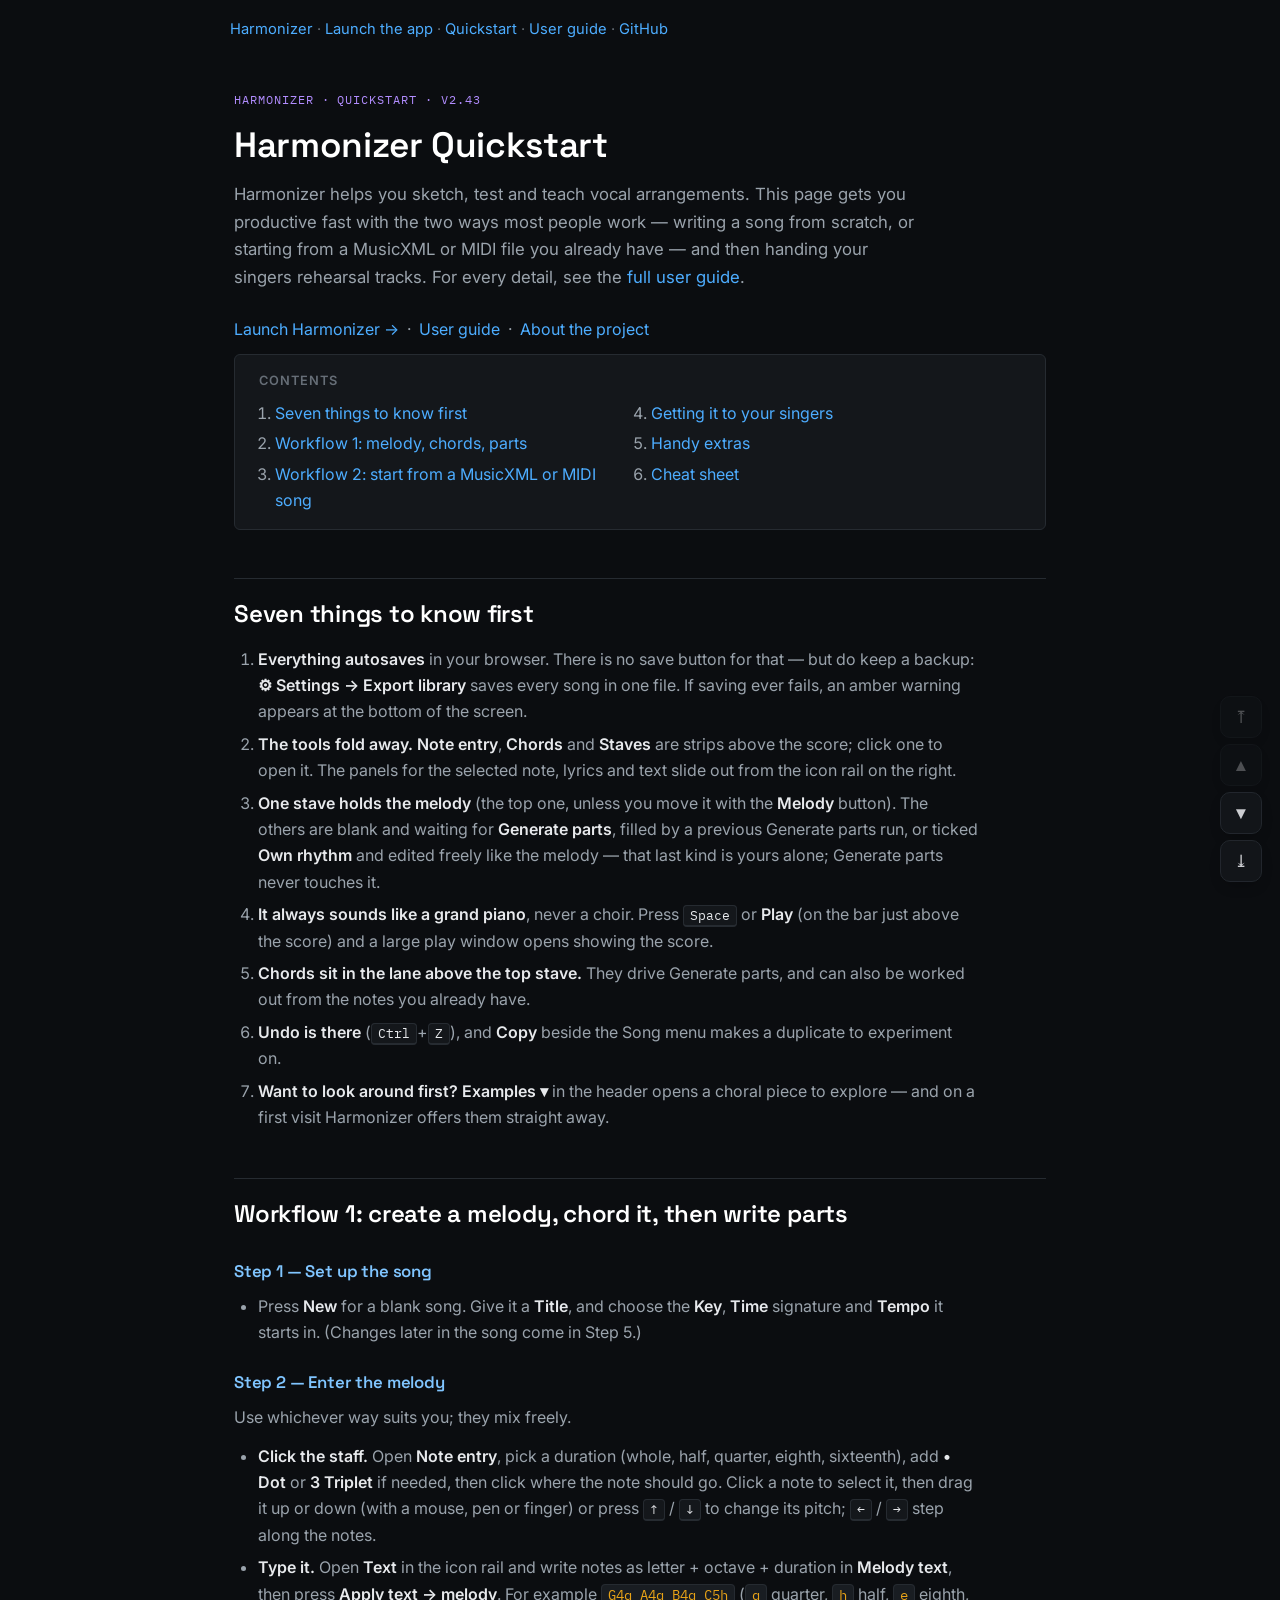
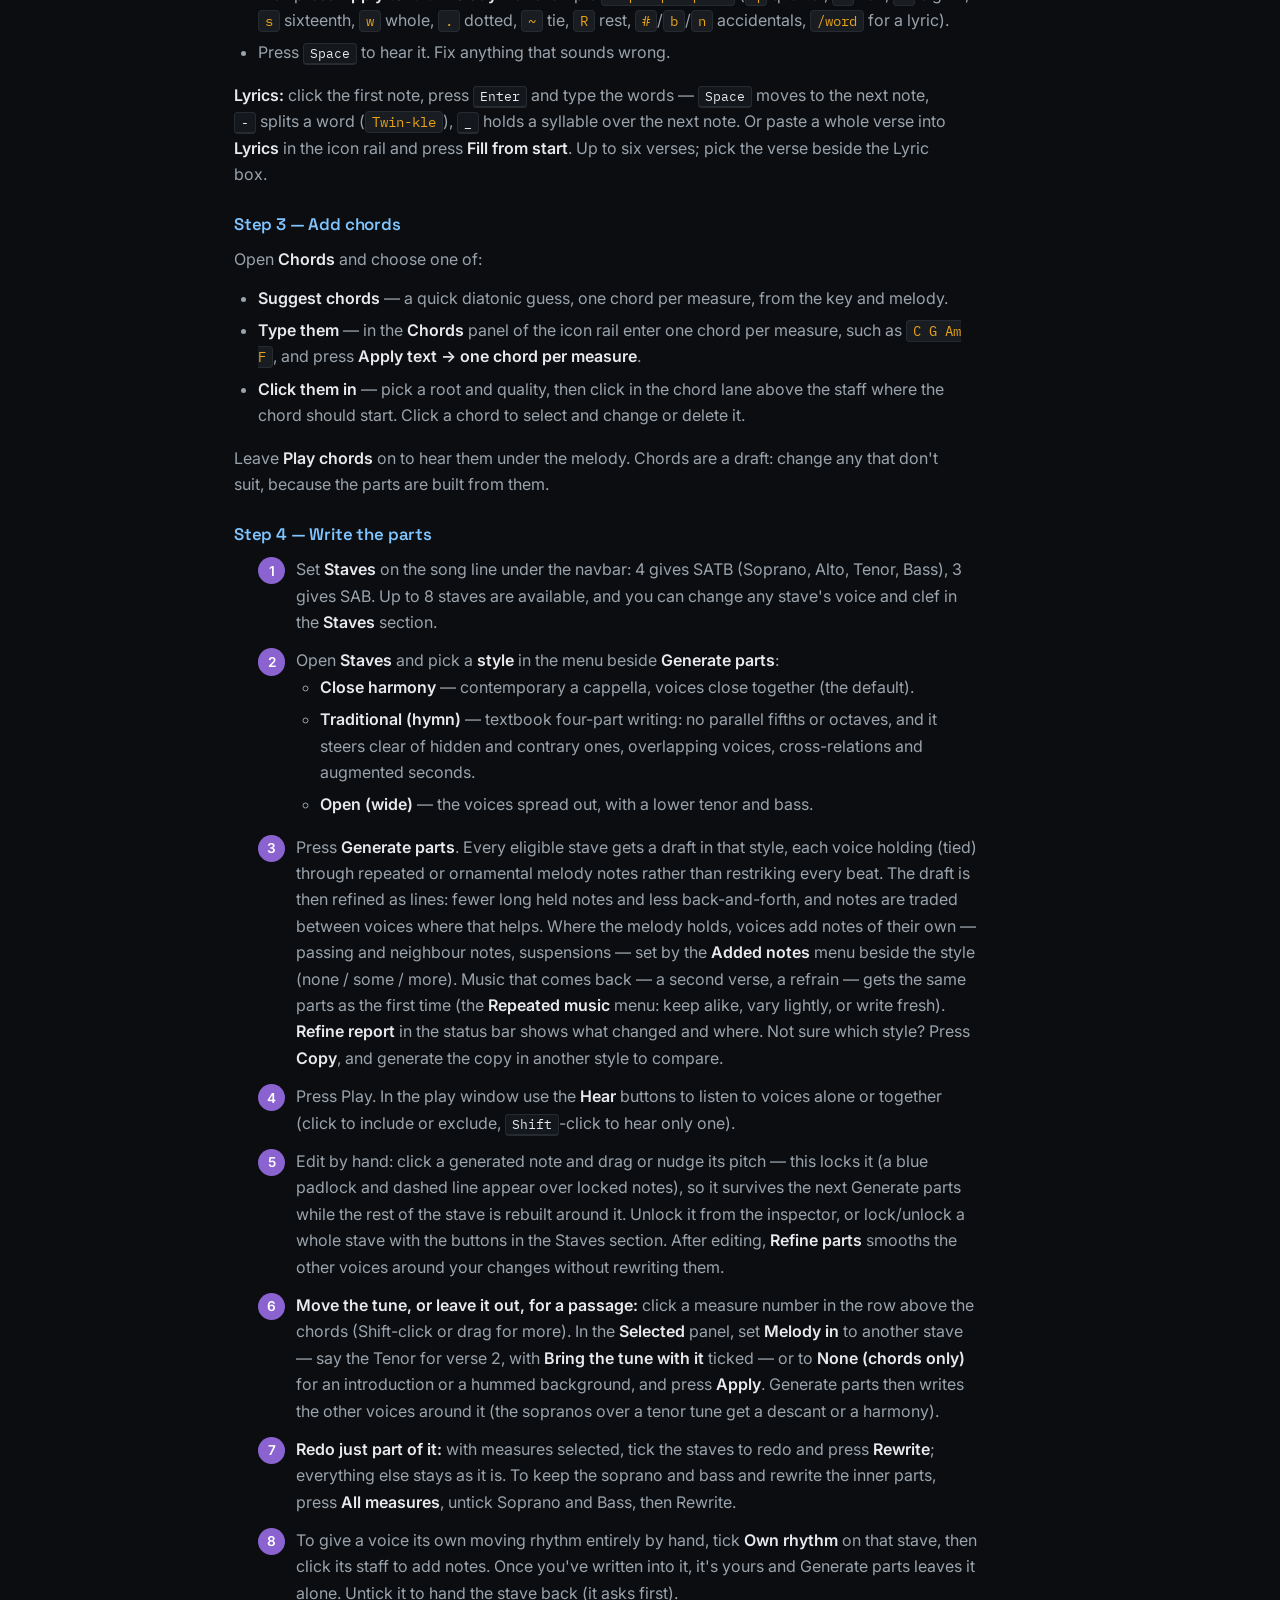
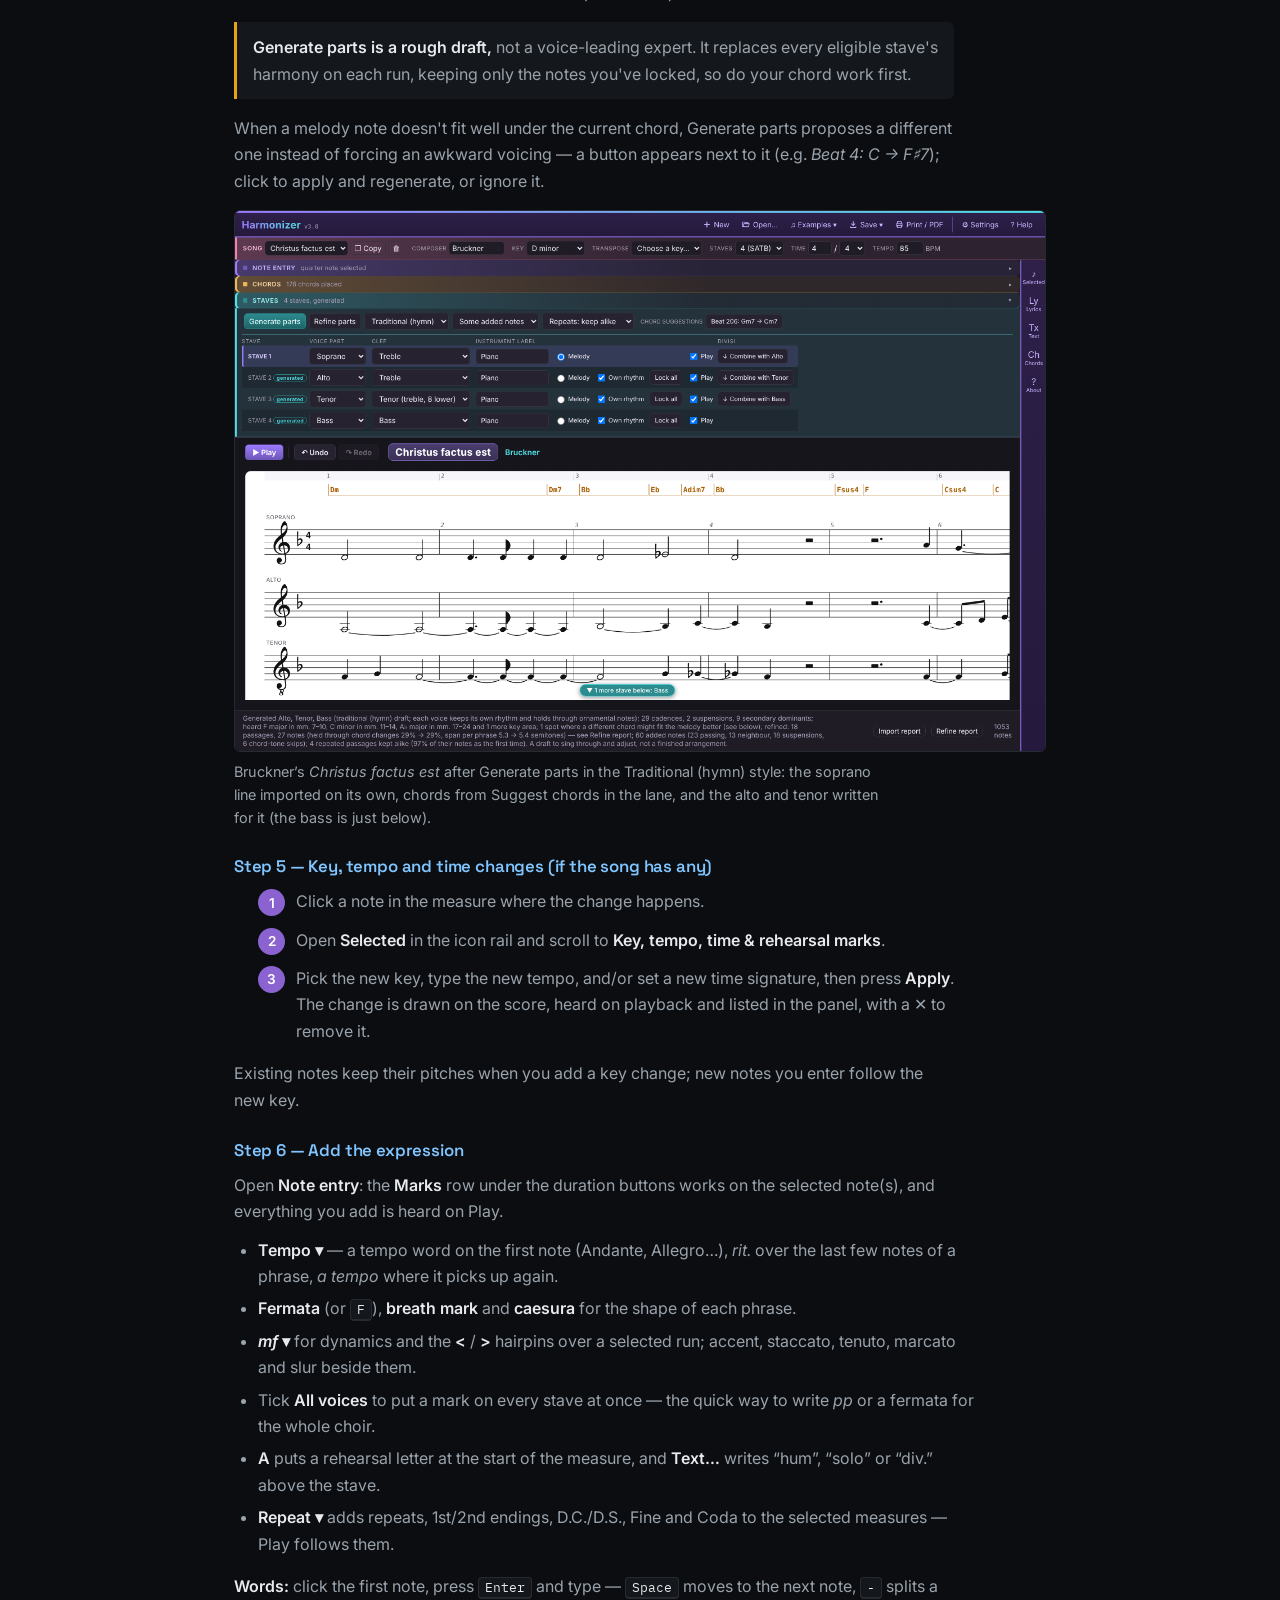
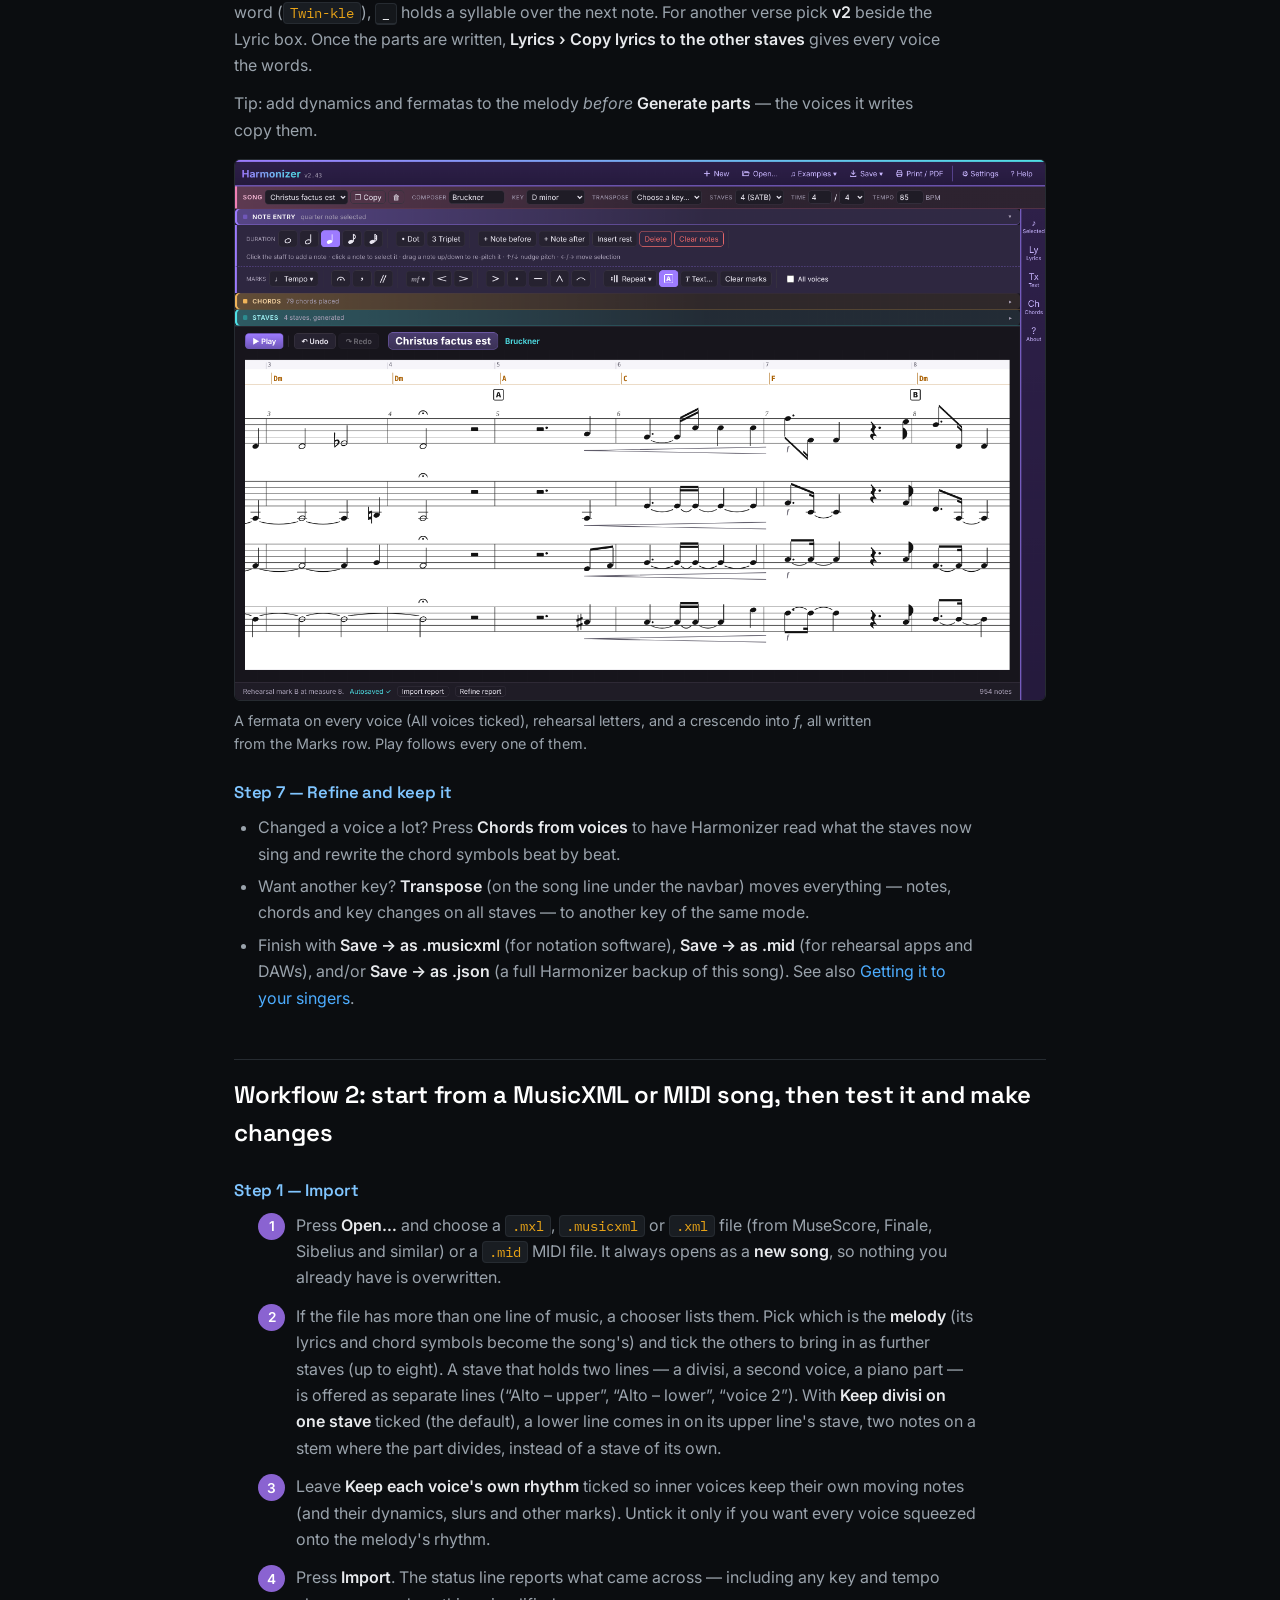
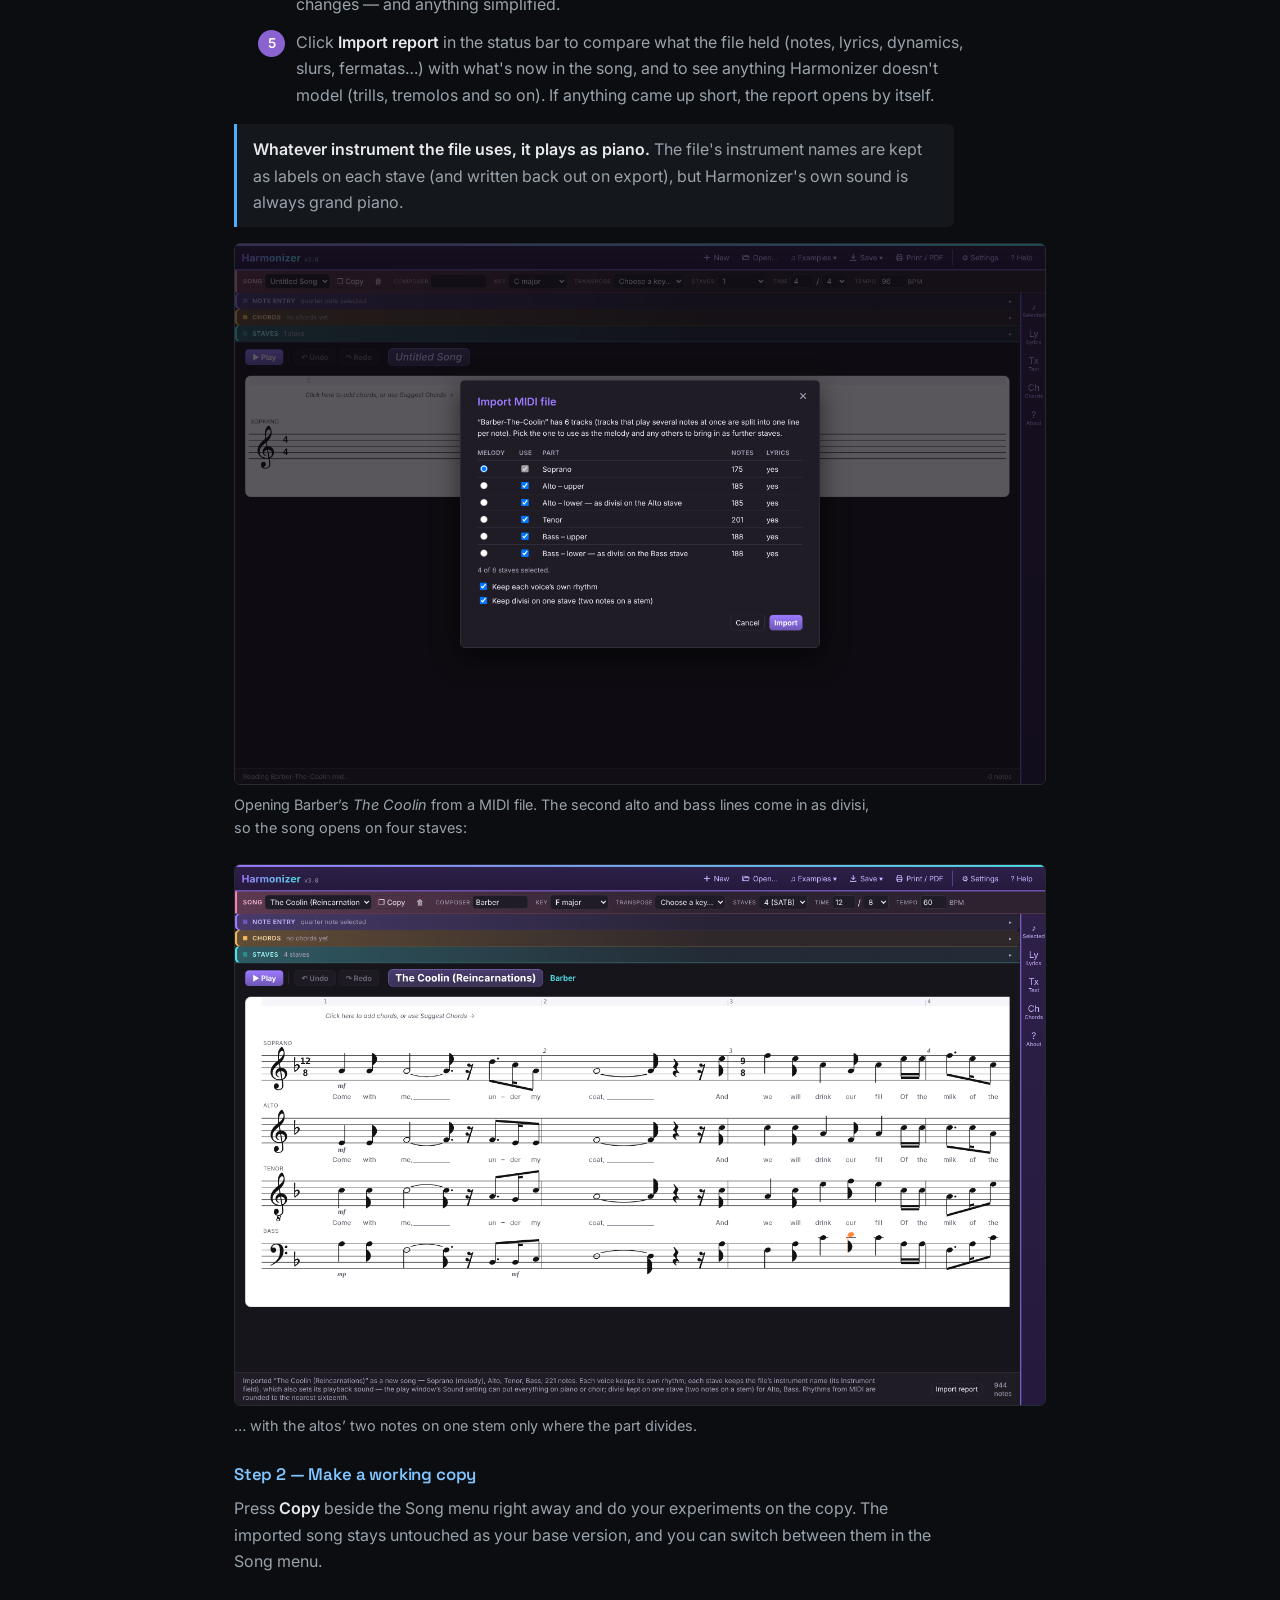
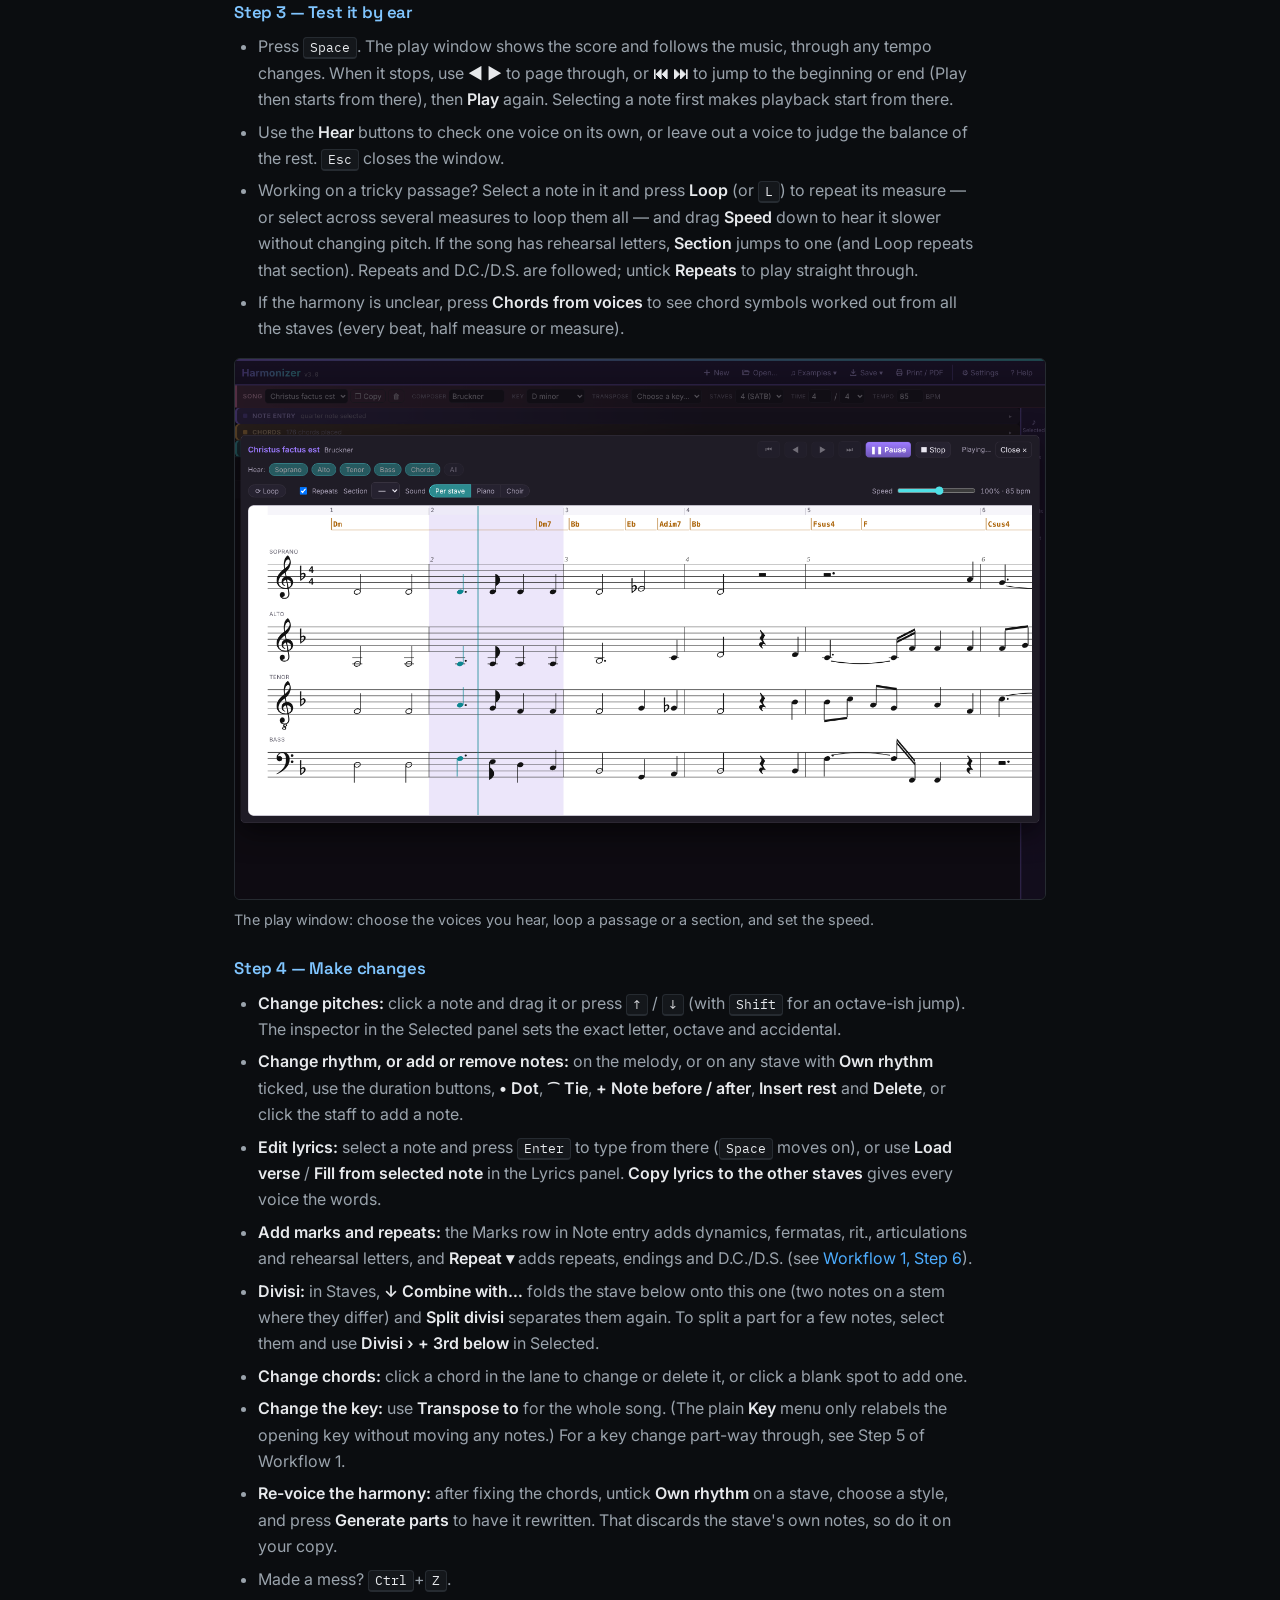
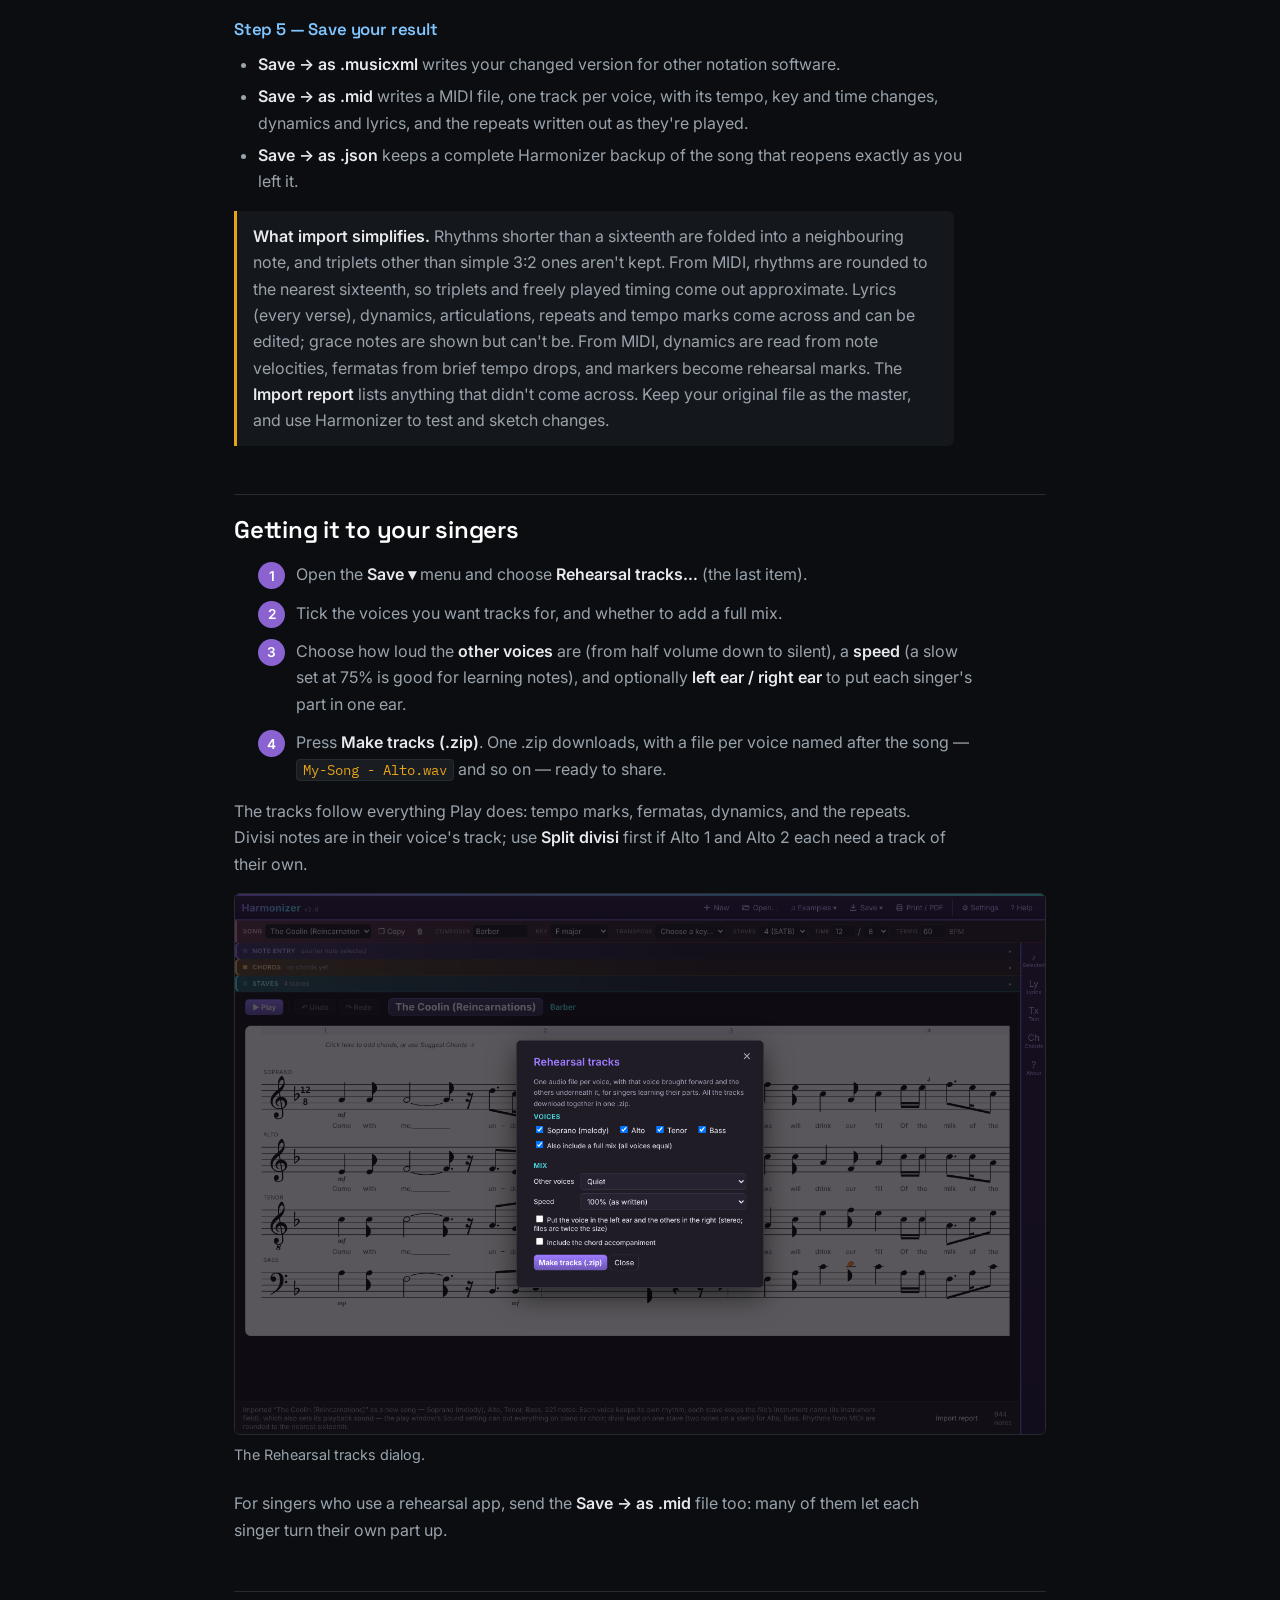
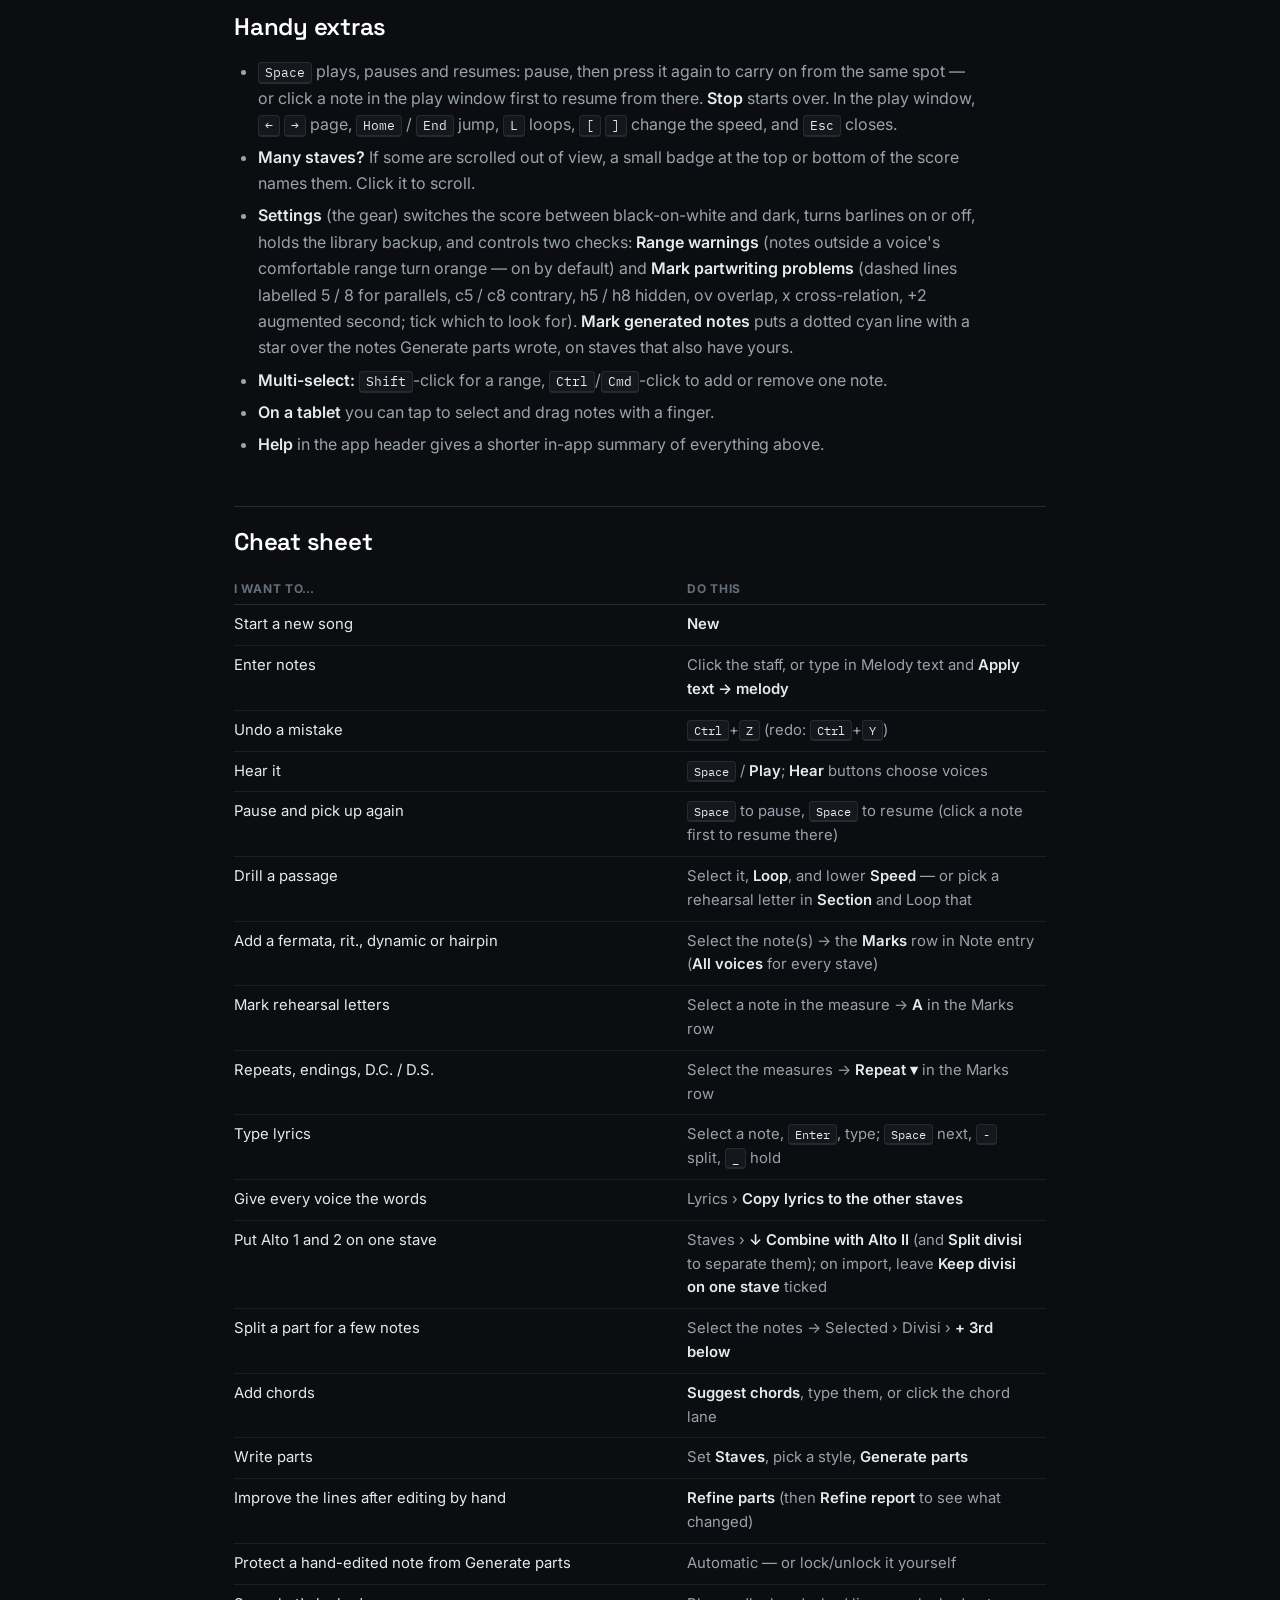
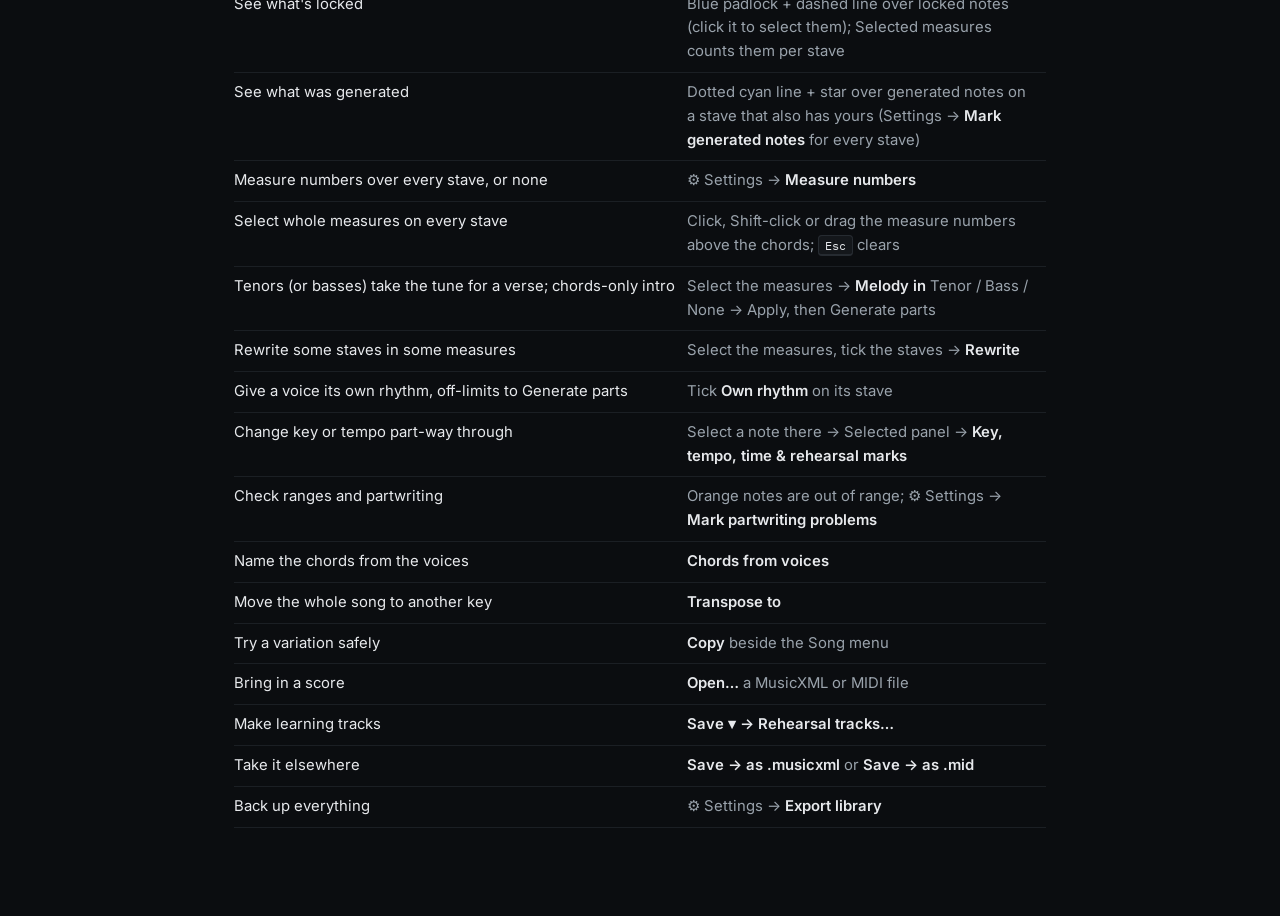
<file: quickstart.html>
<!DOCTYPE html>
<html lang="en">
<head>
<meta charset="UTF-8">
<meta name="viewport" content="width=device-width, initial-scale=1.0">
<title>Harmonizer Quickstart — DFF</title>
<link rel="icon" href="favicon.svg" type="image/svg+xml">
<meta name="description" content="Quickstart for Harmonizer 2.28: write a melody, chord it and generate parts in the style you want; or open a MusicXML or MIDI song, test it and change it; then make rehearsal tracks for your singers.">

<link rel="preconnect" href="https://fonts.googleapis.com">
<link rel="preconnect" href="https://fonts.gstatic.com" crossorigin>
<link href="https://fonts.googleapis.com/css2?family=Space+Grotesk:wght@500;600;700&family=Inter:wght@400;500;600&family=IBM+Plex+Mono:wght@400;500&display=swap" rel="stylesheet">
<link rel="stylesheet" href="assets/site.css">
<style>
  .guide { max-width: 860px; margin: 0 auto; padding: var(--sp-7) var(--sp-5) var(--sp-8); }
  .guide h1 { font-family: var(--font-display); font-size: 2.2rem; color: #fff; margin-bottom: var(--sp-2); }
  .guide .lede { color: var(--text-dim); font-size: 1.05rem; margin-bottom: var(--sp-5); max-width: 62ch; }
  .guide h2 { font-family: var(--font-display); font-size: 1.5rem; color: #fff; margin: var(--sp-7) 0 var(--sp-3); padding-top: var(--sp-4); border-top: 1px solid var(--line); }
  .guide h3 { font-size: 1.05rem; color: var(--cyan-bright); margin: var(--sp-5) 0 var(--sp-2); }
  .guide p, .guide li { color: var(--text-dim); line-height: 1.65; }
  .guide p { margin-bottom: var(--sp-3); max-width: 72ch; }
  .guide ul, .guide ol { margin: 0 0 var(--sp-4) var(--sp-5); max-width: 72ch; }
  .guide li { margin-bottom: 6px; }
  .guide a { color: var(--cyan); }
  .guide b, .guide strong { color: var(--text); font-weight: 600; }
  .guide code { font-family: var(--font-mono); font-size: .88em; background: var(--bg-inset); border: 1px solid var(--line); border-radius: 4px; padding: 1px 6px; color: var(--amber); }
  .guide kbd { font-family: var(--font-mono); font-size: .82em; background: var(--bg-raised); border: 1px solid var(--line); border-bottom-width: 2px; border-radius: 4px; padding: 1px 6px; color: var(--text); white-space: nowrap; }
  .toc { background: var(--bg-raised); border: 1px solid var(--line); border-radius: var(--radius); padding: var(--sp-4) var(--sp-5); margin-bottom: var(--sp-5); }
  .toc h2 { font-size: .8rem; text-transform: uppercase; letter-spacing: .08em; color: var(--text-faint); border: 0; margin: 0 0 var(--sp-2); padding: 0; font-family: var(--font-body); }
  .toc ol { columns: 2; column-gap: var(--sp-6); margin: 0 0 0 var(--sp-4); }
  .toc li { margin-bottom: 4px; break-inside: avoid; }
  .note { background: var(--bg-raised); border-left: 3px solid var(--violet-dim); border-radius: 0 var(--radius) var(--radius) 0; padding: var(--sp-3) var(--sp-4); margin: var(--sp-4) 0; max-width: 72ch; }
  .note p { margin: 0; }
  .note.tip { border-left-color: var(--cyan); }
  .note.warn { border-left-color: var(--amber); }
  .tbl-wrap { overflow-x: auto; margin: var(--sp-3) 0 var(--sp-5); }
  .shot { margin: var(--sp-4) 0 var(--sp-5); }
  .shot img { display: block; width: 100%; height: auto; border: 1px solid var(--line); border-radius: var(--radius); }
  .shot figcaption { color: var(--text-dim); font-size: .9rem; margin-top: var(--sp-2); max-width: 72ch; }
  .guide table { border-collapse: collapse; width: 100%; font-size: .93rem; }
  .guide th { text-align: left; color: var(--text-faint); font-size: .75rem; text-transform: uppercase; letter-spacing: .06em; padding: 6px 12px 6px 0; border-bottom: 1px solid var(--line); }
  .guide td { padding: 8px 12px 8px 0; border-bottom: 1px solid var(--line-soft); color: var(--text-dim); vertical-align: top; }
  .guide td:first-child { color: var(--text); white-space: nowrap; }
  .steps { counter-reset: s; list-style: none; margin-left: 0; }
  .steps > li { counter-increment: s; position: relative; padding-left: 2.4rem; margin-bottom: var(--sp-3); }
  .steps > li::before { content: counter(s); position: absolute; left: 0; top: 1px; width: 1.7rem; height: 1.7rem; border-radius: 50%; background: var(--violet-dim); color: #fff; font-weight: 600; font-size: .85rem; display: flex; align-items: center; justify-content: center; }
  @media (max-width: 640px) { .toc ol { columns: 1; } .guide td:first-child { white-space: normal; } }
  .gh-nav { max-width: 860px; margin: 0 auto; padding: 18px 20px 0; font-size: .92rem; color: var(--text-faint); }
  .gh-nav a { color: var(--cyan); text-decoration: none; }
  .gh-nav a:hover { text-decoration: underline; }
</style>
</head>
<body data-nav="projects">

<nav class="gh-nav"><a href="index.html">Harmonizer</a> &middot; <a href="app/harmonizer.html">Launch the app</a> &middot; <a href="quickstart.html">Quickstart</a> &middot; <a href="guide.html">User guide</a> &middot; <a href="https://github.com/dffmonolith/harmonizer">GitHub</a></nav>

<main>
<article class="guide">

  <span class="eyebrow">Harmonizer &middot; Quickstart &middot; v2.43</span>
  <h1>Harmonizer Quickstart</h1>
  <p class="lede">Harmonizer helps you sketch, test and teach vocal arrangements. This page gets you productive fast with the two ways most people work &mdash; writing a song from scratch, or starting from a MusicXML or MIDI file you already have &mdash; and then handing your singers rehearsal tracks. For every detail, see the <a href="guide.html">full user guide</a>.</p>
  <p><a href="app/harmonizer.html" target="dff-app-harmonizer">Launch Harmonizer &rarr;</a> &nbsp;&middot;&nbsp; <a href="guide.html">User guide</a> &nbsp;&middot;&nbsp; <a href="index.html">About the project</a></p>

  <nav class="toc" aria-label="Contents">
    <h2>Contents</h2>
    <ol>
      <li><a href="#basics">Seven things to know first</a></li>
      <li><a href="#wf1">Workflow 1: melody, chords, parts</a></li>
      <li><a href="#wf2">Workflow 2: start from a MusicXML or MIDI song</a></li>
      <li><a href="#singers">Getting it to your singers</a></li>
      <li><a href="#tips">Handy extras</a></li>
      <li><a href="#cheat">Cheat sheet</a></li>
    </ol>
  </nav>

  <h2 id="basics">Seven things to know first</h2>
  <ol>
    <li><b>Everything autosaves</b> in your browser. There is no save button for that &mdash; but do keep a backup: <b>&#9881; Settings &rarr; Export library</b> saves every song in one file. If saving ever fails, an amber warning appears at the bottom of the screen.</li>
    <li><b>The tools fold away.</b> <b>Note entry</b>, <b>Chords</b> and <b>Staves</b> are strips above the score; click one to open it. The panels for the selected note, lyrics and text slide out from the icon rail on the right.</li>
    <li><b>One stave holds the melody</b> (the top one, unless you move it with the <b>Melody</b> button). The others are blank and waiting for <b>Generate parts</b>, filled by a previous Generate parts run, or ticked <b>Own rhythm</b> and edited freely like the melody &mdash; that last kind is yours alone; Generate parts never touches it.</li>
    <li><b>It always sounds like a grand piano</b>, never a choir. Press <kbd>Space</kbd> or <b>Play</b> (on the bar just above the score) and a large play window opens showing the score.</li>
    <li><b>Chords sit in the lane above the top stave.</b> They drive Generate parts, and can also be worked out from the notes you already have.</li>
    <li><b>Undo is there</b> (<kbd>Ctrl</kbd>+<kbd>Z</kbd>), and <b>Copy</b> beside the Song menu makes a duplicate to experiment on.</li>
    <li><b>Want to look around first?</b> <b>Examples &#9662;</b> in the header opens a choral piece to explore &mdash; and on a first visit Harmonizer offers them straight away.</li>
  </ol>

  <h2 id="wf1">Workflow 1: create a melody, chord it, then write parts</h2>

  <h3>Step 1 &mdash; Set up the song</h3>
  <ul>
    <li>Press <b>New</b> for a blank song. Give it a <b>Title</b>, and choose the <b>Key</b>, <b>Time</b> signature and <b>Tempo</b> it starts in. (Changes later in the song come in Step 5.)</li>
  </ul>

  <h3>Step 2 &mdash; Enter the melody</h3>
  <p>Use whichever way suits you; they mix freely.</p>
  <ul>
    <li><b>Click the staff.</b> Open <b>Note entry</b>, pick a duration (whole, half, quarter, eighth, sixteenth), add <b>&bull; Dot</b> or <b>3 Triplet</b> if needed, then click where the note should go. Click a note to select it, then drag it up or down (with a mouse, pen or finger) or press <kbd>&uarr;</kbd> / <kbd>&darr;</kbd> to change its pitch; <kbd>&larr;</kbd> / <kbd>&rarr;</kbd> step along the notes.</li>
    <li><b>Type it.</b> Open <b>Text</b> in the icon rail and write notes as letter + octave + duration in <b>Melody text</b>, then press <b>Apply text &rarr; melody</b>. For example <code>G4q A4q B4q C5h</code> (<code>q</code> quarter, <code>h</code> half, <code>e</code> eighth, <code>s</code> sixteenth, <code>w</code> whole, <code>.</code> dotted, <code>~</code> tie, <code>R</code> rest, <code>#</code>/<code>b</code>/<code>n</code> accidentals, <code>/word</code> for a lyric).</li>
    <li>Press <kbd>Space</kbd> to hear it. Fix anything that sounds wrong.</li>
  </ul>
  <p><b>Lyrics:</b> click the first note, press <kbd>Enter</kbd> and type the words &mdash; <kbd>Space</kbd> moves to the next note, <kbd>-</kbd> splits a word (<code>Twin-kle</code>), <kbd>_</kbd> holds a syllable over the next note. Or paste a whole verse into <b>Lyrics</b> in the icon rail and press <b>Fill from start</b>. Up to six verses; pick the verse beside the Lyric box.</p>

  <h3>Step 3 &mdash; Add chords</h3>
  <p>Open <b>Chords</b> and choose one of:</p>
  <ul>
    <li><b>Suggest chords</b> &mdash; a quick diatonic guess, one chord per measure, from the key and melody.</li>
    <li><b>Type them</b> &mdash; in the <b>Chords</b> panel of the icon rail enter one chord per measure, such as <code>C G Am F</code>, and press <b>Apply text &rarr; one chord per measure</b>.</li>
    <li><b>Click them in</b> &mdash; pick a root and quality, then click in the chord lane above the staff where the chord should start. Click a chord to select and change or delete it.</li>
  </ul>
  <p>Leave <b>Play chords</b> on to hear them under the melody. Chords are a draft: change any that don't suit, because the parts are built from them.</p>

  <h3>Step 4 &mdash; Write the parts</h3>
  <ol class="steps">
    <li>Set <b>Staves</b> on the song line under the navbar: 4 gives SATB (Soprano, Alto, Tenor, Bass), 3 gives SAB. Up to 8 staves are available, and you can change any stave's voice and clef in the <b>Staves</b> section.</li>
    <li>Open <b>Staves</b> and pick a <b>style</b> in the menu beside <b>Generate parts</b>:
      <ul>
        <li><b>Close harmony</b> &mdash; contemporary a cappella, voices close together (the default).</li>
        <li><b>Traditional (hymn)</b> &mdash; textbook four-part writing: no parallel fifths or octaves, and it steers clear of hidden and contrary ones, overlapping voices, cross-relations and augmented seconds.</li>
        <li><b>Open (wide)</b> &mdash; the voices spread out, with a lower tenor and bass.</li>
      </ul>
    </li>
    <li>Press <b>Generate parts</b>. Every eligible stave gets a draft in that style, each voice holding (tied) through repeated or ornamental melody notes rather than restriking every beat. The draft is then refined as lines: fewer long held notes and less back-and-forth, and notes are traded between voices where that helps. Where the melody holds, voices add notes of their own &mdash; passing and neighbour notes, suspensions &mdash; set by the <b>Added notes</b> menu beside the style (none / some / more). Music that comes back &mdash; a second verse, a refrain &mdash; gets the same parts as the first time (the <b>Repeated music</b> menu: keep alike, vary lightly, or write fresh). <b>Refine report</b> in the status bar shows what changed and where. Not sure which style? Press <b>Copy</b>, and generate the copy in another style to compare.</li>
    <li>Press Play. In the play window use the <b>Hear</b> buttons to listen to voices alone or together (click to include or exclude, <kbd>Shift</kbd>-click to hear only one).</li>
    <li>Edit by hand: click a generated note and drag or nudge its pitch &mdash; this locks it (a blue padlock and dashed line appear over locked notes), so it survives the next Generate parts while the rest of the stave is rebuilt around it. Unlock it from the inspector, or lock/unlock a whole stave with the buttons in the Staves section. After editing, <b>Refine parts</b> smooths the other voices around your changes without rewriting them.</li>
    <li><b>Move the tune, or leave it out, for a passage:</b> click a measure number in the row above the chords (Shift-click or drag for more). In the <b>Selected</b> panel, set <b>Melody in</b> to another stave &mdash; say the Tenor for verse 2, with <b>Bring the tune with it</b> ticked &mdash; or to <b>None (chords only)</b> for an introduction or a hummed background, and press <b>Apply</b>. Generate parts then writes the other voices around it (the sopranos over a tenor tune get a descant or a harmony).</li>
    <li><b>Redo just part of it:</b> with measures selected, tick the staves to redo and press <b>Rewrite</b>; everything else stays as it is. To keep the soprano and bass and rewrite the inner parts, press <b>All measures</b>, untick Soprano and Bass, then Rewrite.</li>
    <li>To give a voice its own moving rhythm entirely by hand, tick <b>Own rhythm</b> on that stave, then click its staff to add notes. Once you've written into it, it's yours and Generate parts leaves it alone. Untick it to hand the stave back (it asks first).</li>
  </ol>
  <div class="note warn"><p><b>Generate parts is a rough draft,</b> not a voice-leading expert. It replaces every eligible stave's harmony on each run, keeping only the notes you've locked, so do your chord work first.</p></div>
  <p>When a melody note doesn't fit well under the current chord, Generate parts proposes a different one instead of forcing an awkward voicing &mdash; a button appears next to it (e.g. <i>Beat 4: C &rarr; F&sharp;7</i>); click to apply and regenerate, or ignore it.</p>

  <figure class="shot"><img src="docs/screenshots/harmonizer-2-generate.png" alt="Christus factus est: the soprano line with chords in the lane, the Staves section open with Generate parts set to Traditional (hymn), and the generated alto and tenor below." width="1440" height="960" loading="lazy"><figcaption>Bruckner&rsquo;s <i>Christus factus est</i> after Generate parts in the Traditional (hymn) style: the soprano line imported on its own, chords from Suggest chords in the lane, and the alto and tenor written for it (the bass is just below).</figcaption></figure>

  <h3>Step 5 &mdash; Key, tempo and time changes (if the song has any)</h3>
  <ol class="steps">
    <li>Click a note in the measure where the change happens.</li>
    <li>Open <b>Selected</b> in the icon rail and scroll to <b>Key, tempo, time &amp; rehearsal marks</b>.</li>
    <li>Pick the new key, type the new tempo, and/or set a new time signature, then press <b>Apply</b>. The change is drawn on the score, heard on playback and listed in the panel, with a &#10005; to remove it.</li>
  </ol>
  <p>Existing notes keep their pitches when you add a key change; new notes you enter follow the new key.</p>

  <h3>Step 6 &mdash; Add the expression</h3>
  <p>Open <b>Note entry</b>: the <b>Marks</b> row under the duration buttons works on the selected note(s), and everything you add is heard on Play.</p>
  <ul>
    <li><b>Tempo &#9662;</b> &mdash; a tempo word on the first note (Andante, Allegro&hellip;), <i>rit.</i> over the last few notes of a phrase, <i>a tempo</i> where it picks up again.</li>
    <li><b>Fermata</b> (or <kbd>F</kbd>), <b>breath mark</b> and <b>caesura</b> for the shape of each phrase.</li>
    <li><b><i>mf</i> &#9662;</b> for dynamics and the <b>&lt;</b> / <b>&gt;</b> hairpins over a selected run; accent, staccato, tenuto, marcato and slur beside them.</li>
    <li>Tick <b>All voices</b> to put a mark on every stave at once &mdash; the quick way to write <i>pp</i> or a fermata for the whole choir.</li>
    <li><b>A</b> puts a rehearsal letter at the start of the measure, and <b>Text&hellip;</b> writes &ldquo;hum&rdquo;, &ldquo;solo&rdquo; or &ldquo;div.&rdquo; above the stave.</li>
    <li><b>Repeat &#9662;</b> adds repeats, 1st/2nd endings, D.C./D.S., Fine and Coda to the selected measures &mdash; Play follows them.</li>
  </ul>
  <p><b>Words:</b> click the first note, press <kbd>Enter</kbd> and type &mdash; <kbd>Space</kbd> moves to the next note, <kbd>-</kbd> splits a word (<code>Twin-kle</code>), <kbd>_</kbd> holds a syllable over the next note. For another verse pick <b>v2</b> beside the Lyric box. Once the parts are written, <b>Lyrics &rsaquo; Copy lyrics to the other staves</b> gives every voice the words.</p>
  <p>Tip: add dynamics and fermatas to the melody <i>before</i> <b>Generate parts</b> &mdash; the voices it writes copy them.</p>

  <figure class="shot"><img src="docs/screenshots/harmonizer-3-marks.png" alt="The Marks row above Christus factus est, with fermatas on every stave at a phrase end, rehearsal letters A and B, and a crescendo into forte." width="1440" height="960" loading="lazy"><figcaption>A fermata on every voice (All voices ticked), rehearsal letters, and a crescendo into <i>f</i>, all written from the Marks row. Play follows every one of them.</figcaption></figure>

  <h3>Step 7 &mdash; Refine and keep it</h3>
  <ul>
    <li>Changed a voice a lot? Press <b>Chords from voices</b> to have Harmonizer read what the staves now sing and rewrite the chord symbols beat by beat.</li>
    <li>Want another key? <b>Transpose</b> (on the song line under the navbar) moves everything &mdash; notes, chords and key changes on all staves &mdash; to another key of the same mode.</li>
    <li>Finish with <b>Save &rarr; as .musicxml</b> (for notation software), <b>Save &rarr; as .mid</b> (for rehearsal apps and DAWs), and/or <b>Save &rarr; as .json</b> (a full Harmonizer backup of this song). See also <a href="#singers">Getting it to your singers</a>.</li>
  </ul>

  <h2 id="wf2">Workflow 2: start from a MusicXML or MIDI song, then test it and make changes</h2>

  <h3>Step 1 &mdash; Import</h3>
  <ol class="steps">
    <li>Press <b>Open&hellip;</b> and choose a <code>.mxl</code>, <code>.musicxml</code> or <code>.xml</code> file (from MuseScore, Finale, Sibelius and similar) or a <code>.mid</code> MIDI file. It always opens as a <b>new song</b>, so nothing you already have is overwritten.</li>
    <li>If the file has more than one line of music, a chooser lists them. Pick which is the <b>melody</b> (its lyrics and chord symbols become the song's) and tick the others to bring in as further staves (up to eight). A stave that holds two lines &mdash; a divisi, a second voice, a piano part &mdash; is offered as separate lines (&ldquo;Alto &ndash; upper&rdquo;, &ldquo;Alto &ndash; lower&rdquo;, &ldquo;voice 2&rdquo;). With <b>Keep divisi on one stave</b> ticked (the default), a lower line comes in on its upper line's stave, two notes on a stem where the part divides, instead of a stave of its own.</li>
    <li>Leave <b>Keep each voice's own rhythm</b> ticked so inner voices keep their own moving notes (and their dynamics, slurs and other marks). Untick it only if you want every voice squeezed onto the melody's rhythm.</li>
    <li>Press <b>Import</b>. The status line reports what came across &mdash; including any key and tempo changes &mdash; and anything simplified.</li>
    <li>Click <b>Import report</b> in the status bar to compare what the file held (notes, lyrics, dynamics, slurs, fermatas&hellip;) with what's now in the song, and to see anything Harmonizer doesn't model (trills, tremolos and so on). If anything came up short, the report opens by itself.</li>
  </ol>
  <div class="note tip"><p><b>Whatever instrument the file uses, it plays as piano.</b> The file's instrument names are kept as labels on each stave (and written back out on export), but Harmonizer's own sound is always grand piano.</p></div>

  <figure class="shot"><img src="docs/screenshots/harmonizer-5-import.png" alt="The import dialog for Barber&rsquo;s The Coolin, listing Soprano, Alto upper and lower, Tenor, Bass upper and lower, with the lower lines marked as divisi on their upper staves." width="1440" height="960" loading="lazy"><figcaption>Opening Barber&rsquo;s <i>The Coolin</i> from a MIDI file. The second alto and bass lines come in as divisi, so the song opens on four staves:</figcaption></figure>
  <figure class="shot"><img src="docs/screenshots/harmonizer-1-coolin.png" alt="The Coolin on four staves; where the altos divide, two noteheads share one stem." width="1440" height="960" loading="lazy"><figcaption>&hellip; with the altos&rsquo; two notes on one stem only where the part divides.</figcaption></figure>

  <h3>Step 2 &mdash; Make a working copy</h3>
  <p>Press <b>Copy</b> beside the Song menu right away and do your experiments on the copy. The imported song stays untouched as your base version, and you can switch between them in the Song menu.</p>

  <h3>Step 3 &mdash; Test it by ear</h3>
  <ul>
    <li>Press <kbd>Space</kbd>. The play window shows the score and follows the music, through any tempo changes. When it stops, use <b>&#9664; &#9654;</b> to page through, or <b>&#9198; &#9197;</b> to jump to the beginning or end (Play then starts from there), then <b>Play</b> again. Selecting a note first makes playback start from there.</li>
    <li>Use the <b>Hear</b> buttons to check one voice on its own, or leave out a voice to judge the balance of the rest. <kbd>Esc</kbd> closes the window.</li>
    <li>Working on a tricky passage? Select a note in it and press <b>Loop</b> (or <kbd>L</kbd>) to repeat its measure &mdash; or select across several measures to loop them all &mdash; and drag <b>Speed</b> down to hear it slower without changing pitch. If the song has rehearsal letters, <b>Section</b> jumps to one (and Loop repeats that section). Repeats and D.C./D.S. are followed; untick <b>Repeats</b> to play straight through.</li>
    <li>If the harmony is unclear, press <b>Chords from voices</b> to see chord symbols worked out from all the staves (every beat, half measure or measure).</li>
  </ul>

  <figure class="shot"><img src="docs/screenshots/harmonizer-4-play.png" alt="The play window mid-playback, with the current measure shaded, a playhead line, the Hear buttons, Loop, Repeats, Section and Speed." width="1440" height="960" loading="lazy"><figcaption>The play window: choose the voices you hear, loop a passage or a section, and set the speed.</figcaption></figure>

  <h3>Step 4 &mdash; Make changes</h3>
  <ul>
    <li><b>Change pitches:</b> click a note and drag it or press <kbd>&uarr;</kbd> / <kbd>&darr;</kbd> (with <kbd>Shift</kbd> for an octave-ish jump). The inspector in the Selected panel sets the exact letter, octave and accidental.</li>
    <li><b>Change rhythm, or add or remove notes:</b> on the melody, or on any stave with <b>Own rhythm</b> ticked, use the duration buttons, <b>&bull; Dot</b>, <b>&#8256; Tie</b>, <b>+ Note before / after</b>, <b>Insert rest</b> and <b>Delete</b>, or click the staff to add a note.</li>
    <li><b>Edit lyrics:</b> select a note and press <kbd>Enter</kbd> to type from there (<kbd>Space</kbd> moves on), or use <b>Load verse</b> / <b>Fill from selected note</b> in the Lyrics panel. <b>Copy lyrics to the other staves</b> gives every voice the words.</li>
    <li><b>Add marks and repeats:</b> the Marks row in Note entry adds dynamics, fermatas, rit., articulations and rehearsal letters, and <b>Repeat &#9662;</b> adds repeats, endings and D.C./D.S. (see <a href="#wf1">Workflow 1, Step 6</a>).</li>
    <li><b>Divisi:</b> in Staves, <b>&darr; Combine with&hellip;</b> folds the stave below onto this one (two notes on a stem where they differ) and <b>Split divisi</b> separates them again. To split a part for a few notes, select them and use <b>Divisi &rsaquo; + 3rd below</b> in Selected.</li>
    <li><b>Change chords:</b> click a chord in the lane to change or delete it, or click a blank spot to add one.</li>
    <li><b>Change the key:</b> use <b>Transpose to</b> for the whole song. (The plain <b>Key</b> menu only relabels the opening key without moving any notes.) For a key change part-way through, see Step 5 of Workflow 1.</li>
    <li><b>Re-voice the harmony:</b> after fixing the chords, untick <b>Own rhythm</b> on a stave, choose a style, and press <b>Generate parts</b> to have it rewritten. That discards the stave's own notes, so do it on your copy.</li>
    <li>Made a mess? <kbd>Ctrl</kbd>+<kbd>Z</kbd>.</li>
  </ul>

  <h3>Step 5 &mdash; Save your result</h3>
  <ul>
    <li><b>Save &rarr; as .musicxml</b> writes your changed version for other notation software.</li>
    <li><b>Save &rarr; as .mid</b> writes a MIDI file, one track per voice, with its tempo, key and time changes, dynamics and lyrics, and the repeats written out as they're played.</li>
    <li><b>Save &rarr; as .json</b> keeps a complete Harmonizer backup of the song that reopens exactly as you left it.</li>
  </ul>
  <div class="note warn"><p><b>What import simplifies.</b> Rhythms shorter than a sixteenth are folded into a neighbouring note, and triplets other than simple 3:2 ones aren't kept. From MIDI, rhythms are rounded to the nearest sixteenth, so triplets and freely played timing come out approximate. Lyrics (every verse), dynamics, articulations, repeats and tempo marks come across and can be edited; grace notes are shown but can't be. From MIDI, dynamics are read from note velocities, fermatas from brief tempo drops, and markers become rehearsal marks. The <b>Import report</b> lists anything that didn't come across. Keep your original file as the master, and use Harmonizer to test and sketch changes.</p></div>

  <h2 id="singers">Getting it to your singers</h2>
  <ol class="steps">
    <li>Open the <b>Save &#9662;</b> menu and choose <b>Rehearsal tracks&hellip;</b> (the last item).</li>
    <li>Tick the voices you want tracks for, and whether to add a full mix.</li>
    <li>Choose how loud the <b>other voices</b> are (from half volume down to silent), a <b>speed</b> (a slow set at 75% is good for learning notes), and optionally <b>left ear / right ear</b> to put each singer's part in one ear.</li>
    <li>Press <b>Make tracks (.zip)</b>. One .zip downloads, with a file per voice named after the song &mdash; <code>My-Song - Alto.wav</code> and so on &mdash; ready to share.</li>
  </ol>
  <p>The tracks follow everything Play does: tempo marks, fermatas, dynamics, and the repeats. Divisi notes are in their voice's track; use <b>Split divisi</b> first if Alto 1 and Alto 2 each need a track of their own.</p>
  <figure class="shot"><img src="docs/screenshots/harmonizer-6-rehearsal.png" alt="The Rehearsal tracks dialog with voice checkboxes, a full mix option, how loud the other voices are, speed, a left/right ear option and chord accompaniment." width="1440" height="960" loading="lazy"><figcaption>The Rehearsal tracks dialog.</figcaption></figure>

  <p>For singers who use a rehearsal app, send the <b>Save &rarr; as .mid</b> file too: many of them let each singer turn their own part up.</p>

  <h2 id="tips">Handy extras</h2>
  <ul>
    <li><kbd>Space</kbd> plays, pauses and resumes: pause, then press it again to carry on from the same spot &mdash; or click a note in the play window first to resume from there. <b>Stop</b> starts over. In the play window, <kbd>&larr;</kbd> <kbd>&rarr;</kbd> page, <kbd>Home</kbd> / <kbd>End</kbd> jump, <kbd>L</kbd> loops, <kbd>[</kbd> <kbd>]</kbd> change the speed, and <kbd>Esc</kbd> closes.</li>
    <li><b>Many staves?</b> If some are scrolled out of view, a small badge at the top or bottom of the score names them. Click it to scroll.</li>
    <li><b>Settings</b> (the gear) switches the score between black-on-white and dark, turns barlines on or off, holds the library backup, and controls two checks: <b>Range warnings</b> (notes outside a voice's comfortable range turn orange &mdash; on by default) and <b>Mark partwriting problems</b> (dashed lines labelled 5 / 8 for parallels, c5 / c8 contrary, h5 / h8 hidden, ov overlap, x cross-relation, +2 augmented second; tick which to look for). <b>Mark generated notes</b> puts a dotted cyan line with a star over the notes Generate parts wrote, on staves that also have yours.</li>
    <li><b>Multi-select:</b> <kbd>Shift</kbd>-click for a range, <kbd>Ctrl</kbd>/<kbd>Cmd</kbd>-click to add or remove one note.</li>
    <li><b>On a tablet</b> you can tap to select and drag notes with a finger.</li>
    <li><b>Help</b> in the app header gives a shorter in-app summary of everything above.</li>
  </ul>

  <h2 id="cheat">Cheat sheet</h2>
  <div class="tbl-wrap"><table>
    <tr><th>I want to&hellip;</th><th>Do this</th></tr>
    <tr><td>Start a new song</td><td><b>New</b></td></tr>
    <tr><td>Enter notes</td><td>Click the staff, or type in Melody text and <b>Apply text &rarr; melody</b></td></tr>
    <tr><td>Undo a mistake</td><td><kbd>Ctrl</kbd>+<kbd>Z</kbd> (redo: <kbd>Ctrl</kbd>+<kbd>Y</kbd>)</td></tr>
    <tr><td>Hear it</td><td><kbd>Space</kbd> / <b>Play</b>; <b>Hear</b> buttons choose voices</td></tr>
    <tr><td>Pause and pick up again</td><td><kbd>Space</kbd> to pause, <kbd>Space</kbd> to resume (click a note first to resume there)</td></tr>
    <tr><td>Drill a passage</td><td>Select it, <b>Loop</b>, and lower <b>Speed</b> &mdash; or pick a rehearsal letter in <b>Section</b> and Loop that</td></tr>
    <tr><td>Add a fermata, rit., dynamic or hairpin</td><td>Select the note(s) &rarr; the <b>Marks</b> row in Note entry (<b>All voices</b> for every stave)</td></tr>
    <tr><td>Mark rehearsal letters</td><td>Select a note in the measure &rarr; <b>A</b> in the Marks row</td></tr>
    <tr><td>Repeats, endings, D.C. / D.S.</td><td>Select the measures &rarr; <b>Repeat &#9662;</b> in the Marks row</td></tr>
    <tr><td>Type lyrics</td><td>Select a note, <kbd>Enter</kbd>, type; <kbd>Space</kbd> next, <kbd>-</kbd> split, <kbd>_</kbd> hold</td></tr>
    <tr><td>Give every voice the words</td><td>Lyrics &rsaquo; <b>Copy lyrics to the other staves</b></td></tr>
    <tr><td>Put Alto 1 and 2 on one stave</td><td>Staves &rsaquo; <b>&darr; Combine with Alto II</b> (and <b>Split divisi</b> to separate them); on import, leave <b>Keep divisi on one stave</b> ticked</td></tr>
    <tr><td>Split a part for a few notes</td><td>Select the notes &rarr; Selected &rsaquo; Divisi &rsaquo; <b>+ 3rd below</b></td></tr>
    <tr><td>Add chords</td><td><b>Suggest chords</b>, type them, or click the chord lane</td></tr>
    <tr><td>Write parts</td><td>Set <b>Staves</b>, pick a style, <b>Generate parts</b></td></tr>
    <tr><td>Improve the lines after editing by hand</td><td><b>Refine parts</b> (then <b>Refine report</b> to see what changed)</td></tr>
    <tr><td>Protect a hand-edited note from Generate parts</td><td>Automatic &mdash; or lock/unlock it yourself</td></tr>
    <tr><td>See what's locked</td><td>Blue padlock + dashed line over locked notes (click it to select them); Selected measures counts them per stave</td></tr>
    <tr><td>See what was generated</td><td>Dotted cyan line + star over generated notes on a stave that also has yours (Settings &rarr; <b>Mark generated notes</b> for every stave)</td></tr>
    <tr><td>Measure numbers over every stave, or none</td><td>&#9881; Settings &rarr; <b>Measure numbers</b></td></tr>
    <tr><td>Select whole measures on every stave</td><td>Click, Shift-click or drag the measure numbers above the chords; <kbd>Esc</kbd> clears</td></tr>
    <tr><td>Tenors (or basses) take the tune for a verse; chords-only intro</td><td>Select the measures &rarr; <b>Melody in</b> Tenor / Bass / None &rarr; Apply, then Generate parts</td></tr>
    <tr><td>Rewrite some staves in some measures</td><td>Select the measures, tick the staves &rarr; <b>Rewrite</b></td></tr>
    <tr><td>Give a voice its own rhythm, off-limits to Generate parts</td><td>Tick <b>Own rhythm</b> on its stave</td></tr>
    <tr><td>Change key or tempo part-way through</td><td>Select a note there &rarr; Selected panel &rarr; <b>Key, tempo, time &amp; rehearsal marks</b></td></tr>
    <tr><td>Check ranges and partwriting</td><td>Orange notes are out of range; &#9881; Settings &rarr; <b>Mark partwriting problems</b></td></tr>
    <tr><td>Name the chords from the voices</td><td><b>Chords from voices</b></td></tr>
    <tr><td>Move the whole song to another key</td><td><b>Transpose to</b></td></tr>
    <tr><td>Try a variation safely</td><td><b>Copy</b> beside the Song menu</td></tr>
    <tr><td>Bring in a score</td><td><b>Open&hellip;</b> a MusicXML or MIDI file</td></tr>
    <tr><td>Make learning tracks</td><td><b>Save &#9662; &rarr; Rehearsal tracks&hellip;</b></td></tr>
    <tr><td>Take it elsewhere</td><td><b>Save &rarr; as .musicxml</b> or <b>Save &rarr; as .mid</b></td></tr>
    <tr><td>Back up everything</td><td>&#9881; Settings &rarr; <b>Export library</b></td></tr>
  </table></div>

</article>
</main>

<!-- Pager: floating buttons for moving up and down the page by section (top, previous, next, end). -->
<nav class="doc-pager" id="docPager" data-headings=".guide h2, .guide h3" aria-label="Move through this page">
  <button type="button" data-go="top" title="Back to the top" aria-label="Back to the top">&#10514;</button>
  <button type="button" data-go="prev" title="Previous section" aria-label="Previous section">&#9650;</button>
  <button type="button" data-go="next" title="Next section" aria-label="Next section">&#9660;</button>
  <button type="button" data-go="end" title="To the end" aria-label="To the end">&#10515;</button>
</nav>
<style>
  .guide h2, .guide h3 { scroll-margin-top: 84px; }
  .doc-pager { position: fixed; right: 18px; bottom: calc(18px + env(safe-area-inset-bottom, 0px)); z-index: 60;
    display: flex; flex-direction: column; gap: 6px; }
  .doc-pager button { width: 42px; height: 42px; border-radius: 10px; border: 1px solid var(--line, #2a2f36);
    background: var(--bg-raised, #14171b); color: var(--text, #e6e6e6); font-size: 17px; line-height: 1; cursor: pointer;
    box-shadow: 0 6px 18px -8px rgba(0,0,0,.6); opacity: .88; transition: opacity .15s, border-color .15s, color .15s; }
  .doc-pager button:hover { opacity: 1; border-color: var(--violet, #b28dff); color: var(--violet, #b28dff); }
  .doc-pager button:focus-visible { outline: 2px solid var(--violet, #b28dff); outline-offset: 2px; }
  .doc-pager button:disabled { opacity: .3; cursor: default; border-color: var(--line, #2a2f36); color: var(--text, #e6e6e6); }
  @media (max-width: 640px) { .doc-pager { right: 10px; } .doc-pager button { width: 38px; height: 38px; } }
  @media print { .doc-pager { display: none; } }
</style>
<script>
(function(){
  var pager = document.getElementById('docPager');
  if (!pager) return;
  var sel = pager.getAttribute('data-headings') || document.body.getAttribute('data-pager') || '.guide h2';
  function heads(){ return Array.prototype.slice.call(document.querySelectorAll(sel)); }
  var OFFSET = 90;   // below the sticky site header
  function current(){
    var hs = heads(), idx = -1;
    for (var i = 0; i < hs.length; i++){ if (hs[i].getBoundingClientRect().top - OFFSET <= 2) idx = i; else break; }
    return { hs: hs, idx: idx };
  }
  function go(where){
    var c = current(), reduce = window.matchMedia && window.matchMedia('(prefers-reduced-motion: reduce)').matches;
    var behavior = reduce ? 'auto' : 'smooth';
    if (where === 'top') return window.scrollTo({ top: 0, behavior: behavior });
    if (where === 'end') return window.scrollTo({ top: document.documentElement.scrollHeight, behavior: behavior });
    var target = null;
    if (where === 'next') target = c.hs[c.idx + 1];
    else {
      // "previous": back to the start of this section, or the one before if already at its start
      var here = c.hs[c.idx];
      if (here && here.getBoundingClientRect().top < OFFSET - 12) target = here; else target = c.hs[c.idx - 1];
      if (!target) return window.scrollTo({ top: 0, behavior: behavior });
    }
    if (target) target.scrollIntoView({ behavior: behavior, block: 'start' });
  }
  function label(h){ return h ? h.textContent.replace(/\s+/g, ' ').trim() : ''; }
  function sync(){
    var c = current(), atTop = window.scrollY < 4, atEnd = window.innerHeight + window.scrollY >= document.documentElement.scrollHeight - 4;
    var b = pager.querySelectorAll('button');
    b[0].disabled = atTop; b[1].disabled = atTop;
    b[2].disabled = atEnd || !c.hs[c.idx + 1]; b[3].disabled = atEnd;
    var nx = c.hs[c.idx + 1], pv = c.hs[c.idx] && c.hs[c.idx].getBoundingClientRect().top < OFFSET - 12 ? c.hs[c.idx] : c.hs[c.idx - 1];
    b[2].title = nx ? 'Next: ' + label(nx) : 'Next section';
    b[1].title = pv ? 'Back to: ' + label(pv) : 'Back to the top';
  }
  pager.addEventListener('click', function(e){ var t = e.target.closest('button'); if (t) go(t.getAttribute('data-go')); });
  window.addEventListener('scroll', function(){ window.requestAnimationFrame(sync); }, { passive: true });
  window.addEventListener('resize', sync);
  sync();
})();
</script>
</body>
</html>
</file>
<file: assets/site.css>
@charset "utf-8";
/* ==========================================================================
   DFF // LOCAL LAB — site-wide design system
   Dark base, near-cyan (code/interactive) + violet (photography/decorative)
   accents, with a rare amber wink borrowed from Blink's own palette.
   ========================================================================== */

/* ---- Tokens ------------------------------------------------------------ */
:root {
  /* Surfaces */
  --bg:          #0b0d10;
  --bg-raised:   #14171b;
  --bg-inset:    #191d22;
  --line:        #262b31;
  --line-soft:   #1b1f24;

  /* Text */
  --text:        #e7e9ec;
  --text-dim:    #9aa3ac;
  --text-faint:  #666e77;

  /* Accents */
  --cyan:        #4dadff;   /* code / links / interactive */
  --cyan-bright: #80c5ff;
  --violet:      #b28dff;   /* photography / decorative / active state */
  --violet-dim:  #8a63d1;
  --amber:       #e8a317;   /* rare — favorites / highlights, echoes Blink */

  /* Type scale */
  --font-display: 'Space Grotesk', 'Arial Black', sans-serif;
  --font-body:    'Inter', -apple-system, 'Segoe UI', Helvetica, Arial, sans-serif;
  --font-mono:    'IBM Plex Mono', 'SF Mono', Menlo, Consolas, monospace;

  /* Spacing scale */
  --sp-1: 4px;  --sp-2: 8px;  --sp-3: 12px; --sp-4: 16px;
  --sp-5: 24px; --sp-6: 32px; --sp-7: 48px; --sp-8: 64px; --sp-9: 96px;

  --radius: 6px;
  --measure: 68ch;
}

/* ---- Reset --------------------------------------------------------------*/
* { box-sizing: border-box; margin: 0; padding: 0; }
html { color-scheme: dark; scroll-behavior: smooth; }
@media (prefers-reduced-motion: reduce) {
  html { scroll-behavior: auto; }
  *, *::before, *::after { animation-duration: 0.001ms !important; animation-iteration-count: 1 !important; transition-duration: 0.001ms !important; }
}
body {
  background: var(--bg);
  color: var(--text);
  font-family: var(--font-body);
  font-size: 16px;
  line-height: 1.6;
  -webkit-font-smoothing: antialiased;
}
img { display: block; max-width: 100%; }
a { color: var(--cyan); text-decoration: none; }
a:hover { color: var(--cyan-bright); text-decoration: underline; }
a:focus-visible, button:focus-visible, [tabindex]:focus-visible {
  outline: 2px solid var(--violet); outline-offset: 2px; border-radius: 3px;
}
h1, h2, h3 { font-family: var(--font-display); font-weight: 600; letter-spacing: -0.01em; color: #fff; }
code, .mono { font-family: var(--font-mono); }

.wrap { max-width: 1100px; margin: 0 auto; padding: 0 var(--sp-5); }
.eyebrow {
  font-family: var(--font-mono); font-size: 12px; letter-spacing: .08em;
  text-transform: uppercase; color: var(--violet); display: block; margin-bottom: var(--sp-2);
}

/* ---- Site header / nav ---------------------------------------------------
   Every page includes the slim nav bar. The home page additionally renders
   a tall hero block (filmstrip + headline) above it — set by giving <body>
   the class "is-home". The nav bar markup itself never changes shape.
--------------------------------------------------------------------------- */
.site-nav {
  position: sticky; top: 0; z-index: 50;
  background: rgba(11, 13, 16, 0.86);
  backdrop-filter: blur(8px); -webkit-backdrop-filter: blur(8px);
  border-bottom: 1px solid var(--line);
}
.site-nav__row {
  max-width: 1100px; margin: 0 auto; padding: var(--sp-3) var(--sp-5);
  display: flex; align-items: center; justify-content: space-between; gap: var(--sp-4);
}
.site-nav__brand-group { display: flex; flex-direction: column; gap: 3px; min-width: 0; }
.site-nav__brand {
  font-family: var(--font-display); font-weight: 700; font-size: 18px;
  color: #fff; letter-spacing: -0.01em; white-space: nowrap;
}
.site-nav__brand span { color: var(--violet); }
/* Home-page tagline, folded up from the old hero__intro copy block — the
   nav partial markup is identical on every page, this just stays hidden
   unless <body> carries "is-home". */
.site-nav__tagline {
  display: none; margin: 0; color: var(--text-dim); font-size: 13px;
  line-height: 1.4; max-width: 56ch;
}
body.is-home .site-nav__tagline { display: block; }
.site-nav__links { display: flex; align-items: center; gap: var(--sp-2); font-size: 14px; }
/* Lozenge (pill) nav links — replaces the old underline treatment. Same
   rgba(violet) tint used for the resting/hover/active states of both the
   plain links and the Projects dropdown trigger just below, so the whole
   row reads as one consistent set of pills. */
.site-nav__links a {
  display: inline-block; color: var(--text-dim); border: 1px solid transparent;
  border-radius: 999px; padding: 6px 14px; transition: background-color .15s, border-color .15s, color .15s;
}
.site-nav__links a:hover, .site-nav__links a:focus-visible {
  color: var(--text); text-decoration: none;
  background: rgba(178, 141, 255, 0.12); border-color: rgba(178, 141, 255, 0.4);
}
.site-nav__links a.is-active {
  color: var(--text); text-decoration: none;
  background: rgba(178, 141, 255, 0.18); border-color: var(--violet);
}

/* Projects dropdown — same in-place-menu language as Blink's own UI */
.nav-dropdown { position: relative; }
.nav-dropdown__btn {
  background: none; color: var(--text-dim); font: inherit; cursor: pointer;
  border: 1px solid transparent; border-radius: 999px; padding: 6px 14px;
  transition: background-color .15s, border-color .15s, color .15s;
}
.nav-dropdown:hover .nav-dropdown__btn,
.nav-dropdown__btn:focus-visible {
  color: var(--text);
  background: rgba(178, 141, 255, 0.12); border-color: rgba(178, 141, 255, 0.4);
}
.nav-dropdown__menu {
  display: none; position: absolute; top: calc(100% + 12px); left: 50%;
  transform: translateX(-50%); min-width: 240px; background: var(--bg-raised);
  border: 1px solid var(--line); border-radius: var(--radius);
  box-shadow: 0 16px 40px rgba(0,0,0,0.5); padding: var(--sp-2); z-index: 60;
}
/* Invisible bridge over the 12px gap above — without this, moving the
   pointer from the button down into the menu crosses a dead zone where
   nothing is hovered, and :hover turns off before you can reach a link
   (Blink's own dropdown avoids this by having no gap at all; this keeps
   our visual spacing but closes the same hole). */
.nav-dropdown__menu::before {
  content: ""; position: absolute; top: -12px; left: 0; right: 0; height: 12px;
}
.nav-dropdown:hover .nav-dropdown__menu,
.nav-dropdown:focus-within .nav-dropdown__menu { display: block; }
.nav-dropdown__menu a {
  display: flex; justify-content: space-between; gap: var(--sp-3);
  color: var(--text); padding: var(--sp-2) var(--sp-3); border-radius: 4px; font-size: 13px;
}
.nav-dropdown__menu a:hover { background: var(--bg-inset); text-decoration: none; color: var(--cyan-bright); }
.nav-dropdown__menu .tag { color: var(--text-faint); font-family: var(--font-mono); font-size: 11px; }

/* ---- Hero / filmstrip (home page only) ----------------------------------*/
.hero { border-bottom: 1px solid var(--line); background: var(--bg-inset); }
.hero__intro { max-width: 1100px; margin: 0 auto; padding: var(--sp-8) var(--sp-5) var(--sp-6); }
.hero__intro h1 {
  font-size: clamp(2.1rem, 4.5vw, 3.2rem); line-height: 1.05; max-width: 18ch;
}
.hero__intro h1 em { font-style: normal; color: var(--cyan); }
.hero__intro p { color: var(--text-dim); font-size: 1.05rem; max-width: 52ch; margin-top: var(--sp-4); }

.filmstrip { position: relative; overflow: hidden; background: #050607; padding: var(--sp-4) 0; }
.filmstrip::before, .filmstrip::after {
  content: ""; position: absolute; top: 0; bottom: 0; width: 80px; z-index: 3; pointer-events: none;
}
.filmstrip::before { left: 0; background: linear-gradient(90deg, #050607, transparent); }
.filmstrip::after  { right: 0; background: linear-gradient(270deg, #050607, transparent); }
.filmstrip__sprockets {
  height: 8px;
  background-image: repeating-linear-gradient(90deg, var(--line) 0 10px, transparent 10px 26px);
  opacity: .6;
}
.filmstrip__track {
  display: flex; gap: var(--sp-2); width: max-content;
  animation: filmstrip-scroll 70s linear infinite;
  padding: var(--sp-3) 0;
}
/* Pause-on-hover is a mouse-only nicety. Touchscreens (iPad included) have
   no real hover — WebKit simulates a "sticky" hover on tap that only clears
   on a later tap elsewhere, so without this guard, the very first touch
   near the filmstrip on a phone/tablet paused the animation for good. */
@media (hover: hover) and (pointer: fine) {
  .filmstrip:hover .filmstrip__track { animation-play-state: paused; }
}
@keyframes filmstrip-scroll { from { transform: translateX(0); } to { transform: translateX(-50%); } }
@media (prefers-reduced-motion: reduce) {
  .filmstrip__track { animation: none; }
}
.frame {
  flex: 0 0 auto; width: 220px; border: 1px solid var(--line);
  background: var(--bg-raised); border-radius: 2px; overflow: hidden;
}
.frame__img { width: 220px; height: 150px; object-fit: cover; display: block; }
.frame__placeholder {
  width: 220px; height: 150px; display: flex; align-items: flex-end; padding: var(--sp-2);
  font-family: var(--font-mono); font-size: 10px; color: rgba(255,255,255,.75);
  text-transform: uppercase; letter-spacing: .06em;
}
.frame__label {
  font-family: var(--font-mono); font-size: 10px; color: var(--text-faint);
  padding: 4px 8px; display: flex; justify-content: space-between; letter-spacing: .04em;
  gap: var(--sp-2);
}
.frame__label span:last-child {
  overflow: hidden; text-overflow: ellipsis; white-space: nowrap; max-width: 150px;
}

/* Per-tag placeholder duotones — swapped for real photography over time */
.ph-flower     { background: linear-gradient(135deg, #5c1f4e, #b28dff); }
.ph-landscape  { background: linear-gradient(135deg, #0d2b3e, #4dadff); }
.ph-abstract   { background: linear-gradient(135deg, #3a1256, #e8a317); }
.ph-waterfall  { background: linear-gradient(135deg, #063542, #7fd6d1); }
.ph-bird       { background: linear-gradient(135deg, #4a2600, #e8a317); }

/* ---- Project grid (home + "Other") --------------------------------------*/
.section { padding: var(--sp-8) 0; }
.section__head { display: flex; align-items: baseline; justify-content: space-between; margin-bottom: var(--sp-6); gap: var(--sp-4); flex-wrap: wrap; }
.section__head h2 { font-size: 1.5rem; }
.section__head p { color: var(--text-dim); font-size: .95rem; }

.project-grid { display: grid; grid-template-columns: repeat(auto-fit, minmax(280px, 1fr)); gap: var(--sp-5); }
.project-card {
  display: flex; flex-direction: column; background: var(--bg-raised);
  border: 1px solid var(--line); border-radius: var(--radius); overflow: hidden;
  transition: border-color .15s ease, background-color .15s ease, box-shadow .15s ease;
}
/* No lift/bounce — just the violet outline plus a dark-purple wash and a
   modest resting shadow (sized for a static card, not a floating one). */
.project-card:hover { border-color: var(--violet-dim); background-color: #201a33; box-shadow: 0 4px 16px rgba(0,0,0,0.35); }
.project-card__media { aspect-ratio: 16/10; overflow: hidden; }
/* Scoped to the actual photo elements only (img or the placeholder tile) —
   NOT a bare ">*" wildcard, because .status-chip ("In progress") is also a
   direct child of this box for is-wip cards, and inheriting width/height:
   100% turned its border-radius:999px into a giant oval across the photo. */
.project-card__media img, .project-card__media .frame__placeholder { width: 100%; height: 100%; }
.project-card__media img { object-fit: cover; display: block; }
.project-card__media .frame__placeholder { align-items: flex-end; }
.project-card__body { padding: var(--sp-4) var(--sp-4) var(--sp-5); flex: 1; display: flex; flex-direction: column; }
.project-card__tag { font-family: var(--font-mono); font-size: 11px; color: var(--cyan); letter-spacing: .06em; text-transform: uppercase; margin-bottom: var(--sp-2); }
.project-card__title { font-size: 1.15rem; color: #fff; margin-bottom: var(--sp-2); }
.project-card__desc { color: var(--text-dim); font-size: .92rem; flex: 1; }
.project-card__link {
  display: block; padding: var(--sp-4); text-align: center; font-family: var(--font-mono);
  font-size: 12px; letter-spacing: .05em; text-transform: uppercase; color: var(--text);
  border-top: 1px solid var(--line); background: var(--bg-inset);
}
.project-card:hover .project-card__link { color: var(--cyan-bright); }
.project-card.is-wip .project-card__media { position: relative; }

/* Curated app-screenshot slideshow (home cards) — five projects (Blink,
   Setlist, Cards, iTunes, Palette Tweaker) show real screenshots of the app
   instead of decorative ambient photography; see assets/js/project-screenshots.js
   and nav.js's projectCard(). A pure-CSS crossfade: every stacked <img>
   shares one keyframe animation (chosen by screenshot count below), offset
   by animation-delay (set inline per image) so exactly one is fully visible
   at a time — each image gets a 6s slot (3s held + 1.5s crossfade in/out).
   object-fit:contain rather than the cover-crop the rest of the site's
   photography uses — these are real UI, and cropping risks hiding the
   chrome/buttons that are the whole point of showing a screenshot. */
.project-card__media.is-slideshow { position: relative; background: var(--bg-inset); }
.project-card__media.is-slideshow img {
  position: absolute; inset: 0; width: 100%; height: 100%; object-fit: contain;
  opacity: 0; animation-timing-function: ease-in-out; animation-iteration-count: infinite;
}
@keyframes card-slide-2 { 0%, 100% { opacity: 0; } 12.5% { opacity: 1; } 37.5% { opacity: 1; } 50% { opacity: 0; } }
@keyframes card-slide-3 { 0%, 100% { opacity: 0; } 8.33% { opacity: 1; } 25% { opacity: 1; } 33.33% { opacity: 0; } }
@keyframes card-slide-4 { 0%, 100% { opacity: 0; } 6.25% { opacity: 1; } 18.75% { opacity: 1; } 25% { opacity: 0; } }
@media (prefers-reduced-motion: reduce) {
  .project-card__media.is-slideshow img { animation: none; opacity: 0; }
  .project-card__media.is-slideshow img:first-child { opacity: 1; }
}

.status-chip {
  position: absolute; top: var(--sp-2); right: var(--sp-2); font-family: var(--font-mono);
  font-size: 10px; letter-spacing: .05em; text-transform: uppercase; padding: 3px 8px;
  border-radius: 999px; background: rgba(11,13,16,.75); border: 1px solid var(--line); color: var(--amber);
}

/* ---- Project detail pages -------------------------------------------------*/
.proj-hero { border-bottom: 1px solid var(--line); }
.proj-hero__media { aspect-ratio: 21/8; overflow: hidden; }
.proj-hero__media > * { width: 100%; height: 100%; }
.proj-hero__media img { object-fit: cover; display: block; }

/* Project-page hero when showing a real screenshot (see project-screenshots.js
   and the per-project inline script below each page's nav.js include) rather
   than decorative ambient photography. The 21/8 banner is far wider than any
   screenshot (most app UI is closer to 4/3–16/9, and Setlist's are portrait),
   so a plain cover-crop would slice off real interface — instead, a blurred
   scaled-up copy of the SAME image fills the banner as a backdrop, with a
   sharp, fully-visible (contain) copy of the screenshot on top. */
.proj-hero__media.is-screenshot { position: relative; background: var(--bg-inset); }
.proj-hero__media.is-screenshot .proj-hero__backdrop {
  position: absolute; inset: 0; width: 100%; height: 100%; object-fit: cover;
  filter: blur(28px) brightness(.5) saturate(1.15); transform: scale(1.15);
}
.proj-hero__media.is-screenshot .proj-hero__shot {
  position: relative; width: 100%; height: 100%; object-fit: contain;
  box-shadow: 0 20px 60px rgba(0,0,0,.55);
}
.proj-hero__body { max-width: 1100px; margin: 0 auto; padding: var(--sp-6) var(--sp-5) var(--sp-7); }
.proj-hero__body h1 { font-size: clamp(1.8rem, 4vw, 2.6rem); }
.proj-meta {
  display: flex; flex-wrap: wrap; gap: var(--sp-5); margin: var(--sp-4) 0 var(--sp-5);
  font-family: var(--font-mono); font-size: 12px; color: var(--text-faint);
  text-transform: uppercase; letter-spacing: .05em;
}
.proj-meta strong { color: var(--text-dim); font-weight: 600; }
.proj-launch {
  display: inline-block; background: var(--cyan); color: #05141f; font-weight: 700;
  padding: var(--sp-3) var(--sp-6); border-radius: var(--radius); font-size: .95rem;
}
.proj-launch:hover { background: var(--cyan-bright); text-decoration: none; }

.prose { max-width: var(--measure); margin: 0 auto; padding: var(--sp-7) var(--sp-5); }
.prose p { margin-bottom: var(--sp-4); color: var(--text-dim); }
.prose h2 { font-size: 1.4rem; margin: var(--sp-6) 0 var(--sp-3); color: #fff; }
.prose a { color: var(--cyan); }
.prose h3 {
  font-family: var(--font-mono); font-size: .8rem; font-weight: 500; text-transform: uppercase;
  letter-spacing: .08em; color: var(--violet); margin: var(--sp-5) 0 var(--sp-2);
}
.prose dl { margin: 0 0 var(--sp-4); border-left: 1px solid var(--line); padding-left: var(--sp-4); }
.prose dt { color: var(--text); font-weight: 600; margin-top: var(--sp-2); }
.prose dd { margin: 0 0 var(--sp-2); color: var(--text-dim); }

.photo-grid {
  max-width: 1100px; margin: 0 auto var(--sp-8); padding: 0 var(--sp-5);
  display: grid; grid-template-columns: repeat(6, 1fr); gap: var(--sp-3);
}
.photo-grid figure { border-radius: 2px; overflow: hidden; border: 1px solid var(--line); }
.photo-grid figure > * { width: 100%; height: 100%; aspect-ratio: 1; }
.photo-grid figure img { object-fit: cover; display: block; }
.photo-grid .span-2 { grid-column: span 2; }
.photo-grid .span-3 { grid-column: span 3; }
.photo-grid .span-4 { grid-column: span 4; }
@media (max-width: 720px) { .photo-grid { grid-template-columns: repeat(2, 1fr); } .photo-grid .span-3, .photo-grid .span-4 { grid-column: span 2; } }

/* ---- Lightbox (site-wide photo viewer) ------------------------------------
   Same interaction language as Blink's own modal: arrow keys, Esc, click
   outside to close. Any photo tile with .lightboxable gets a hover affordance.
--------------------------------------------------------------------------- */
.lightboxable { cursor: zoom-in; }
.lightboxable:hover { outline: 2px solid var(--violet-dim); outline-offset: -2px; }

.lightbox-overlay {
  display: none; position: fixed; inset: 0; z-index: 2000;
  background: rgba(5, 6, 7, 0.92); align-items: center; justify-content: center;
  padding: var(--sp-5);
}
.lightbox-overlay.visible { display: flex; }
.lightbox-box {
  position: relative; width: 100%; max-width: 1100px; max-height: 88vh;
  display: flex; flex-direction: column; align-items: center;
}
.lightbox-image-wrap { max-width: 100%; max-height: 76vh; display: flex; align-items: center; justify-content: center; }
.lightbox-image-wrap img { max-width: 100%; max-height: 76vh; width: auto; height: auto; border: 1px solid var(--line); box-shadow: 0 20px 60px rgba(0,0,0,.6); }
.lightbox-placeholder {
  width: min(80vw, 640px); height: min(60vh, 420px); display: flex; align-items: flex-end;
  padding: var(--sp-4); font-family: var(--font-mono); font-size: 13px; color: rgba(255,255,255,.85);
  text-transform: uppercase; letter-spacing: .05em; border: 1px solid var(--line);
}
.lightbox-caption { color: var(--text-dim); font-family: var(--font-mono); font-size: 12px; margin-top: var(--sp-4); text-transform: uppercase; letter-spacing: .04em; }
.lightbox-close {
  position: absolute; top: -44px; right: 0; background: none; border: 1px solid var(--line);
  color: var(--text); font-size: 20px; line-height: 1; width: 36px; height: 36px; border-radius: 50%;
  cursor: pointer;
}
.lightbox-close:hover { border-color: var(--violet); color: var(--violet); }
.lightbox-nav {
  position: absolute; top: 50%; transform: translateY(-50%); background: rgba(20,23,27,.8);
  border: 1px solid var(--line); color: var(--text); width: 44px; height: 44px; border-radius: 50%;
  cursor: pointer; font-size: 18px; display: flex; align-items: center; justify-content: center;
}
.lightbox-nav:hover { border-color: var(--cyan); color: var(--cyan-bright); }
.lightbox-prev { left: -8px; }
.lightbox-next { right: -8px; }
@media (max-width: 720px) {
  .lightbox-prev { left: 4px; } .lightbox-next { right: 4px; }
  .lightbox-close { top: 4px; right: 4px; background: rgba(5,6,7,.7); }
}

/* ---- Footer ---------------------------------------------------------------*/
.site-footer { border-top: 1px solid var(--line); background: var(--bg-inset); margin-top: var(--sp-8); }
.site-footer__row {
  max-width: 1100px; margin: 0 auto; padding: var(--sp-6) var(--sp-5);
  display: flex; justify-content: space-between; align-items: center; flex-wrap: wrap; gap: var(--sp-3);
  font-size: 13px; color: var(--text-faint);
}
.site-footer a { color: var(--text-dim); }
.site-footer a:hover { color: var(--cyan); }

/* ---- Buttons ---------------------------------------------------------------*/
.btn-outline {
  display: inline-block; border: 1px solid var(--line); color: var(--text);
  padding: var(--sp-2) var(--sp-5); border-radius: var(--radius); font-size: .9rem;
}
.btn-outline:hover { border-color: var(--violet); color: var(--violet); text-decoration: none; }

@media (max-width: 640px) {
  .site-nav__links { gap: var(--sp-1); font-size: 13px; }
  .site-nav__links a, .nav-dropdown__btn { padding: 5px 10px; }
  body.is-home .site-nav__tagline { display: none; }
  .hero__intro { padding: var(--sp-7) var(--sp-4) var(--sp-5); }
}
</file>
